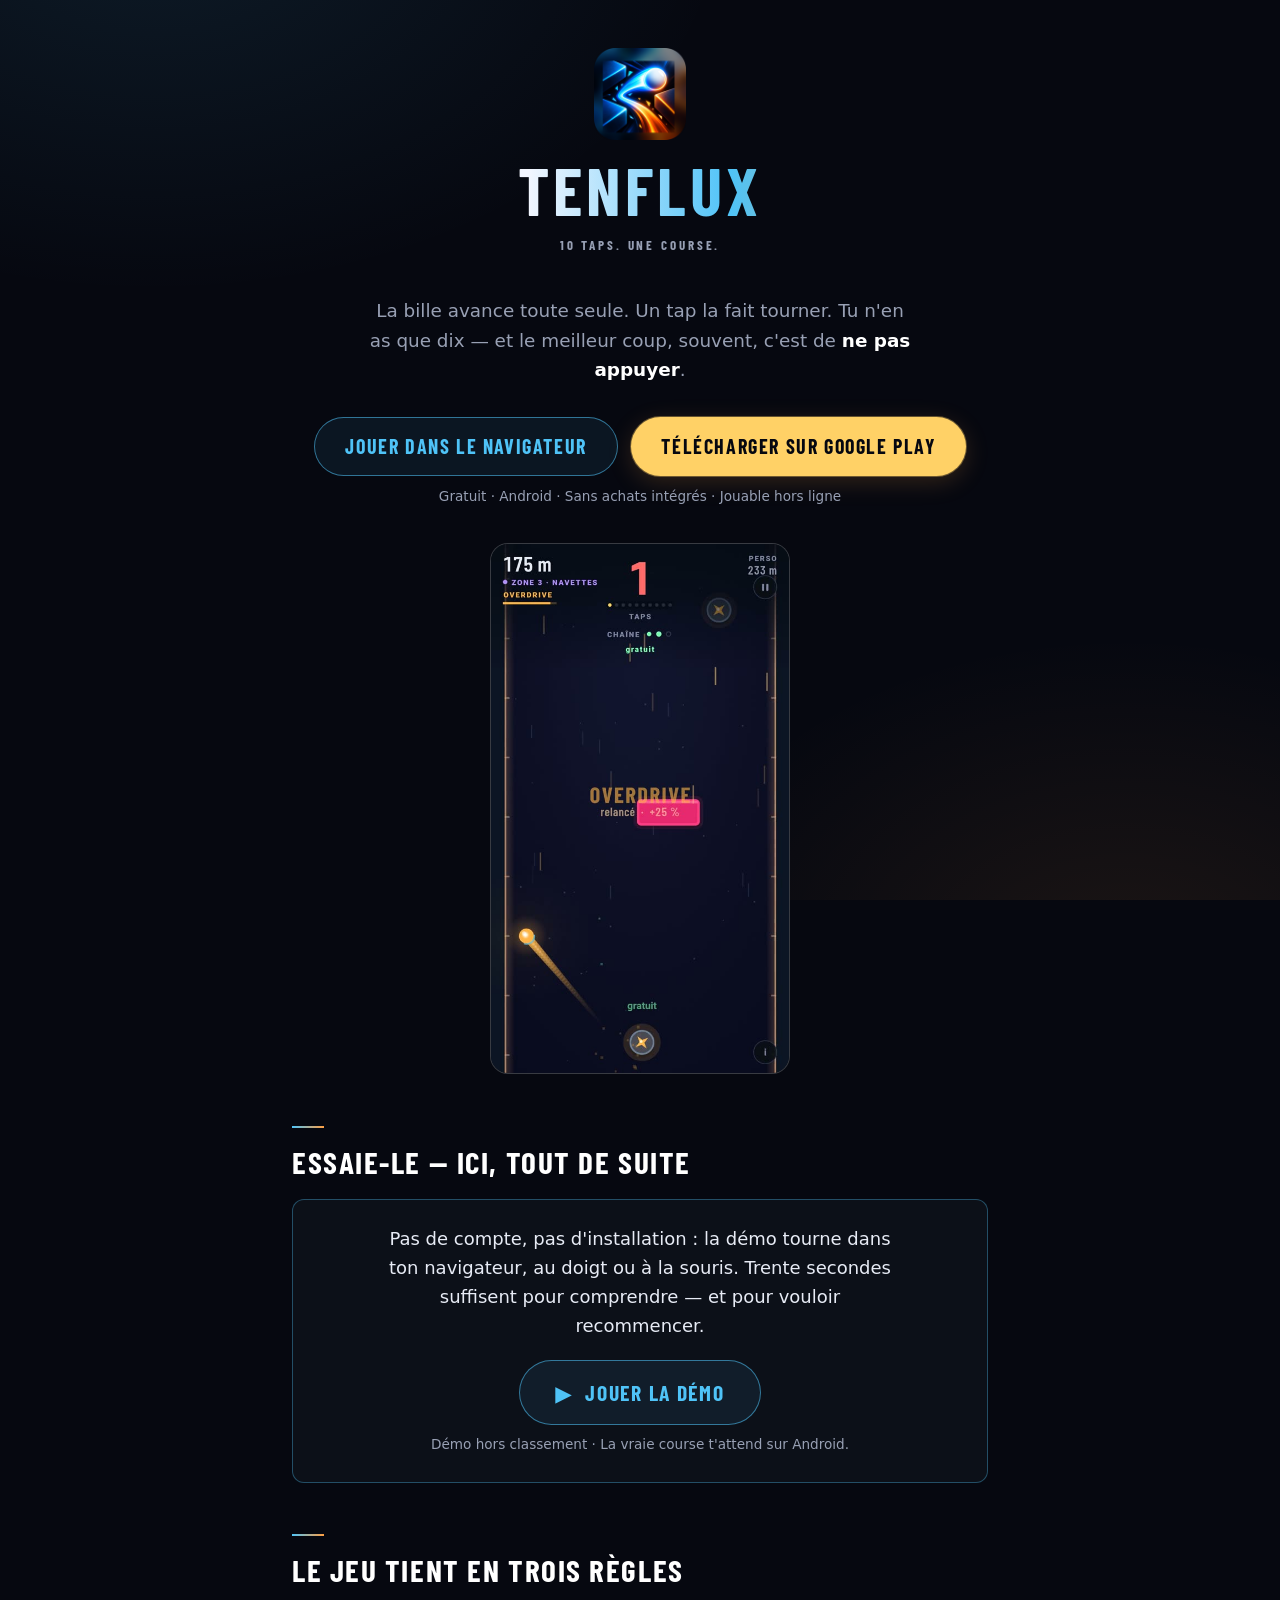
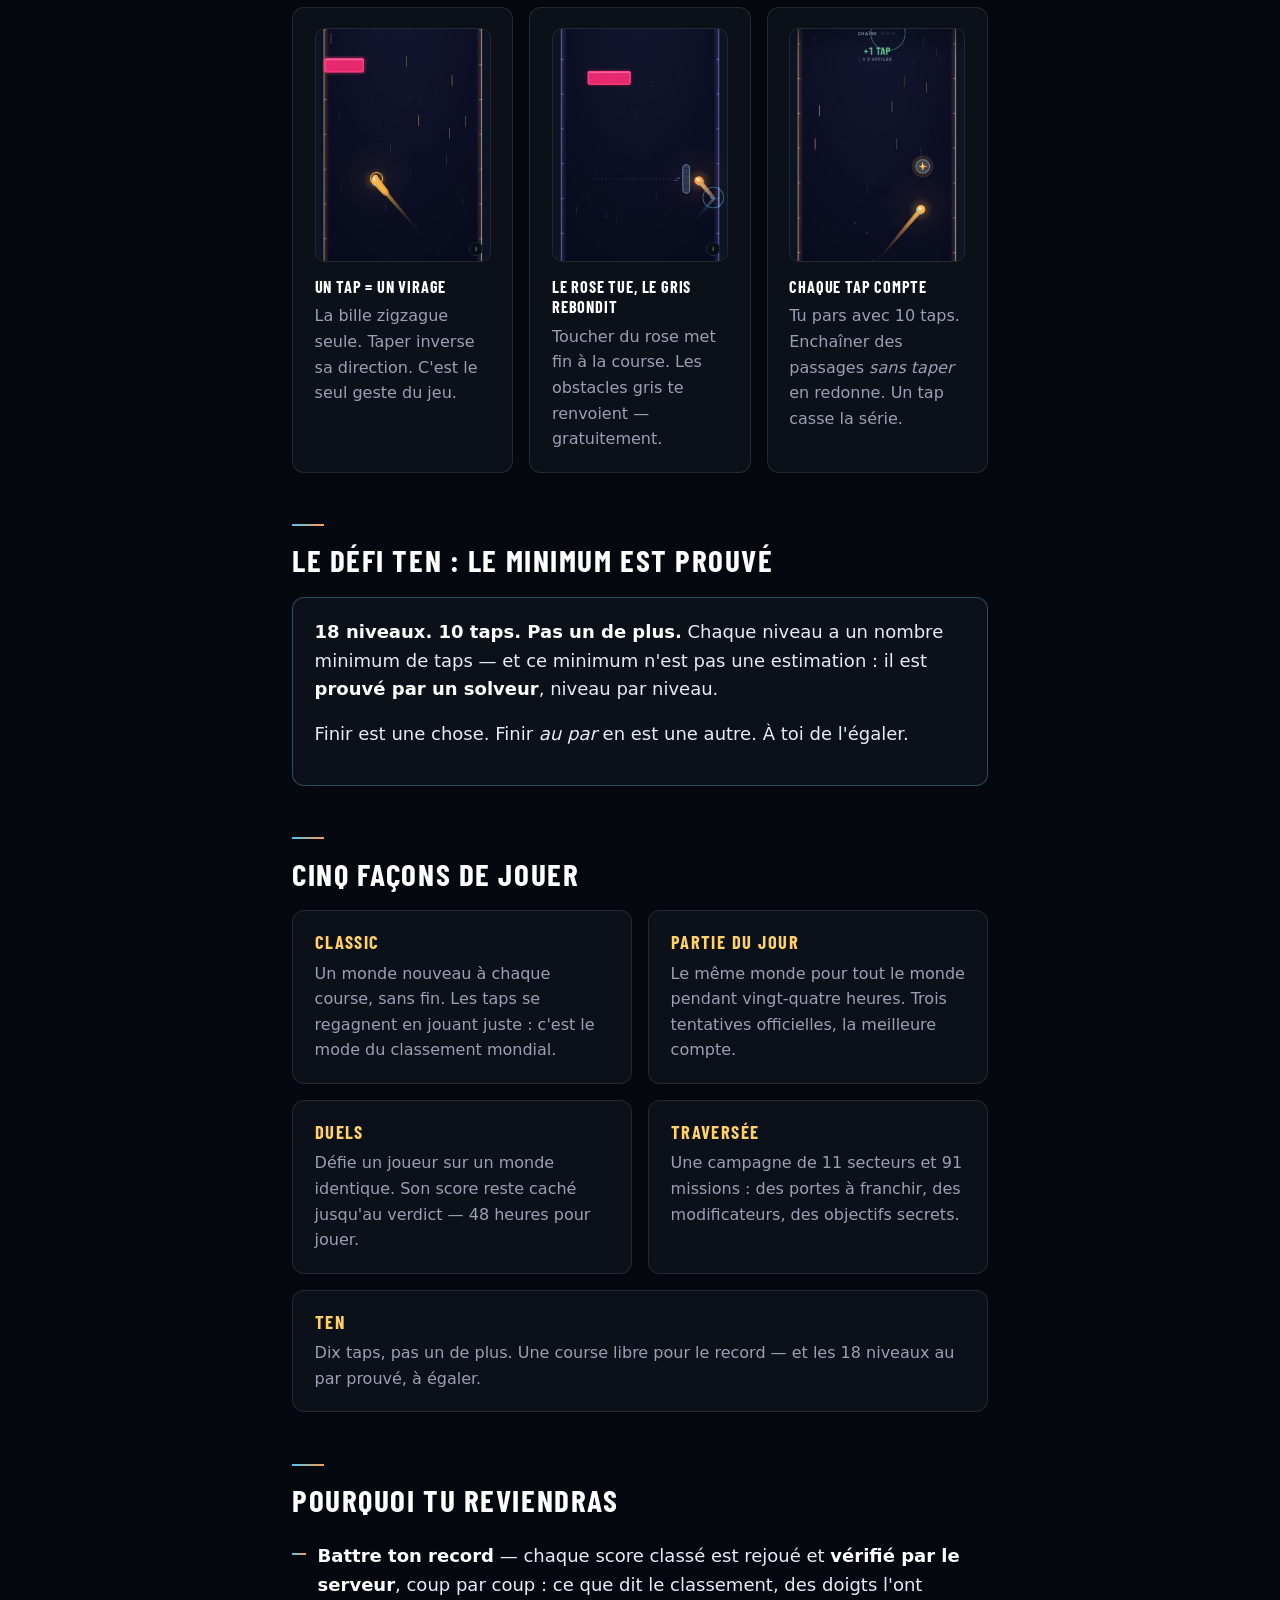
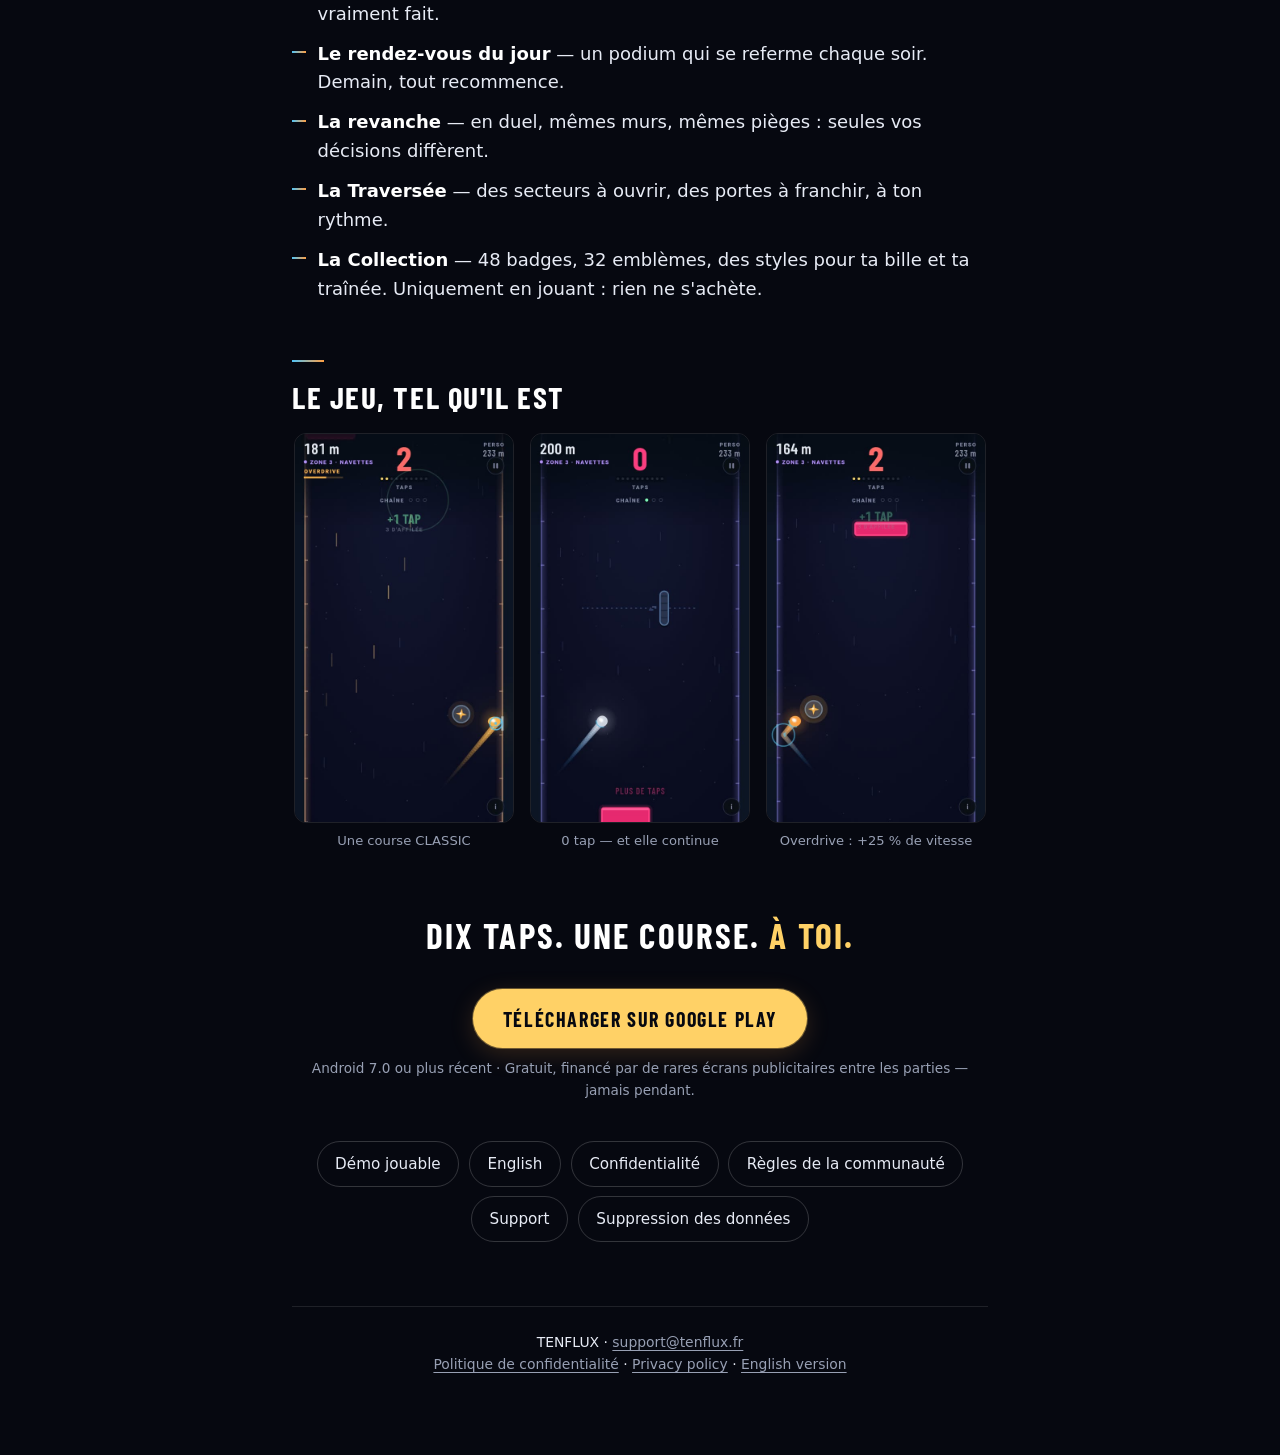
<file: index.html>
<!DOCTYPE html>
<html lang="fr">
<head>
<meta charset="utf-8">
<meta name="viewport" content="width=device-width, initial-scale=1">
<title>TENFLUX — le jeu de précision où chaque tap compte</title>
<meta name="description" content="TENFLUX, jeu d'arcade Android à un doigt : la bille avance seule, un tap la fait tourner, et chaque tap compte. Essaie la démo dans ton navigateur. 18 niveaux au minimum prouvé, partie du jour, duels. Gratuit, sans achats intégrés.">
<meta name="color-scheme" content="dark">
<meta name="theme-color" content="#060810">
<link rel="canonical" href="https://tenflux.fr/">
<link rel="alternate" hreflang="fr" href="https://tenflux.fr/">
<link rel="alternate" hreflang="en" href="https://tenflux.fr/en/">
<link rel="alternate" hreflang="x-default" href="https://tenflux.fr/">
<meta property="og:type" content="website">
<meta property="og:site_name" content="TENFLUX">
<meta property="og:title" content="TENFLUX — 10 taps. Une course.">
<meta property="og:description" content="La bille avance seule. Un tap la fait tourner. Tu n'en as que dix — et le meilleur coup, souvent, c'est de ne pas appuyer. Joue la démo dans ton navigateur, gratuit sur Android.">
<meta property="og:url" content="https://tenflux.fr/">
<meta property="og:image" content="https://tenflux.fr/assets/v2/og_image.jpg">
<meta property="og:image:width" content="1200">
<meta property="og:image:height" content="630">
<meta property="og:locale" content="fr_FR">
<meta property="og:locale:alternate" content="en_US">
<meta name="twitter:card" content="summary_large_image">
<meta name="twitter:title" content="TENFLUX — 10 taps. Une course.">
<meta name="twitter:description" content="Le jeu de précision où chaque tap se compte. Démo jouable dans le navigateur. Gratuit sur Android.">
<meta name="twitter:image" content="https://tenflux.fr/assets/v2/og_image.jpg">
<link rel="icon" href="/assets/tenflux-symbol.png" type="image/png">
<link rel="stylesheet" href="/assets/site.css?v=3">
<script type="application/ld+json">
{
  "@context": "https://schema.org",
  "@type": "VideoGame",
  "name": "TENFLUX",
  "url": "https://tenflux.fr/",
  "image": "https://tenflux.fr/assets/v2/og_image.jpg",
  "description": "Jeu d'arcade de précision à un doigt : la bille avance seule, un tap la fait tourner, et chaque tap compte. Démo jouable dans le navigateur.",
  "inLanguage": ["fr", "en"],
  "applicationCategory": "Game",
  "gamePlatform": "Android",
  "operatingSystem": "Android",
  "offers": { "@type": "Offer", "price": "0", "priceCurrency": "EUR" },
  "installUrl": "https://play.google.com/store/apps/details?id=io.github.kokoswiff.tenflux",
  "subjectOf": { "@type": "WebPage", "name": "Démo jouable TENFLUX", "url": "https://tenflux.fr/play/" }
}
</script>
</head>
<body class="landing">
<main class="wrap">

  <!-- ============ 1 · HERO ============ -->
  <header class="hero">
    <div class="mark">
      <img src="/assets/tenflux-symbol.png" alt="Symbole TENFLUX : une bille et sa traînée" width="92" height="92">
      <h1 class="wordmark">TENFLUX</h1>
      <p class="tagline">10 taps. Une course.</p>
    </div>

    <p class="lede hero-lede">
      La bille avance toute seule. Un tap la fait tourner.
      Tu n'en as que dix — et le meilleur coup, souvent, c'est de <strong>ne pas appuyer</strong>.
    </p>

    <p class="cta-row">
      <a class="btn-demo" href="/play/">Jouer dans le navigateur</a>
      <a class="btn-play" href="https://play.google.com/store/apps/details?id=io.github.kokoswiff.tenflux&amp;referrer=utm_source%3Dtenflux.fr%26utm_medium%3Dweb%26utm_campaign%3Dsite_v3%26utm_content%3Dhero_fr"
         rel="noopener">Télécharger sur Google&nbsp;Play</a>
    </p>
    <p class="cta-sub">Gratuit · Android · Sans achats intégrés · Jouable hors ligne</p>

    <div class="hero-media" style="--poster: url('/assets/v2/hero_poster.jpg')" aria-hidden="true">
      <video class="hero-video" autoplay muted loop playsinline
             width="360" height="640"
             poster="/assets/v2/hero_poster.jpg"
             src="/assets/v2/hero_loop.mp4"></video>
    </div>
  </header>

  <!-- ============ 2 · ESSAIE TENFLUX ============ -->
  <section aria-labelledby="h-try">
    <h2 id="h-try">Essaie-le — ici, tout de suite</h2>
    <div class="card try-card">
      <p>
        Pas de compte, pas d'installation : la démo tourne dans ton navigateur,
        au doigt ou à la souris. Trente secondes suffisent pour comprendre —
        et pour vouloir recommencer.
      </p>
      <p class="cta-row">
        <a class="btn-demo big" href="/play/">▶&nbsp;&nbsp;Jouer la démo</a>
      </p>
      <p class="cta-sub">Démo hors classement · La vraie course t'attend sur Android.</p>
    </div>
  </section>

  <!-- ============ 3 · COMPRENDRE LE JEU ============ -->
  <section aria-labelledby="h-rules">
    <h2 id="h-rules">Le jeu tient en trois règles</h2>
    <div class="grid3">
      <div class="card rule">
        <img src="/assets/v2/rule_tap.jpg" alt="Capture du jeu : la bille dorée change de direction après un tap, sa traînée dessine un zigzag" width="300" height="400" loading="lazy">
        <h3>Un tap&nbsp;=&nbsp;un virage</h3>
        <p>La bille zigzague seule. Taper inverse sa direction. C'est le seul geste du jeu.</p>
      </div>
      <div class="card rule">
        <img src="/assets/v2/rule_colors.jpg" alt="Capture du jeu : un obstacle rose mortel au-dessus d'un plot gris inoffensif" width="300" height="400" loading="lazy">
        <h3>Le rose tue, le gris rebondit</h3>
        <p>Toucher du rose met fin à la course. Les obstacles gris te renvoient — gratuitement.</p>
      </div>
      <div class="card rule">
        <img src="/assets/v2/rule_economy.jpg" alt="Capture du jeu : le compteur affiche +1 TAP gagné après trois passages sans taper" width="300" height="400" loading="lazy">
        <h3>Chaque tap compte</h3>
        <p>Tu pars avec 10 taps. Enchaîner des passages <em>sans taper</em> en redonne. Un tap casse la série.</p>
      </div>
    </div>
  </section>

  <!-- ============ 4 · LE DÉFI TEN ============ -->
  <section aria-labelledby="h-ten">
    <h2 id="h-ten">Le défi TEN : le minimum est prouvé</h2>
    <div class="card feature">
      <p>
        <strong>18 niveaux. 10 taps. Pas un de plus.</strong> Chaque niveau a un
        nombre minimum de taps — et ce minimum n'est pas une estimation :
        il est <strong>prouvé par un solveur</strong>, niveau par niveau.
      </p>
      <p>
        Finir est une chose. Finir <em>au par</em> en est une autre.
        À toi de l'égaler.
      </p>
    </div>
  </section>

  <!-- ============ 5 · LES MODES ============ -->
  <section aria-labelledby="h-modes">
    <h2 id="h-modes">Cinq façons de jouer</h2>
    <div class="modes-grid">
      <div class="card mode">
        <h3>Classic</h3>
        <p>Un monde nouveau à chaque course, sans fin. Les taps se regagnent en
          jouant juste : c'est le mode du classement mondial.</p>
      </div>
      <div class="card mode">
        <h3>Partie du jour</h3>
        <p>Le même monde pour tout le monde pendant vingt-quatre heures.
          Trois tentatives officielles, la meilleure compte.</p>
      </div>
      <div class="card mode">
        <h3>Duels</h3>
        <p>Défie un joueur sur un monde identique. Son score reste caché
          jusqu'au verdict — 48 heures pour jouer.</p>
      </div>
      <div class="card mode">
        <h3>Traversée</h3>
        <p>Une campagne de 11 secteurs et 91 missions : des portes à franchir,
          des modificateurs, des objectifs secrets.</p>
      </div>
      <div class="card mode mode-wide">
        <h3>TEN</h3>
        <p>Dix taps, pas un de plus. Une course libre pour le record — et les
          18 niveaux au par prouvé, à égaler.</p>
      </div>
    </div>
  </section>

  <!-- ============ 6 · POURQUOI REVENIR ============ -->
  <section aria-labelledby="h-return">
    <h2 id="h-return">Pourquoi tu reviendras</h2>
    <ul class="reasons">
      <li><strong>Battre ton record</strong> — chaque score classé est rejoué et
        <strong>vérifié par le serveur</strong>, coup par coup : ce que dit le
        classement, des doigts l'ont vraiment fait.</li>
      <li><strong>Le rendez-vous du jour</strong> — un podium qui se referme
        chaque soir. Demain, tout recommence.</li>
      <li><strong>La revanche</strong> — en duel, mêmes murs, mêmes pièges :
        seules vos décisions diffèrent.</li>
      <li><strong>La Traversée</strong> — des secteurs à ouvrir, des portes à
        franchir, à ton rythme.</li>
      <li><strong>La Collection</strong> — 48 badges, 32 emblèmes, des styles
        pour ta bille et ta traînée. Uniquement en jouant : rien ne s'achète.</li>
    </ul>
  </section>

  <!-- ============ 7 · CAPTURES ============ -->
  <section aria-labelledby="h-shots">
    <h2 id="h-shots">Le jeu, tel qu'il est</h2>
    <div class="shots">
      <figure>
        <img src="/assets/v2/shot_run.jpg" alt="Capture réelle : une course en zone 3, la bille et sa traînée dorée entre deux obstacles roses" width="270" height="480" loading="lazy">
        <figcaption>Une course CLASSIC</figcaption>
      </figure>
      <figure>
        <img src="/assets/v2/shot_zero.jpg" alt="Capture réelle : plus aucun tap en réserve, la bille devenue grise continue seule" width="270" height="480" loading="lazy">
        <figcaption>0 tap — et elle continue</figcaption>
      </figure>
      <figure>
        <img src="/assets/v2/shot_overdrive.jpg" alt="Capture réelle : l'Overdrive accélère la bille, l'écran vire à l'ambre" width="270" height="480" loading="lazy">
        <figcaption>Overdrive : +25 % de vitesse</figcaption>
      </figure>
    </div>
  </section>

  <!-- ============ 8 · INSTALLATION ============ -->
  <section class="install" aria-labelledby="h-install">
    <h2 id="h-install" class="visually-hidden">Installer TENFLUX</h2>
    <p class="install-line">Dix taps. Une course. <strong>À toi.</strong></p>
    <p class="cta-row">
      <a class="btn-play" href="https://play.google.com/store/apps/details?id=io.github.kokoswiff.tenflux&amp;referrer=utm_source%3Dtenflux.fr%26utm_medium%3Dweb%26utm_campaign%3Dsite_v3%26utm_content%3Dfooter_fr"
         rel="noopener">Télécharger sur Google&nbsp;Play</a>
    </p>
    <p class="cta-sub">Android 7.0 ou plus récent · Gratuit, financé par de rares écrans publicitaires entre les parties — jamais pendant.</p>
  </section>

  <nav class="nav" aria-label="Pages du site">
    <a href="/play/">Démo jouable</a>
    <a href="/en/">English</a>
    <a href="/privacy/">Confidentialité</a>
    <a href="/rules/">Règles de la communauté</a>
    <a href="/support/">Support</a>
    <a href="/delete-account/">Suppression des données</a>
  </nav>

  <footer>
    <p>
      TENFLUX · <a href="mailto:support@tenflux.fr">support@tenflux.fr</a><br>
      <a href="/privacy/">Politique de confidentialité</a> ·
      <a href="/privacy/en/">Privacy policy</a> ·
      <a href="/en/">English version</a>
    </p>
  </footer>

</main>
</body>
</html>
</file>
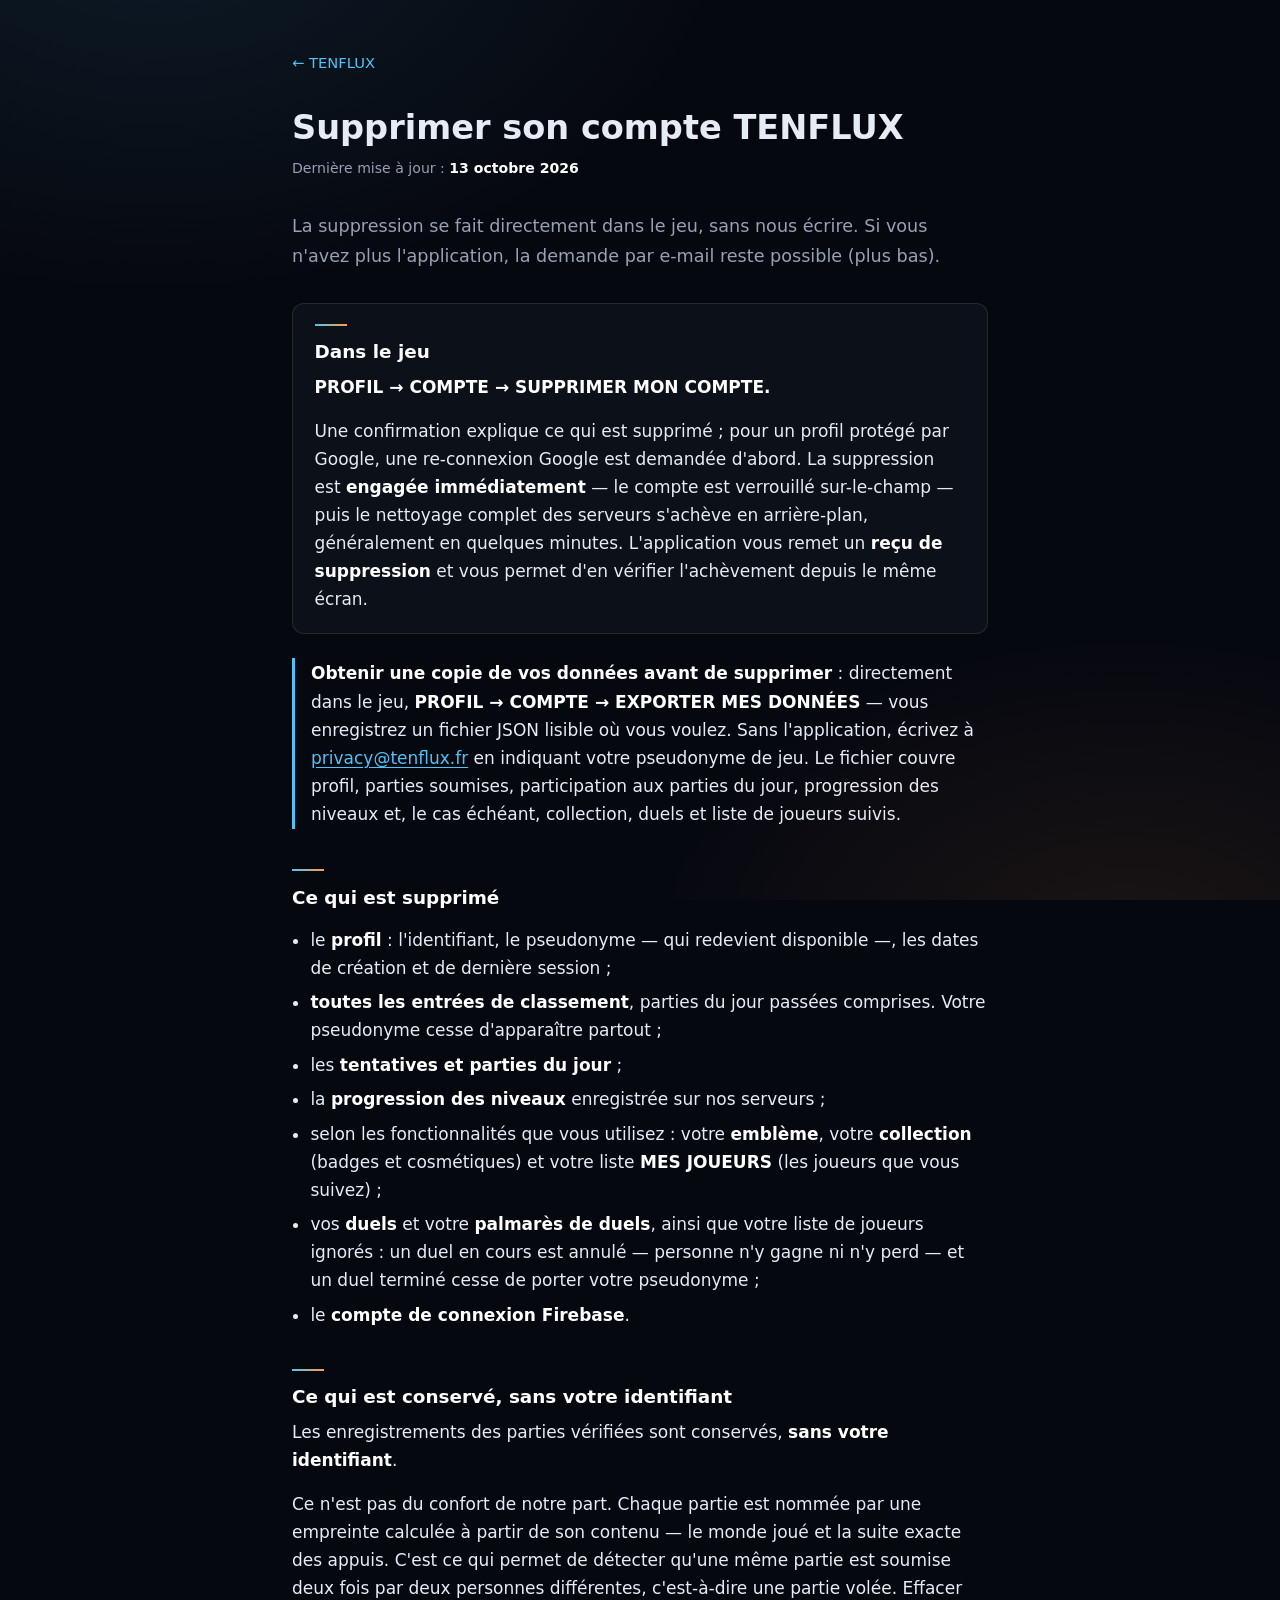
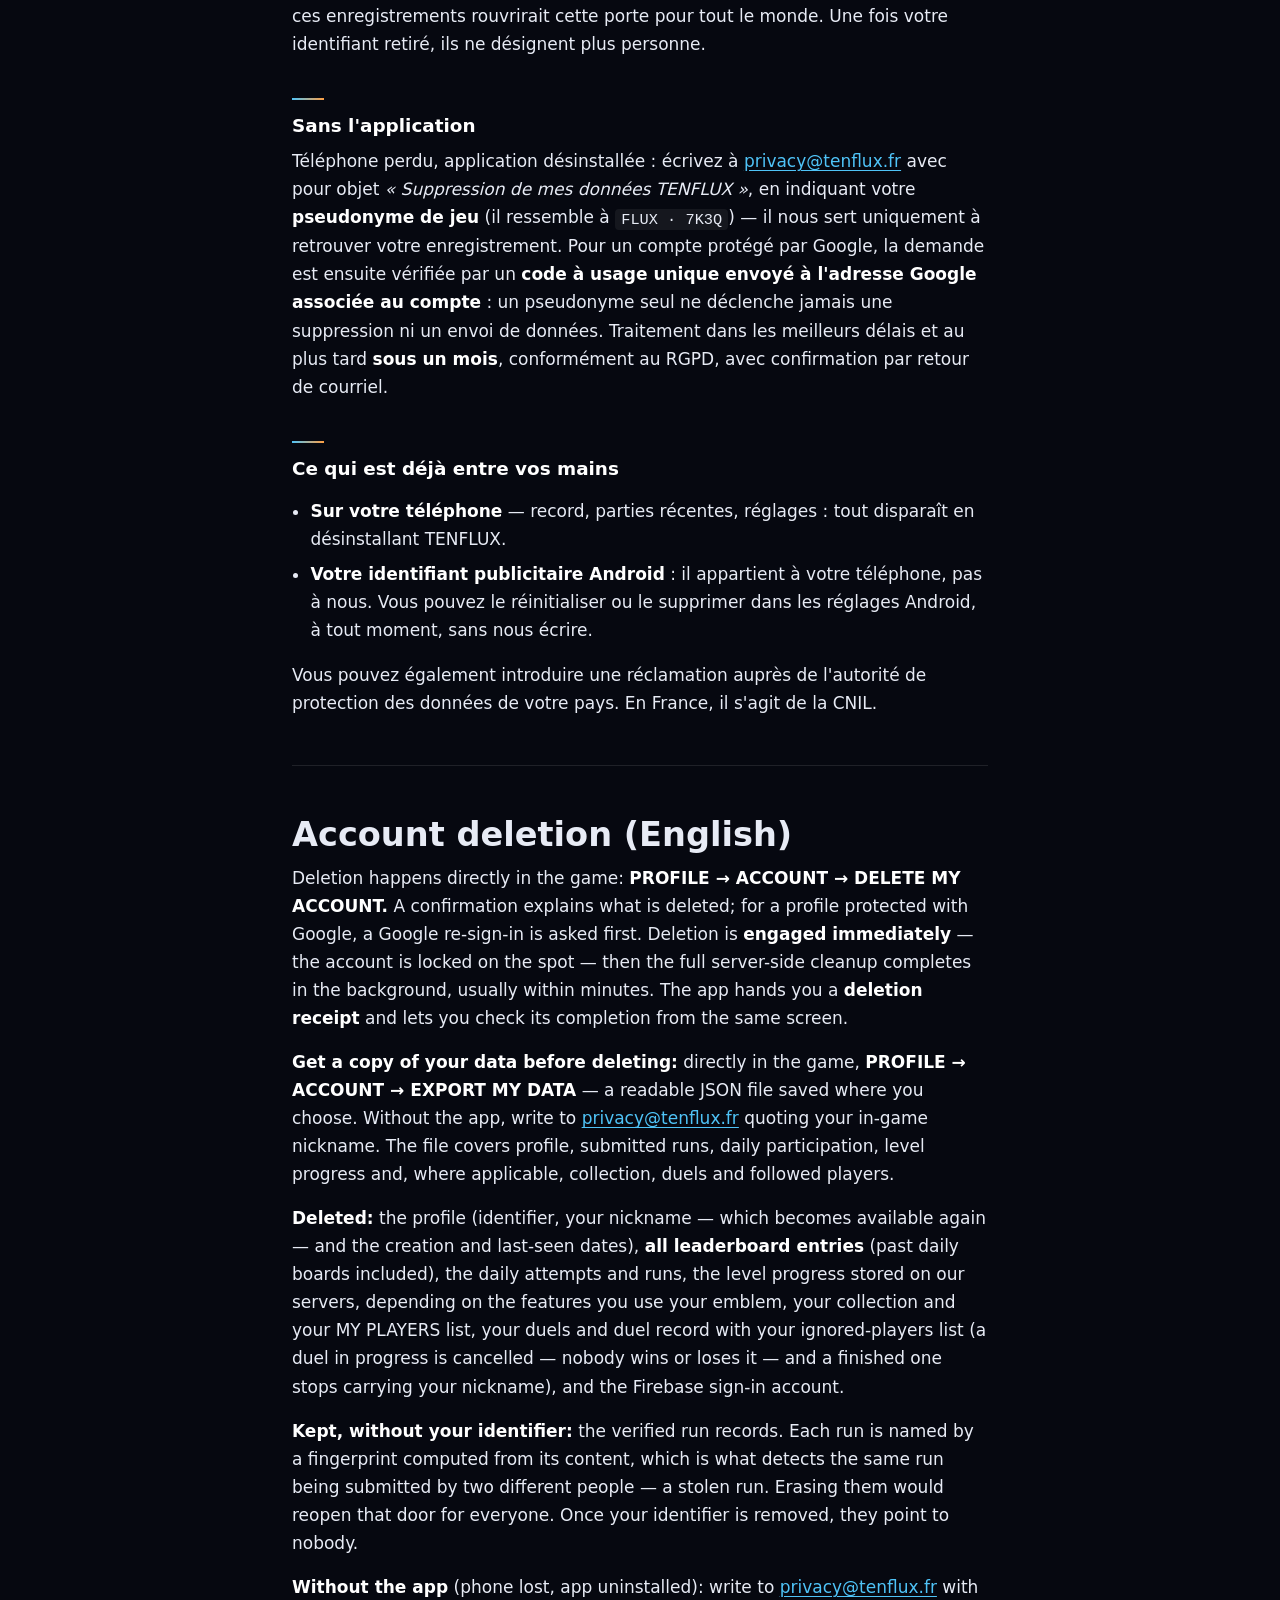
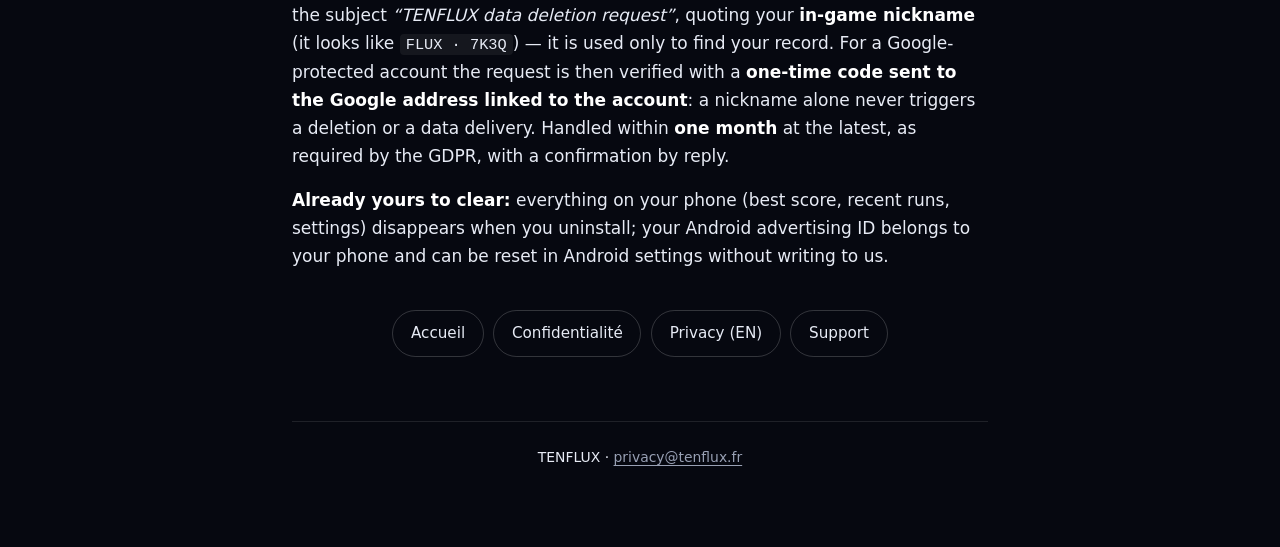
<file: delete-account/index.html>
<!DOCTYPE html>
<html lang="fr">
<head>
<meta charset="utf-8">
<meta name="viewport" content="width=device-width, initial-scale=1">
<title>Suppression du compte — TENFLUX</title>
<meta name="description" content="Comment supprimer votre compte TENFLUX : le bouton dans le jeu, ce qui est effacé, ce qui est conservé, et la demande par e-mail.">
<meta name="color-scheme" content="dark">
<meta name="theme-color" content="#060810">
<link rel="icon" href="/assets/tenflux-symbol.png" type="image/png">
<link rel="stylesheet" href="/assets/site.css">
</head>
<body>
<main class="wrap">

  <a class="back" href="/">TENFLUX</a>

  <h1>Supprimer son compte TENFLUX</h1>
  <p class="meta">Dernière mise à jour : <strong>13 octobre 2026</strong></p>

  <p class="lede">
    La suppression se fait directement dans le jeu, sans nous écrire. Si vous n'avez plus
    l'application, la demande par e-mail reste possible (plus bas).
  </p>

  <div class="card">
    <h2>Dans le jeu</h2>
    <p>
      <strong>PROFIL → COMPTE → SUPPRIMER MON COMPTE.</strong>
    </p>
    <p style="margin-bottom:0">
      Une confirmation explique ce qui est supprimé ; pour un profil protégé par Google, une
      re-connexion Google est demandée d'abord. La suppression est <strong>engagée
      immédiatement</strong> — le compte est verrouillé sur-le-champ — puis le nettoyage
      complet des serveurs s'achève en arrière-plan, généralement en quelques minutes.
      L'application vous remet un <strong>reçu de suppression</strong> et vous permet d'en
      vérifier l'achèvement depuis le même écran.
    </p>
  </div>

  <div class="note">
    <p style="margin:0">
      <strong>Obtenir une copie de vos données avant de supprimer</strong> : directement dans
      le jeu, <strong>PROFIL → COMPTE → EXPORTER MES DONNÉES</strong> — vous enregistrez un
      fichier JSON lisible où vous voulez. Sans l'application, écrivez à
      <a href="mailto:privacy@tenflux.fr?subject=Export%20de%20mes%20donn%C3%A9es%20TENFLUX">privacy@tenflux.fr</a>
      en indiquant votre pseudonyme de jeu. Le fichier couvre profil,
      parties soumises, participation aux parties du jour, progression des niveaux et, le cas
      échéant, collection, duels et liste de joueurs suivis.
    </p>
  </div>

  <h2>Ce qui est supprimé</h2>
  <ul>
    <li>le <strong>profil</strong> : l'identifiant, le pseudonyme — qui redevient
      disponible —, les dates de création et de dernière session ;</li>
    <li><strong>toutes les entrées de classement</strong>, parties du jour passées comprises.
      Votre pseudonyme cesse d'apparaître partout ;</li>
    <li>les <strong>tentatives et parties du jour</strong> ;</li>
    <li>la <strong>progression des niveaux</strong> enregistrée sur nos serveurs ;</li>
    <li>selon les fonctionnalités que vous utilisez : votre <strong>emblème</strong>, votre
      <strong>collection</strong> (badges et cosmétiques) et votre liste
      <strong>MES JOUEURS</strong> (les joueurs que vous suivez) ;</li>
    <li>vos <strong>duels</strong> et votre <strong>palmarès de duels</strong>, ainsi que votre
      liste de joueurs ignorés : un duel en cours est annulé — personne n'y gagne ni n'y perd —
      et un duel terminé cesse de porter votre pseudonyme ;</li>
    <li>le <strong>compte de connexion Firebase</strong>.</li>
  </ul>

  <h2>Ce qui est conservé, sans votre identifiant</h2>
  <p>
    Les enregistrements des parties vérifiées sont conservés, <strong>sans votre
    identifiant</strong>.
  </p>
  <p>
    Ce n'est pas du confort de notre part. Chaque partie est nommée par une empreinte calculée à
    partir de son contenu — le monde joué et la suite exacte des appuis. C'est ce qui permet de
    détecter qu'une même partie est soumise deux fois par deux personnes différentes,
    c'est-à-dire une partie volée. Effacer ces enregistrements rouvrirait cette porte pour tout
    le monde. Une fois votre identifiant retiré, ils ne désignent plus personne.
  </p>

  <h2>Sans l'application</h2>
  <p>
    Téléphone perdu, application désinstallée : écrivez à
    <a href="mailto:privacy@tenflux.fr?subject=Suppression%20de%20mes%20donn%C3%A9es%20TENFLUX">privacy@tenflux.fr</a>
    avec pour objet <em>« Suppression de mes données TENFLUX »</em>, en indiquant votre
    <strong>pseudonyme de jeu</strong> (il ressemble à <code>FLUX · 7K3Q</code>) — il nous
    sert uniquement à retrouver votre enregistrement. Pour un compte protégé par Google, la
    demande est ensuite vérifiée par un <strong>code à usage unique envoyé à l'adresse Google
    associée au compte</strong> : un pseudonyme seul ne déclenche jamais une suppression ni un
    envoi de données. Traitement dans les meilleurs délais et au plus tard <strong>sous un
    mois</strong>, conformément au RGPD, avec confirmation par retour de courriel.
  </p>

  <h2>Ce qui est déjà entre vos mains</h2>
  <ul>
    <li><strong>Sur votre téléphone</strong> — record, parties récentes, réglages : tout
      disparaît en désinstallant TENFLUX.</li>
    <li><strong>Votre identifiant publicitaire Android</strong> : il appartient à votre
      téléphone, pas à nous. Vous pouvez le réinitialiser ou le supprimer dans les réglages
      Android, à tout moment, sans nous écrire.</li>
  </ul>

  <p>
    Vous pouvez également introduire une réclamation auprès de l'autorité de protection des
    données de votre pays. En France, il s'agit de la CNIL.
  </p>

  <hr style="border:0;border-top:1px solid rgba(255,255,255,0.10);margin:3rem 0;">

  <h1 lang="en">Account deletion (English)</h1>
  <p lang="en">
    Deletion happens directly in the game: <strong>PROFILE → ACCOUNT → DELETE MY
    ACCOUNT.</strong> A confirmation explains what is deleted; for a profile protected with
    Google, a Google re-sign-in is asked first. Deletion is <strong>engaged
    immediately</strong> — the account is locked on the spot — then the full server-side
    cleanup completes in the background, usually within minutes. The app hands you a
    <strong>deletion receipt</strong> and lets you check its completion from the same screen.
  </p>
  <p lang="en">
    <strong>Get a copy of your data before deleting:</strong> directly in the game,
    <strong>PROFILE → ACCOUNT → EXPORT MY DATA</strong> — a readable JSON file saved where
    you choose. Without the app, write to
    <a href="mailto:privacy@tenflux.fr?subject=TENFLUX%20data%20export%20request">privacy@tenflux.fr</a>
    quoting your in-game nickname. The file covers profile, submitted runs,
    daily participation, level progress and, where applicable, collection, duels and followed
    players.
  </p>
  <p lang="en">
    <strong>Deleted:</strong> the profile (identifier, your nickname — which becomes available
    again — and the creation and last-seen dates), <strong>all leaderboard entries</strong>
    (past daily boards included), the daily attempts and runs, the level progress stored on our
    servers, depending on the features you use your emblem, your collection and your MY PLAYERS
    list, your duels and duel record with your ignored-players list (a duel in progress is
    cancelled — nobody wins or loses it — and a finished one stops carrying your nickname),
    and the Firebase sign-in account.
  </p>
  <p lang="en">
    <strong>Kept, without your identifier:</strong> the verified run records. Each run is named
    by a fingerprint computed from its content, which is what detects the same run being
    submitted by two different people — a stolen run. Erasing them would reopen that door for
    everyone. Once your identifier is removed, they point to nobody.
  </p>
  <p lang="en">
    <strong>Without the app</strong> (phone lost, app uninstalled): write to
    <a href="mailto:privacy@tenflux.fr?subject=TENFLUX%20data%20deletion%20request">privacy@tenflux.fr</a>
    with the subject <em>“TENFLUX data deletion request”</em>, quoting your <strong>in-game
    nickname</strong> (it looks like <code>FLUX · 7K3Q</code>) — it is used only to find your
    record. For a Google-protected account the request is then verified with a
    <strong>one-time code sent to the Google address linked to the account</strong>: a
    nickname alone never triggers a deletion or a data delivery. Handled within
    <strong>one month</strong> at the latest, as required by the GDPR, with a confirmation by
    reply.
  </p>
  <p lang="en">
    <strong>Already yours to clear:</strong> everything on your phone (best score, recent runs,
    settings) disappears when you uninstall; your Android advertising ID belongs to your phone
    and can be reset in Android settings without writing to us.
  </p>

  <nav class="nav" aria-label="Pages du site">
    <a href="/">Accueil</a>
    <a href="/privacy/">Confidentialité</a>
    <a href="/privacy/en/">Privacy (EN)</a>
    <a href="/support/">Support</a>
  </nav>

  <footer>
    <p>TENFLUX · <a href="mailto:privacy@tenflux.fr">privacy@tenflux.fr</a></p>
  </footer>

</main>
</body>
</html>
</file>
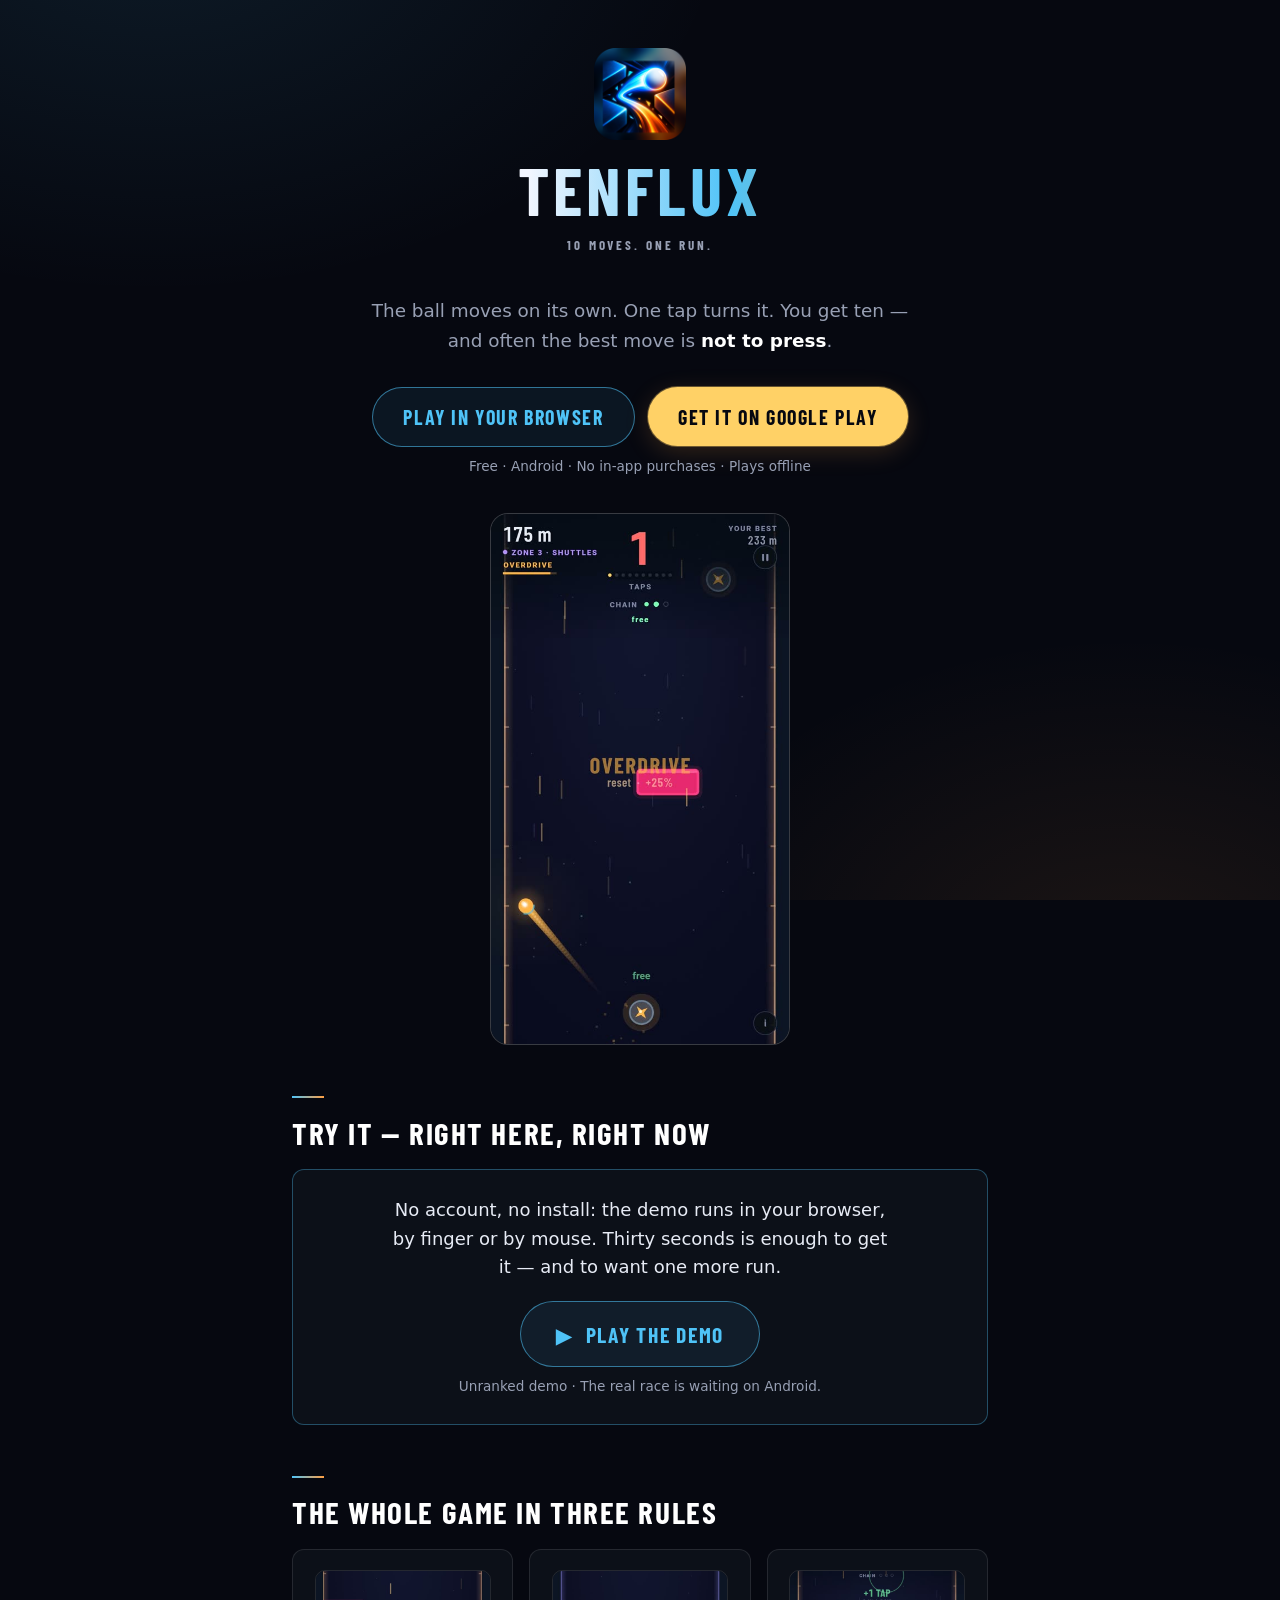
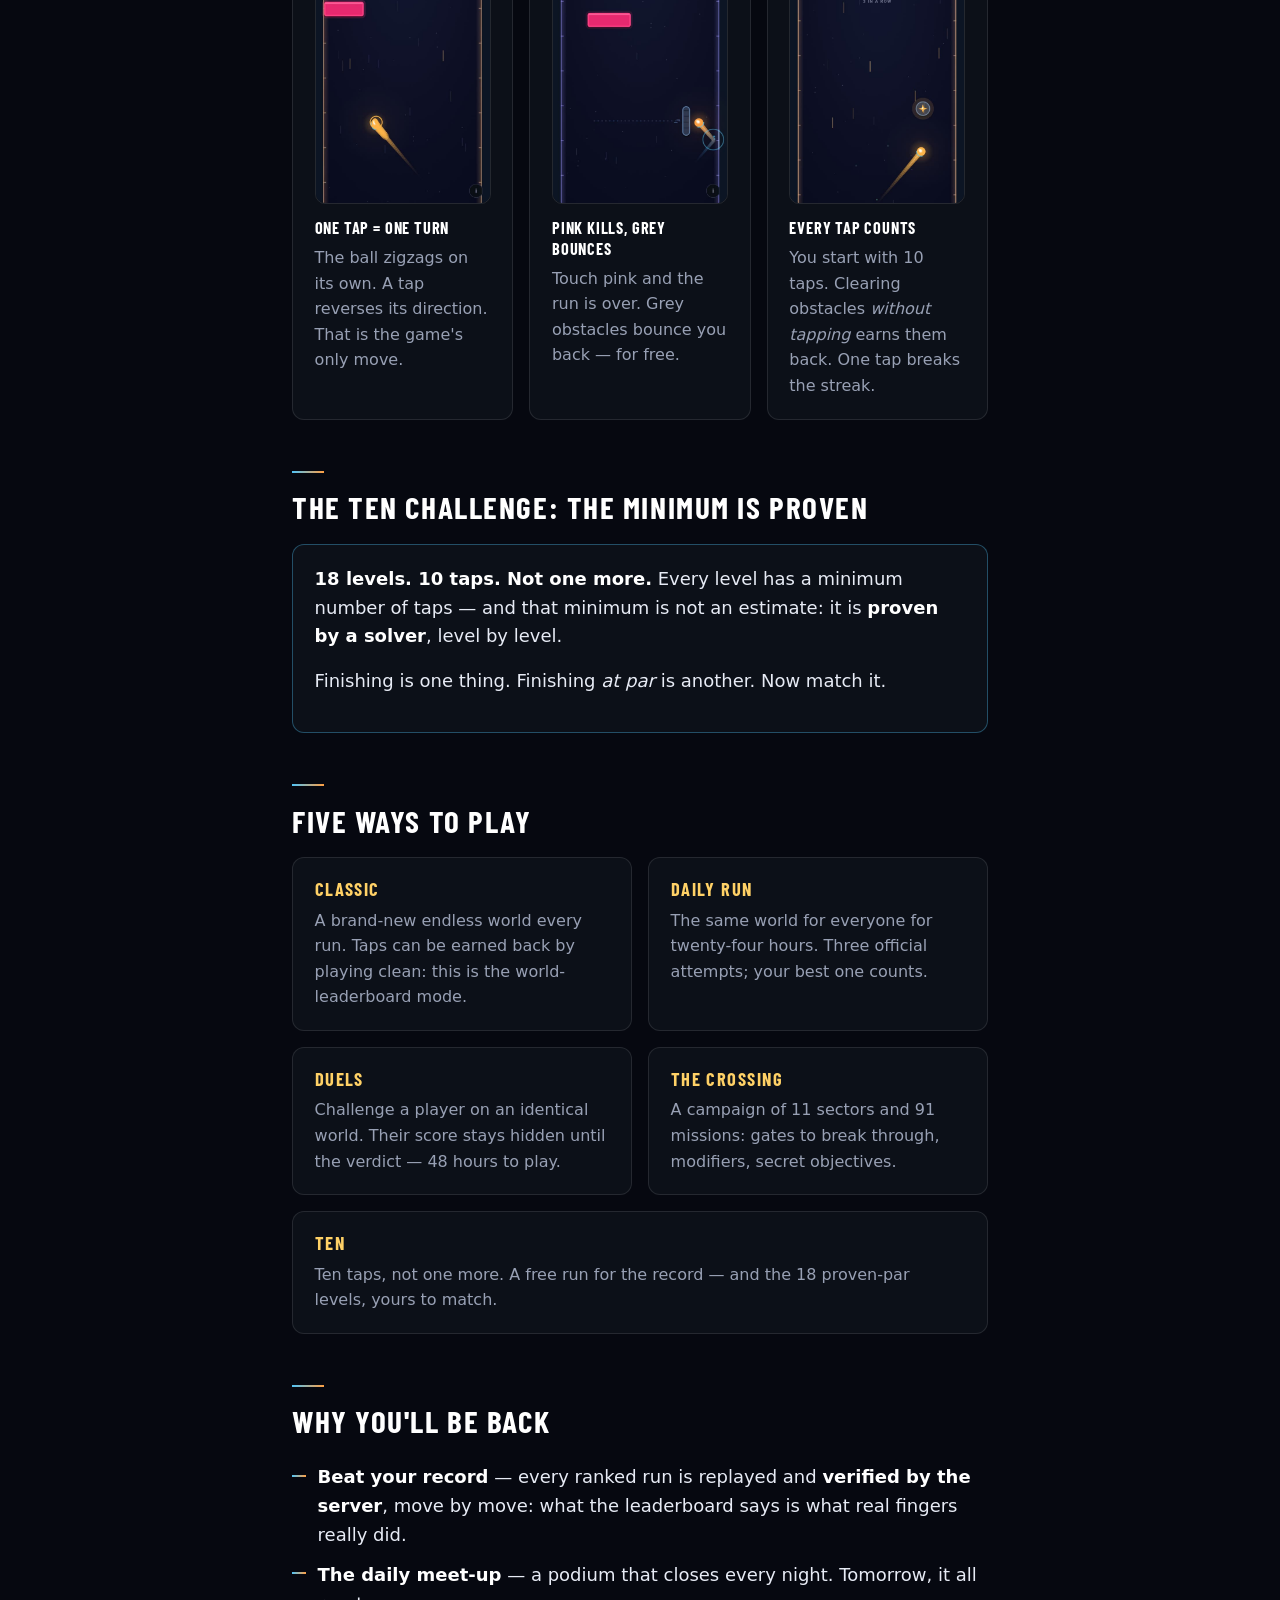
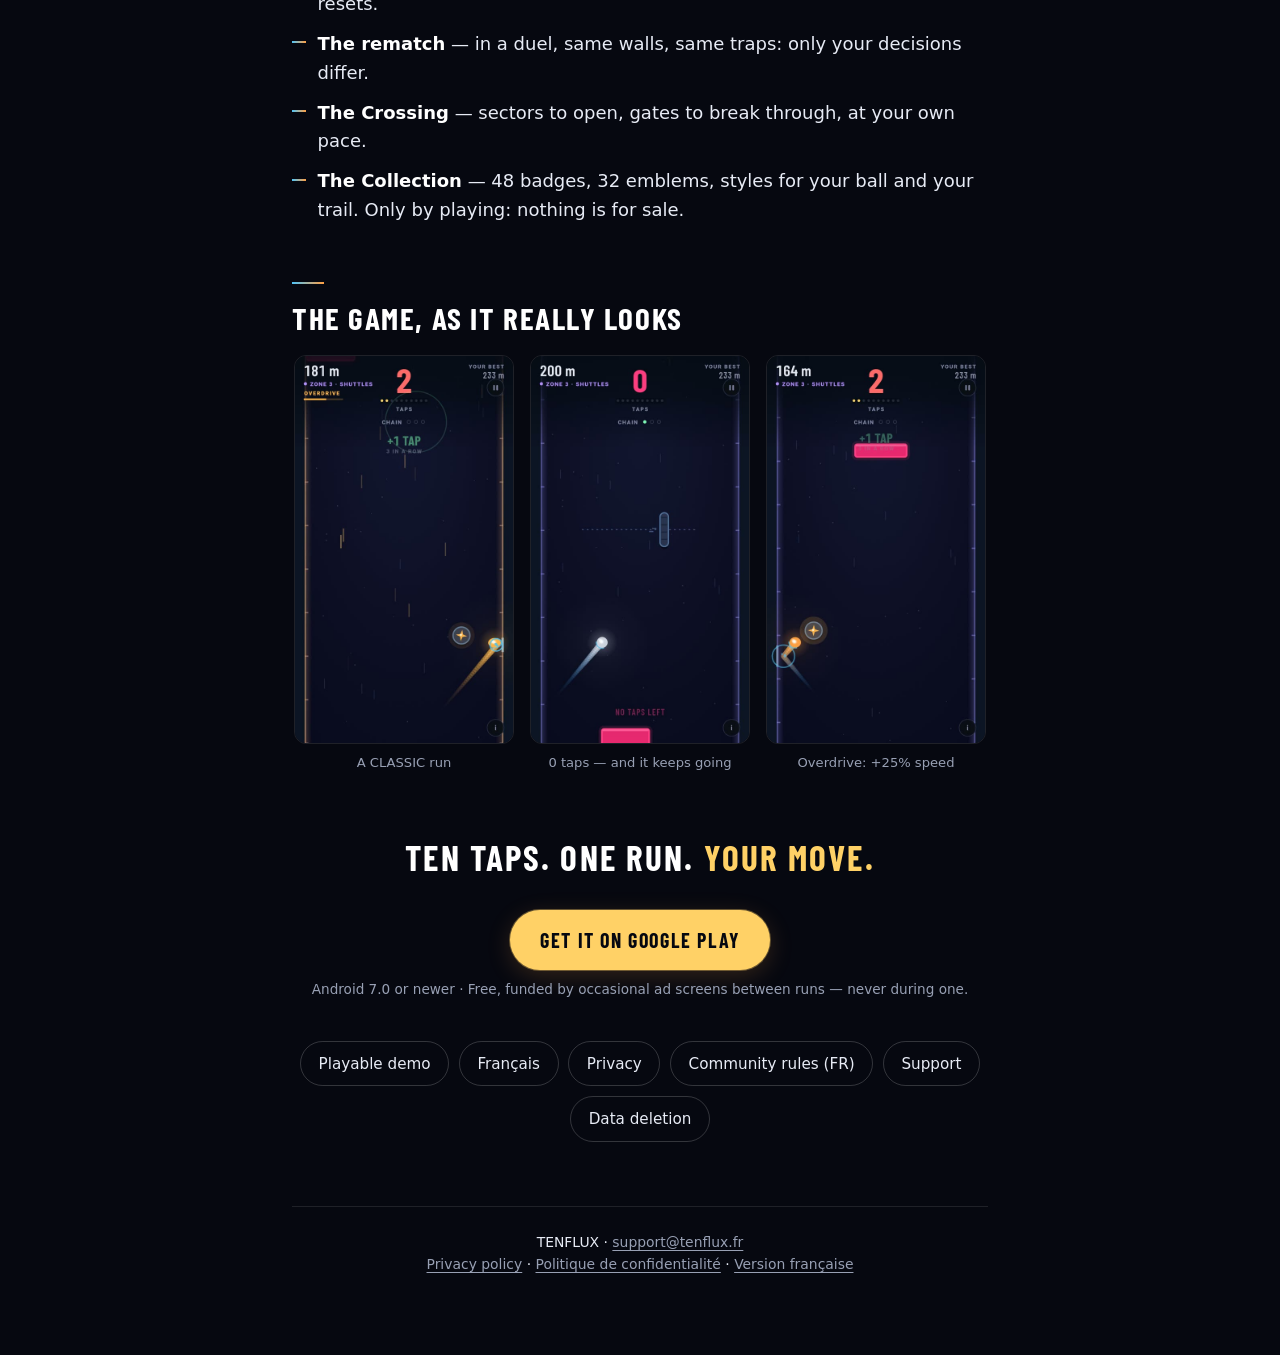
<file: en/index.html>
<!DOCTYPE html>
<html lang="en">
<head>
<meta charset="utf-8">
<meta name="viewport" content="width=device-width, initial-scale=1">
<title>TENFLUX — the precision game where every tap counts</title>
<meta name="description" content="TENFLUX, a one-finger Android arcade game: the ball moves on its own, one tap turns it, and every tap counts. Try the demo in your browser. 18 levels with proven minimums, a daily run, 1v1 duels. Free, no in-app purchases.">
<meta name="color-scheme" content="dark">
<meta name="theme-color" content="#060810">
<link rel="canonical" href="https://tenflux.fr/en/">
<link rel="alternate" hreflang="fr" href="https://tenflux.fr/">
<link rel="alternate" hreflang="en" href="https://tenflux.fr/en/">
<link rel="alternate" hreflang="x-default" href="https://tenflux.fr/">
<meta property="og:type" content="website">
<meta property="og:site_name" content="TENFLUX">
<meta property="og:title" content="TENFLUX — 10 moves. One run.">
<meta property="og:description" content="The ball moves on its own. One tap turns it. You get ten — and often the best move is not to press. Play the demo in your browser, free on Android.">
<meta property="og:url" content="https://tenflux.fr/en/">
<meta property="og:image" content="https://tenflux.fr/assets/v2/og_image_en.jpg">
<meta property="og:image:width" content="1200">
<meta property="og:image:height" content="630">
<meta property="og:locale" content="en_US">
<meta property="og:locale:alternate" content="fr_FR">
<meta name="twitter:card" content="summary_large_image">
<meta name="twitter:title" content="TENFLUX — 10 moves. One run.">
<meta name="twitter:description" content="The precision game where every tap counts. Playable demo in the browser. Free on Android.">
<meta name="twitter:image" content="https://tenflux.fr/assets/v2/og_image_en.jpg">
<link rel="icon" href="/assets/tenflux-symbol.png" type="image/png">
<link rel="stylesheet" href="/assets/site.css?v=3">
<script type="application/ld+json">
{
  "@context": "https://schema.org",
  "@type": "VideoGame",
  "name": "TENFLUX",
  "url": "https://tenflux.fr/en/",
  "image": "https://tenflux.fr/assets/v2/og_image_en.jpg",
  "description": "A one-finger precision arcade game: the ball moves on its own, one tap turns it, and every tap counts. Playable demo in the browser.",
  "inLanguage": ["en", "fr"],
  "applicationCategory": "Game",
  "gamePlatform": "Android",
  "operatingSystem": "Android",
  "offers": { "@type": "Offer", "price": "0", "priceCurrency": "EUR" },
  "installUrl": "https://play.google.com/store/apps/details?id=io.github.kokoswiff.tenflux",
  "subjectOf": { "@type": "WebPage", "name": "TENFLUX playable demo", "url": "https://tenflux.fr/play/en/" }
}
</script>
</head>
<body class="landing">
<main class="wrap">

  <!-- ============ 1 · HERO ============ -->
  <header class="hero">
    <div class="mark">
      <img src="/assets/tenflux-symbol.png" alt="TENFLUX symbol: a ball and its trail" width="92" height="92">
      <h1 class="wordmark">TENFLUX</h1>
      <p class="tagline">10 moves. One run.</p>
    </div>

    <p class="lede hero-lede">
      The ball moves on its own. One tap turns it.
      You get ten — and often the best move is <strong>not to press</strong>.
    </p>

    <p class="cta-row">
      <a class="btn-demo" href="/play/en/">Play in your browser</a>
      <a class="btn-play" href="https://play.google.com/store/apps/details?id=io.github.kokoswiff.tenflux&amp;referrer=utm_source%3Dtenflux.fr%26utm_medium%3Dweb%26utm_campaign%3Dsite_v3%26utm_content%3Dhero_en"
         rel="noopener">Get it on Google&nbsp;Play</a>
    </p>
    <p class="cta-sub">Free · Android · No in-app purchases · Plays offline</p>

    <div class="hero-media" style="--poster: url('/assets/v2/hero_poster_en.jpg')" aria-hidden="true">
      <video class="hero-video" autoplay muted loop playsinline
             width="360" height="640"
             poster="/assets/v2/hero_poster_en.jpg"
             src="/assets/v2/hero_loop_en.mp4"></video>
    </div>
  </header>

  <!-- ============ 2 · TRY TENFLUX ============ -->
  <section aria-labelledby="h-try">
    <h2 id="h-try">Try it — right here, right now</h2>
    <div class="card try-card">
      <p>
        No account, no install: the demo runs in your browser, by finger or by
        mouse. Thirty seconds is enough to get it — and to want one more run.
      </p>
      <p class="cta-row">
        <a class="btn-demo big" href="/play/en/">▶&nbsp;&nbsp;Play the demo</a>
      </p>
      <p class="cta-sub">Unranked demo · The real race is waiting on Android.</p>
    </div>
  </section>

  <!-- ============ 3 · HOW IT WORKS ============ -->
  <section aria-labelledby="h-rules">
    <h2 id="h-rules">The whole game in three rules</h2>
    <div class="grid3">
      <div class="card rule">
        <img src="/assets/v2/rule_tap_en.jpg" alt="In-game capture: the golden ball turns after a tap, its trail drawing a zigzag" width="300" height="400" loading="lazy">
        <h3>One tap&nbsp;=&nbsp;one turn</h3>
        <p>The ball zigzags on its own. A tap reverses its direction. That is the game's only move.</p>
      </div>
      <div class="card rule">
        <img src="/assets/v2/rule_colors_en.jpg" alt="In-game capture: a deadly pink obstacle above a harmless grey post" width="300" height="400" loading="lazy">
        <h3>Pink kills, grey bounces</h3>
        <p>Touch pink and the run is over. Grey obstacles bounce you back — for free.</p>
      </div>
      <div class="card rule">
        <img src="/assets/v2/rule_economy_en.jpg" alt="In-game capture: the counter shows +1 TAP earned after three clean passes" width="300" height="400" loading="lazy">
        <h3>Every tap counts</h3>
        <p>You start with 10 taps. Clearing obstacles <em>without tapping</em> earns them back. One tap breaks the streak.</p>
      </div>
    </div>
  </section>

  <!-- ============ 4 · THE TEN CHALLENGE ============ -->
  <section aria-labelledby="h-ten">
    <h2 id="h-ten">The TEN challenge: the minimum is proven</h2>
    <div class="card feature">
      <p>
        <strong>18 levels. 10 taps. Not one more.</strong> Every level has a minimum
        number of taps — and that minimum is not an estimate: it is
        <strong>proven by a solver</strong>, level by level.
      </p>
      <p>
        Finishing is one thing. Finishing <em>at par</em> is another.
        Now match it.
      </p>
    </div>
  </section>

  <!-- ============ 5 · THE MODES ============ -->
  <section aria-labelledby="h-modes">
    <h2 id="h-modes">Five ways to play</h2>
    <div class="modes-grid">
      <div class="card mode">
        <h3>Classic</h3>
        <p>A brand-new endless world every run. Taps can be earned back by
          playing clean: this is the world-leaderboard mode.</p>
      </div>
      <div class="card mode">
        <h3>Daily run</h3>
        <p>The same world for everyone for twenty-four hours. Three official
          attempts; your best one counts.</p>
      </div>
      <div class="card mode">
        <h3>Duels</h3>
        <p>Challenge a player on an identical world. Their score stays hidden
          until the verdict — 48 hours to play.</p>
      </div>
      <div class="card mode">
        <h3>The Crossing</h3>
        <p>A campaign of 11 sectors and 91 missions: gates to break through,
          modifiers, secret objectives.</p>
      </div>
      <div class="card mode mode-wide">
        <h3>TEN</h3>
        <p>Ten taps, not one more. A free run for the record — and the 18
          proven-par levels, yours to match.</p>
      </div>
    </div>
  </section>

  <!-- ============ 6 · WHY YOU'LL BE BACK ============ -->
  <section aria-labelledby="h-return">
    <h2 id="h-return">Why you'll be back</h2>
    <ul class="reasons">
      <li><strong>Beat your record</strong> — every ranked run is replayed and
        <strong>verified by the server</strong>, move by move: what the
        leaderboard says is what real fingers really did.</li>
      <li><strong>The daily meet-up</strong> — a podium that closes every night.
        Tomorrow, it all resets.</li>
      <li><strong>The rematch</strong> — in a duel, same walls, same traps:
        only your decisions differ.</li>
      <li><strong>The Crossing</strong> — sectors to open, gates to break
        through, at your own pace.</li>
      <li><strong>The Collection</strong> — 48 badges, 32 emblems, styles for
        your ball and your trail. Only by playing: nothing is for sale.</li>
    </ul>
  </section>

  <!-- ============ 7 · SCREENSHOTS ============ -->
  <section aria-labelledby="h-shots">
    <h2 id="h-shots">The game, as it really looks</h2>
    <div class="shots">
      <figure>
        <img src="/assets/v2/shot_run_en.jpg" alt="Real capture: a CLASSIC run in zone 3, the ball and its golden trail between two pink obstacles" width="270" height="480" loading="lazy">
        <figcaption>A CLASSIC run</figcaption>
      </figure>
      <figure>
        <img src="/assets/v2/shot_zero_en.jpg" alt="Real capture: no taps left, the greyed-out ball keeps going on its own" width="270" height="480" loading="lazy">
        <figcaption>0 taps — and it keeps going</figcaption>
      </figure>
      <figure>
        <img src="/assets/v2/shot_overdrive_en.jpg" alt="Real capture: Overdrive speeds the ball up, the screen turns amber" width="270" height="480" loading="lazy">
        <figcaption>Overdrive: +25% speed</figcaption>
      </figure>
    </div>
  </section>

  <!-- ============ 8 · INSTALL ============ -->
  <section class="install" aria-labelledby="h-install">
    <h2 id="h-install" class="visually-hidden">Install TENFLUX</h2>
    <p class="install-line">Ten taps. One run. <strong>Your move.</strong></p>
    <p class="cta-row">
      <a class="btn-play" href="https://play.google.com/store/apps/details?id=io.github.kokoswiff.tenflux&amp;referrer=utm_source%3Dtenflux.fr%26utm_medium%3Dweb%26utm_campaign%3Dsite_v3%26utm_content%3Dfooter_en"
         rel="noopener">Get it on Google&nbsp;Play</a>
    </p>
    <p class="cta-sub">Android 7.0 or newer · Free, funded by occasional ad screens between runs — never during one.</p>
  </section>

  <nav class="nav" aria-label="Site pages">
    <a href="/play/en/">Playable demo</a>
    <a href="/">Français</a>
    <a href="/privacy/en/">Privacy</a>
    <a href="/rules/">Community rules (FR)</a>
    <a href="/support/">Support</a>
    <a href="/delete-account/">Data deletion</a>
  </nav>

  <footer>
    <p>
      TENFLUX · <a href="mailto:support@tenflux.fr">support@tenflux.fr</a><br>
      <a href="/privacy/en/">Privacy policy</a> ·
      <a href="/privacy/">Politique de confidentialité</a> ·
      <a href="/">Version française</a>
    </p>
  </footer>

</main>
</body>
</html>
</file>
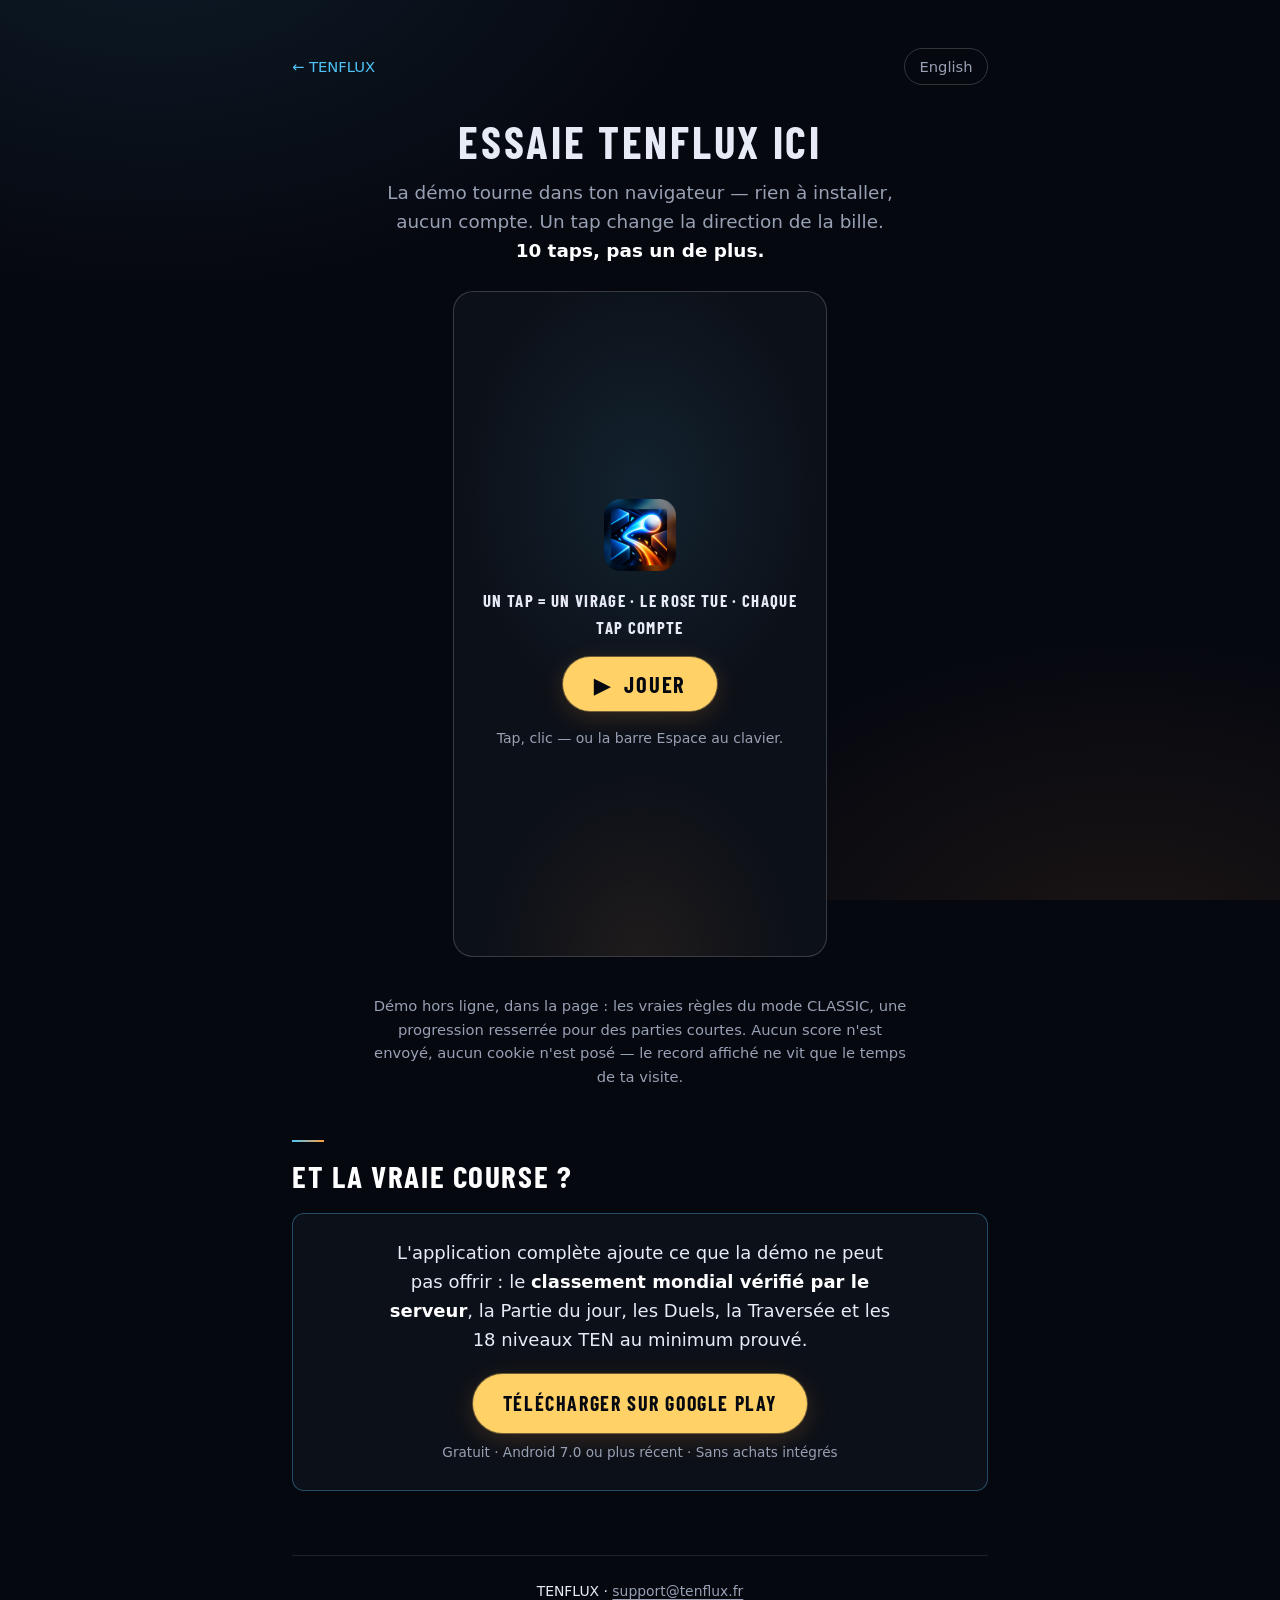
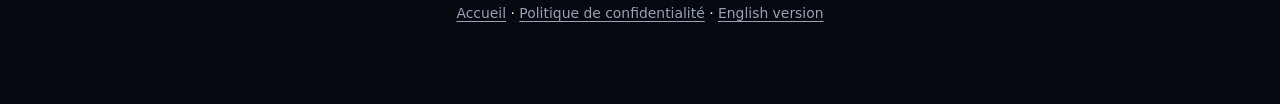
<file: play/index.html>
<!DOCTYPE html>
<html lang="fr">
<head>
<meta charset="utf-8">
<meta name="viewport" content="width=device-width, initial-scale=1">
<title>Jouer à TENFLUX dans le navigateur — démo gratuite</title>
<meta name="description" content="Essaie TENFLUX sans rien installer : la démo officielle tourne dans ton navigateur, au doigt ou à la souris. Un tap change la direction de la bille — 10 taps, pas un de plus.">
<meta name="color-scheme" content="dark">
<meta name="theme-color" content="#060810">
<link rel="canonical" href="https://tenflux.fr/play/">
<link rel="alternate" hreflang="fr" href="https://tenflux.fr/play/">
<link rel="alternate" hreflang="en" href="https://tenflux.fr/play/en/">
<link rel="alternate" hreflang="x-default" href="https://tenflux.fr/play/">
<meta property="og:type" content="website">
<meta property="og:site_name" content="TENFLUX">
<meta property="og:title" content="Joue à TENFLUX dans ton navigateur">
<meta property="og:description" content="La démo officielle, sans compte ni installation. La bille avance toute seule — un tap la fait tourner, et chaque tap compte.">
<meta property="og:url" content="https://tenflux.fr/play/">
<meta property="og:image" content="https://tenflux.fr/assets/v2/og_image.jpg">
<meta property="og:image:width" content="1200">
<meta property="og:image:height" content="630">
<meta property="og:locale" content="fr_FR">
<meta property="og:locale:alternate" content="en_US">
<meta name="twitter:card" content="summary_large_image">
<meta name="twitter:title" content="Joue à TENFLUX dans ton navigateur">
<meta name="twitter:description" content="La démo officielle, sans compte ni installation. 10 taps, pas un de plus.">
<meta name="twitter:image" content="https://tenflux.fr/assets/v2/og_image.jpg">
<link rel="icon" href="/assets/tenflux-symbol.png" type="image/png">
<link rel="stylesheet" href="/assets/site.css?v=3">
<script type="application/ld+json">
{
  "@context": "https://schema.org",
  "@type": "WebPage",
  "name": "Démo jouable TENFLUX",
  "url": "https://tenflux.fr/play/",
  "inLanguage": "fr",
  "about": {
    "@type": "VideoGame",
    "name": "TENFLUX",
    "url": "https://tenflux.fr/",
    "gamePlatform": "Android",
    "installUrl": "https://play.google.com/store/apps/details?id=io.github.kokoswiff.tenflux"
  }
}
</script>
</head>
<body class="landing play-page">
<main class="wrap">

  <nav class="topbar" aria-label="Navigation">
    <a class="back" href="/">TENFLUX</a>
    <a class="lang" href="/play/en/" hreflang="en">English</a>
  </nav>

  <header class="play-head">
    <h1>Essaie TENFLUX ici</h1>
    <p class="lede">
      La démo tourne dans ton navigateur — rien à installer, aucun compte.
      Un tap change la direction de la bille. <strong>10 taps, pas un de plus.</strong>
    </p>
  </header>

  <div class="demo-shell" id="shell">
    <div class="demo-launch" id="launch">
      <img src="/assets/tenflux-symbol.png" alt="" width="72" height="72">
      <p class="demo-rules">Un tap = un virage · Le rose tue · Chaque tap compte</p>
      <button id="startBtn" class="btn-play" type="button">▶&nbsp;&nbsp;Jouer</button>
      <p class="demo-hint">Tap, clic — ou la barre Espace au clavier.</p>
      <noscript>
        <p class="demo-hint">La démo a besoin de JavaScript. Sans lui, le vrai jeu t'attend :
        <a href="https://play.google.com/store/apps/details?id=io.github.kokoswiff.tenflux&amp;referrer=utm_source%3Dtenflux.fr%26utm_medium%3Dweb%26utm_campaign%3Dsite_v3%26utm_content%3Dplay_noscript_fr"
           rel="noopener">TENFLUX sur Google Play</a>.</p>
      </noscript>
    </div>
    <div class="demo-launch" id="demoError" hidden>
      <p class="demo-rules">La démo n'a pas pu se charger.</p>
      <p class="demo-hint">Réessaie en rechargeant la page — ou passe directement à la vraie course :</p>
      <p><a class="btn-play" href="https://play.google.com/store/apps/details?id=io.github.kokoswiff.tenflux&amp;referrer=utm_source%3Dtenflux.fr%26utm_medium%3Dweb%26utm_campaign%3Dsite_v3%26utm_content%3Dplay_error_fr"
         rel="noopener">Télécharger sur Google&nbsp;Play</a></p>
    </div>
  </div>

  <p class="demo-tools">
    <button id="fsBtn" class="btn-ghost" type="button" hidden>Plein écran</button>
  </p>

  <p class="demo-note">
    Démo hors ligne, dans la page : les vraies règles du mode CLASSIC, une
    progression resserrée pour des parties courtes. Aucun score n'est envoyé,
    aucun cookie n'est posé — le record affiché ne vit que le temps de ta visite.
  </p>

  <section aria-labelledby="h-full">
    <h2 id="h-full">Et la vraie course ?</h2>
    <div class="card try-card">
      <p>
        L'application complète ajoute ce que la démo ne peut pas offrir :
        le <strong>classement mondial vérifié par le serveur</strong>, la Partie
        du jour, les Duels, la Traversée et les 18 niveaux TEN au minimum prouvé.
      </p>
      <p class="cta-row">
        <a class="btn-play" href="https://play.google.com/store/apps/details?id=io.github.kokoswiff.tenflux&amp;referrer=utm_source%3Dtenflux.fr%26utm_medium%3Dweb%26utm_campaign%3Dsite_v3%26utm_content%3Dplay_page_fr"
           rel="noopener">Télécharger sur Google&nbsp;Play</a>
      </p>
      <p class="cta-sub">Gratuit · Android 7.0 ou plus récent · Sans achats intégrés</p>
    </div>
  </section>

  <footer>
    <p>
      TENFLUX · <a href="mailto:support@tenflux.fr">support@tenflux.fr</a><br>
      <a href="/">Accueil</a> ·
      <a href="/privacy/">Politique de confidentialité</a> ·
      <a href="/play/en/">English version</a>
    </p>
  </footer>

</main>
<script>
/* First-party only: no request leaves this origin, nothing is tracked.
   The engine is NOT loaded until the visitor asks to play. */
(function () {
  'use strict';
  var shell = document.getElementById('shell');
  var launch = document.getElementById('launch');
  var startBtn = document.getElementById('startBtn');
  var errBox = document.getElementById('demoError');
  var fsBtn = document.getElementById('fsBtn');
  var frame = null;

  function fail() {
    if (frame) { frame.parentNode && frame.parentNode.removeChild(frame); frame = null; }
    launch.hidden = true;
    errBox.hidden = false;
    if (fsBtn) fsBtn.hidden = true;
  }

  startBtn.addEventListener('click', function () {
    if (frame) return;
    startBtn.disabled = true;
    frame = document.createElement('iframe');
    frame.className = 'demo-frame';
    frame.title = 'Démo jouable TENFLUX';
    /* The demo is sandboxed: it can run its own script and open the Play
       listing from its install button, nothing else. */
    frame.setAttribute('sandbox', 'allow-scripts allow-popups allow-popups-to-escape-sandbox');
    var timer = setTimeout(fail, 8000);
    frame.addEventListener('load', function () {
      clearTimeout(timer);
      launch.hidden = true;
      if (fsBtn) fsBtn.hidden = false;
      try { frame.focus(); } catch (e) {}
    });
    frame.addEventListener('error', function () { clearTimeout(timer); fail(); });
    frame.src = '/play/demo/fr/';
    shell.appendChild(frame);
  });

  var fsRequest = shell.requestFullscreen || shell.webkitRequestFullscreen;
  if (!fsRequest) {
    fsBtn.parentNode.removeChild(fsBtn);
    fsBtn = null;
  } else {
    fsBtn.addEventListener('click', function () {
      var fsEl = document.fullscreenElement || document.webkitFullscreenElement;
      try {
        if (fsEl) (document.exitFullscreen || document.webkitExitFullscreen).call(document);
        else fsRequest.call(shell);
      } catch (e) {}
      if (frame) setTimeout(function () { try { frame.focus(); } catch (e) {} }, 60);
    });
  }
})();
</script>
</body>
</html>
</file>
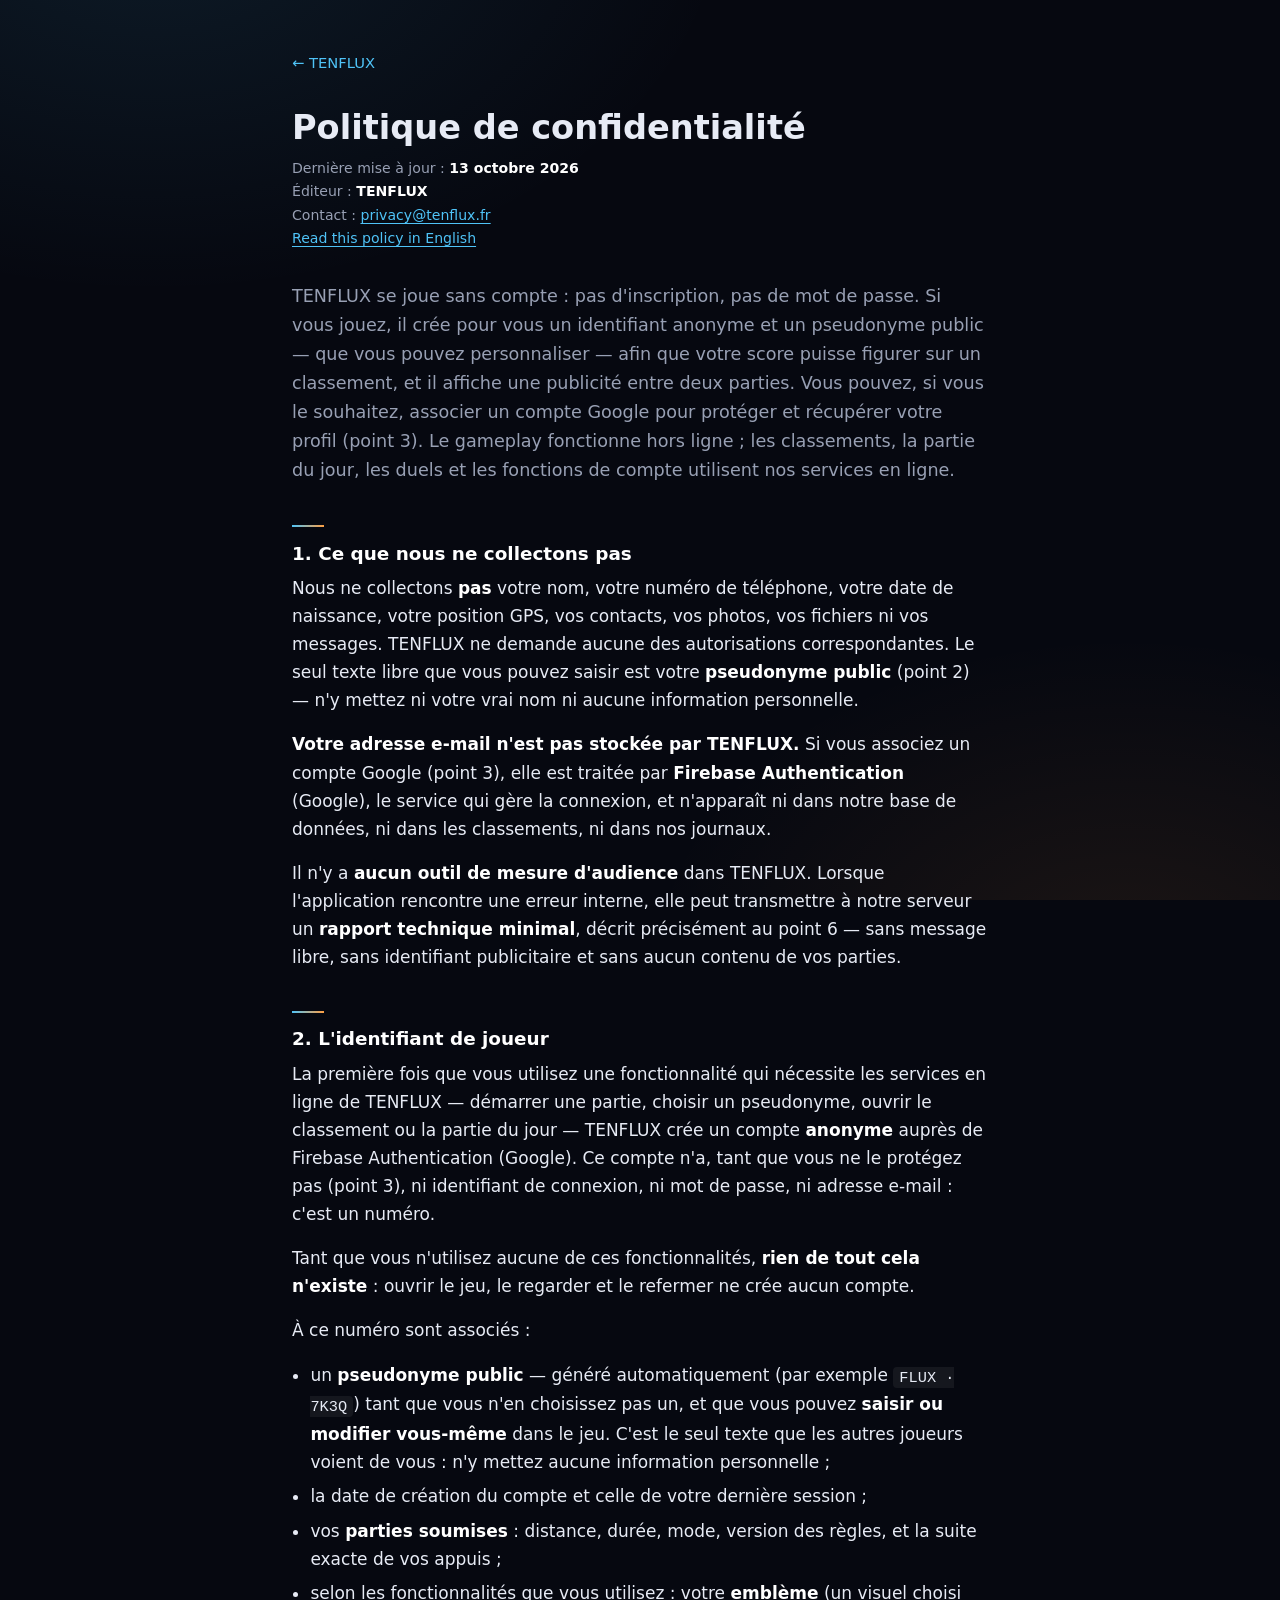
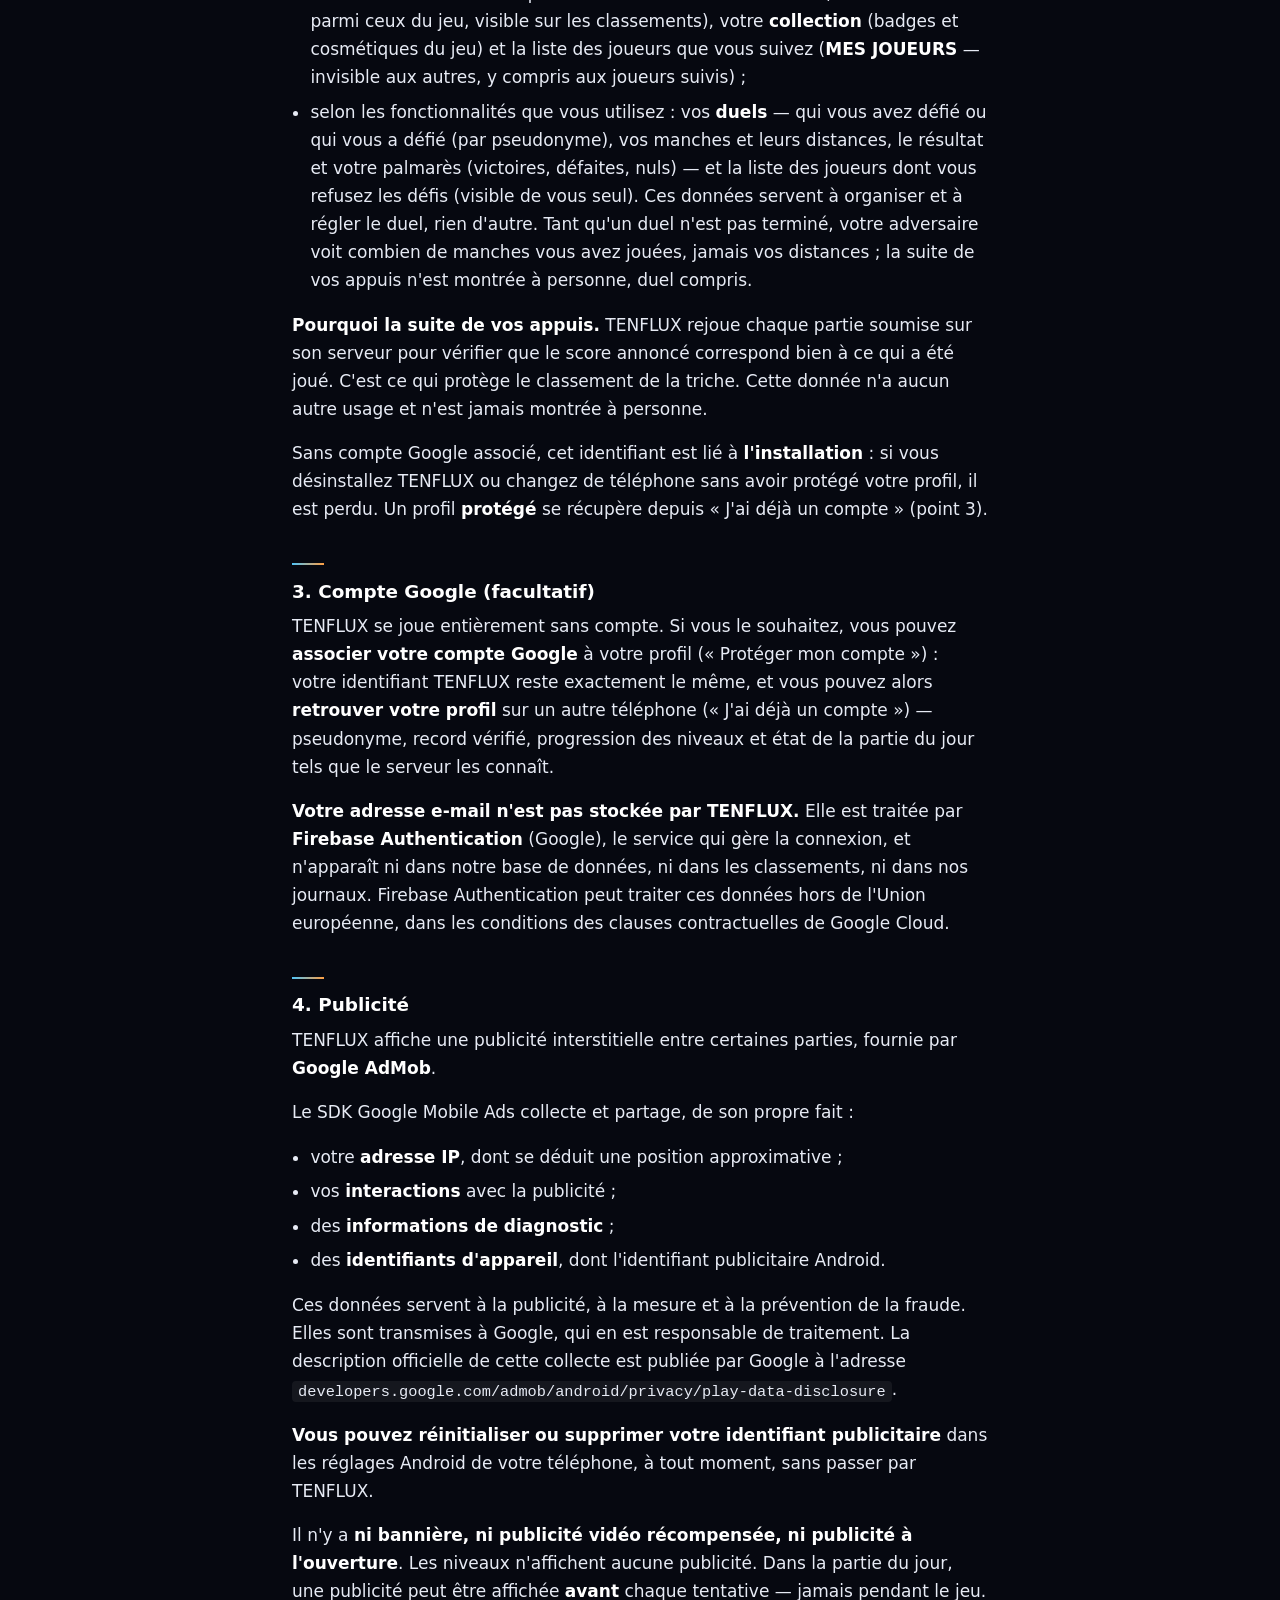
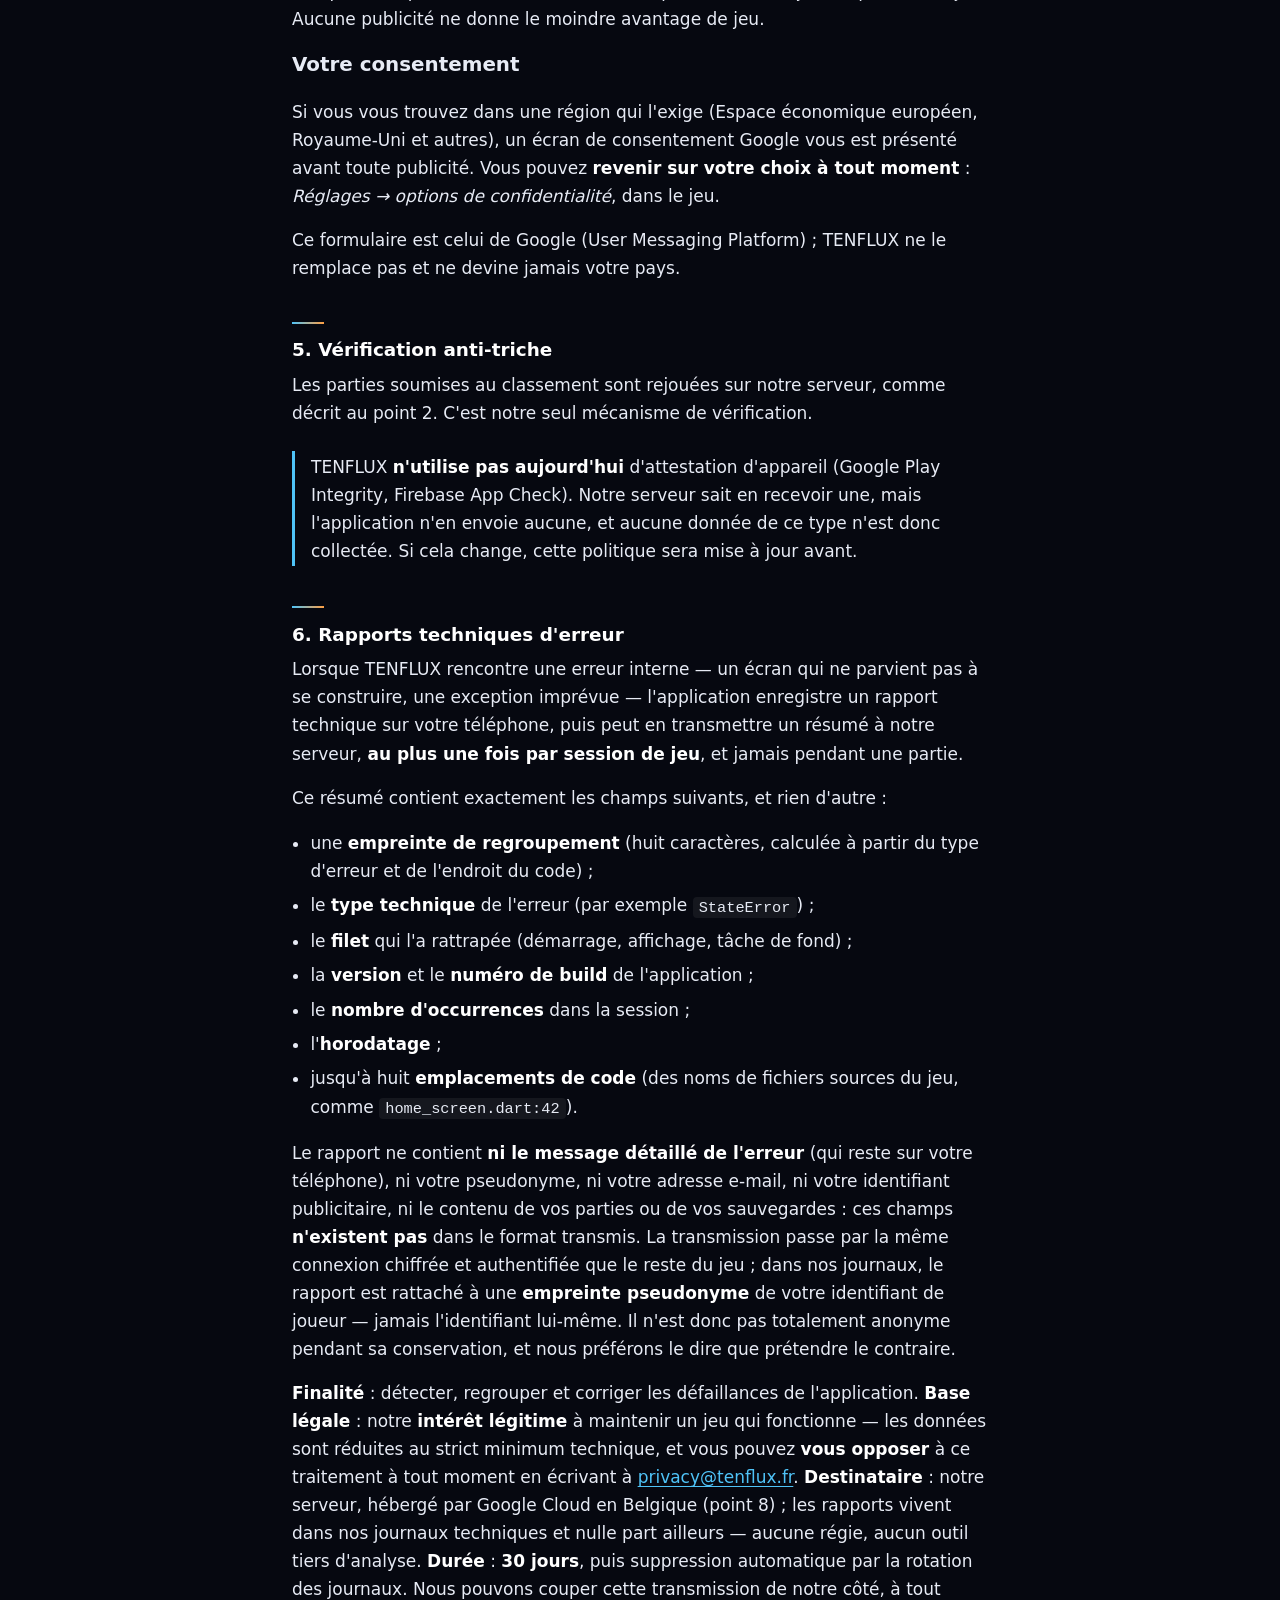
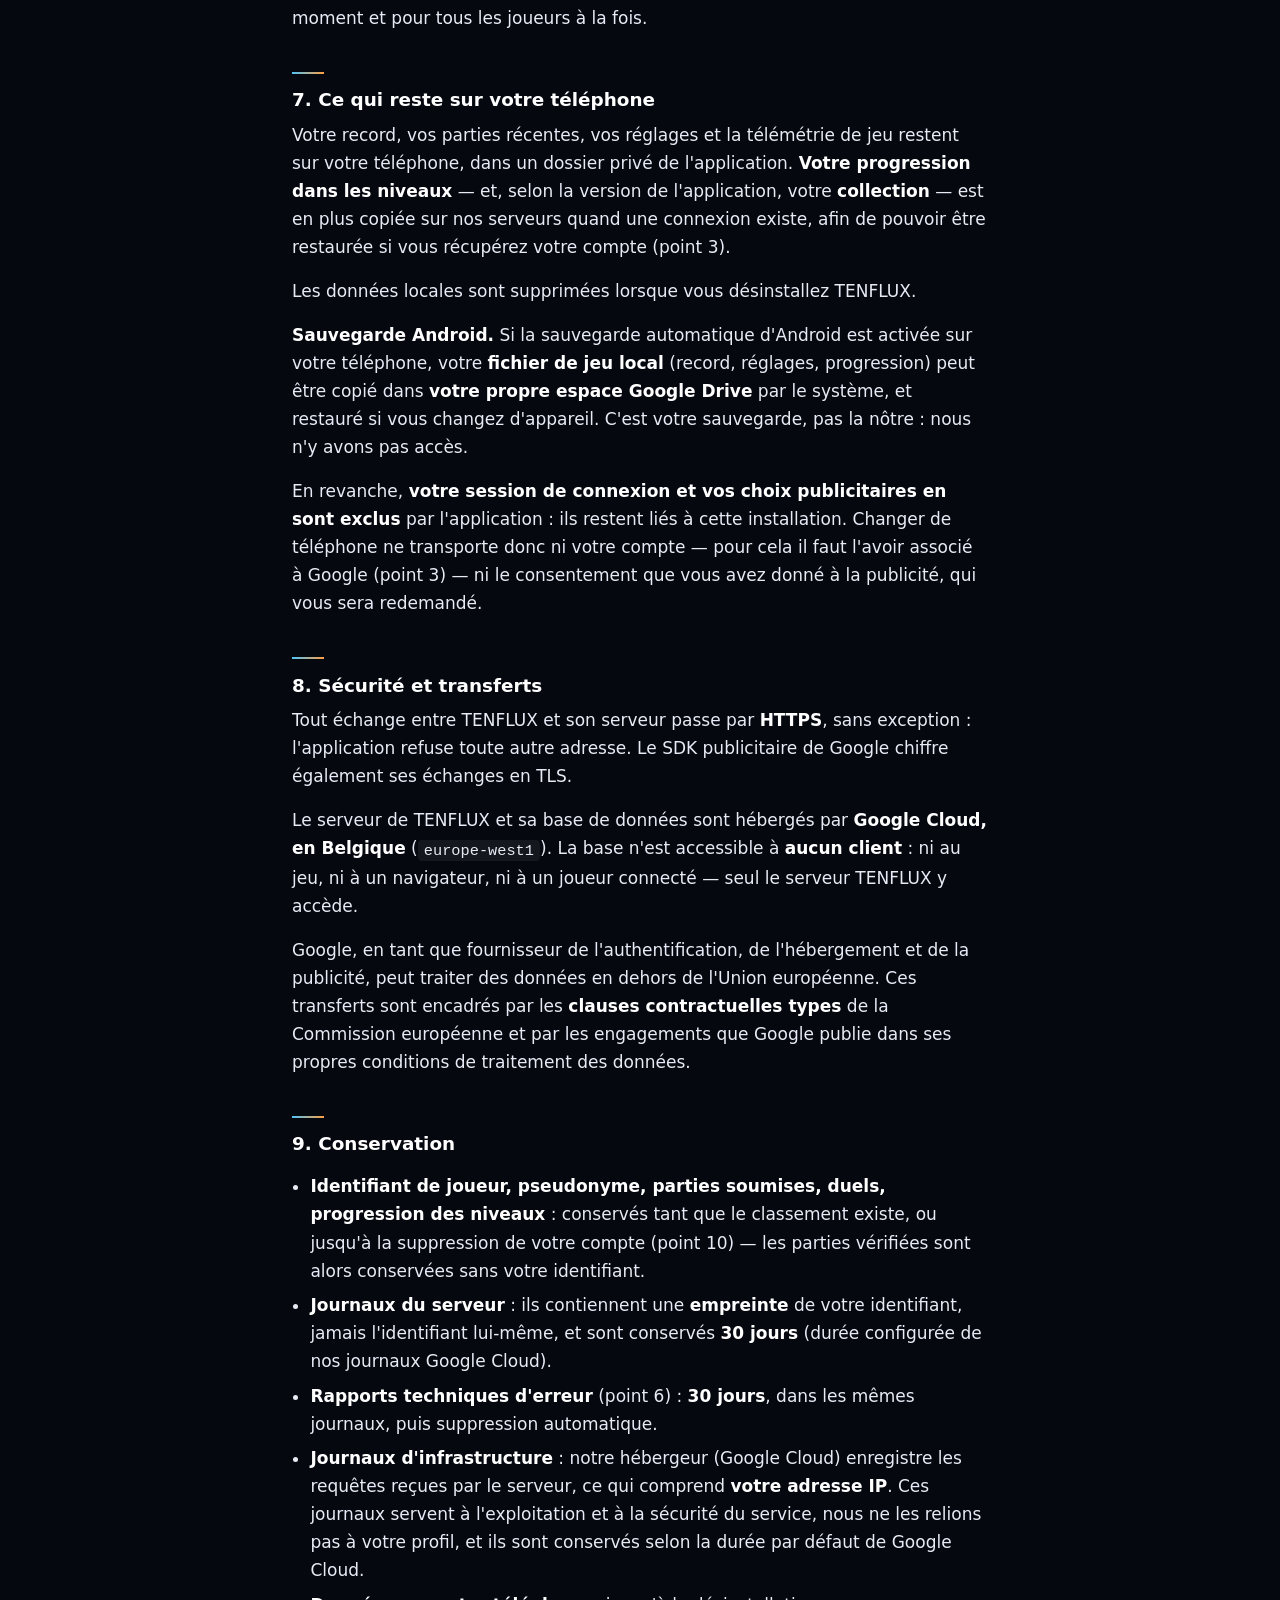
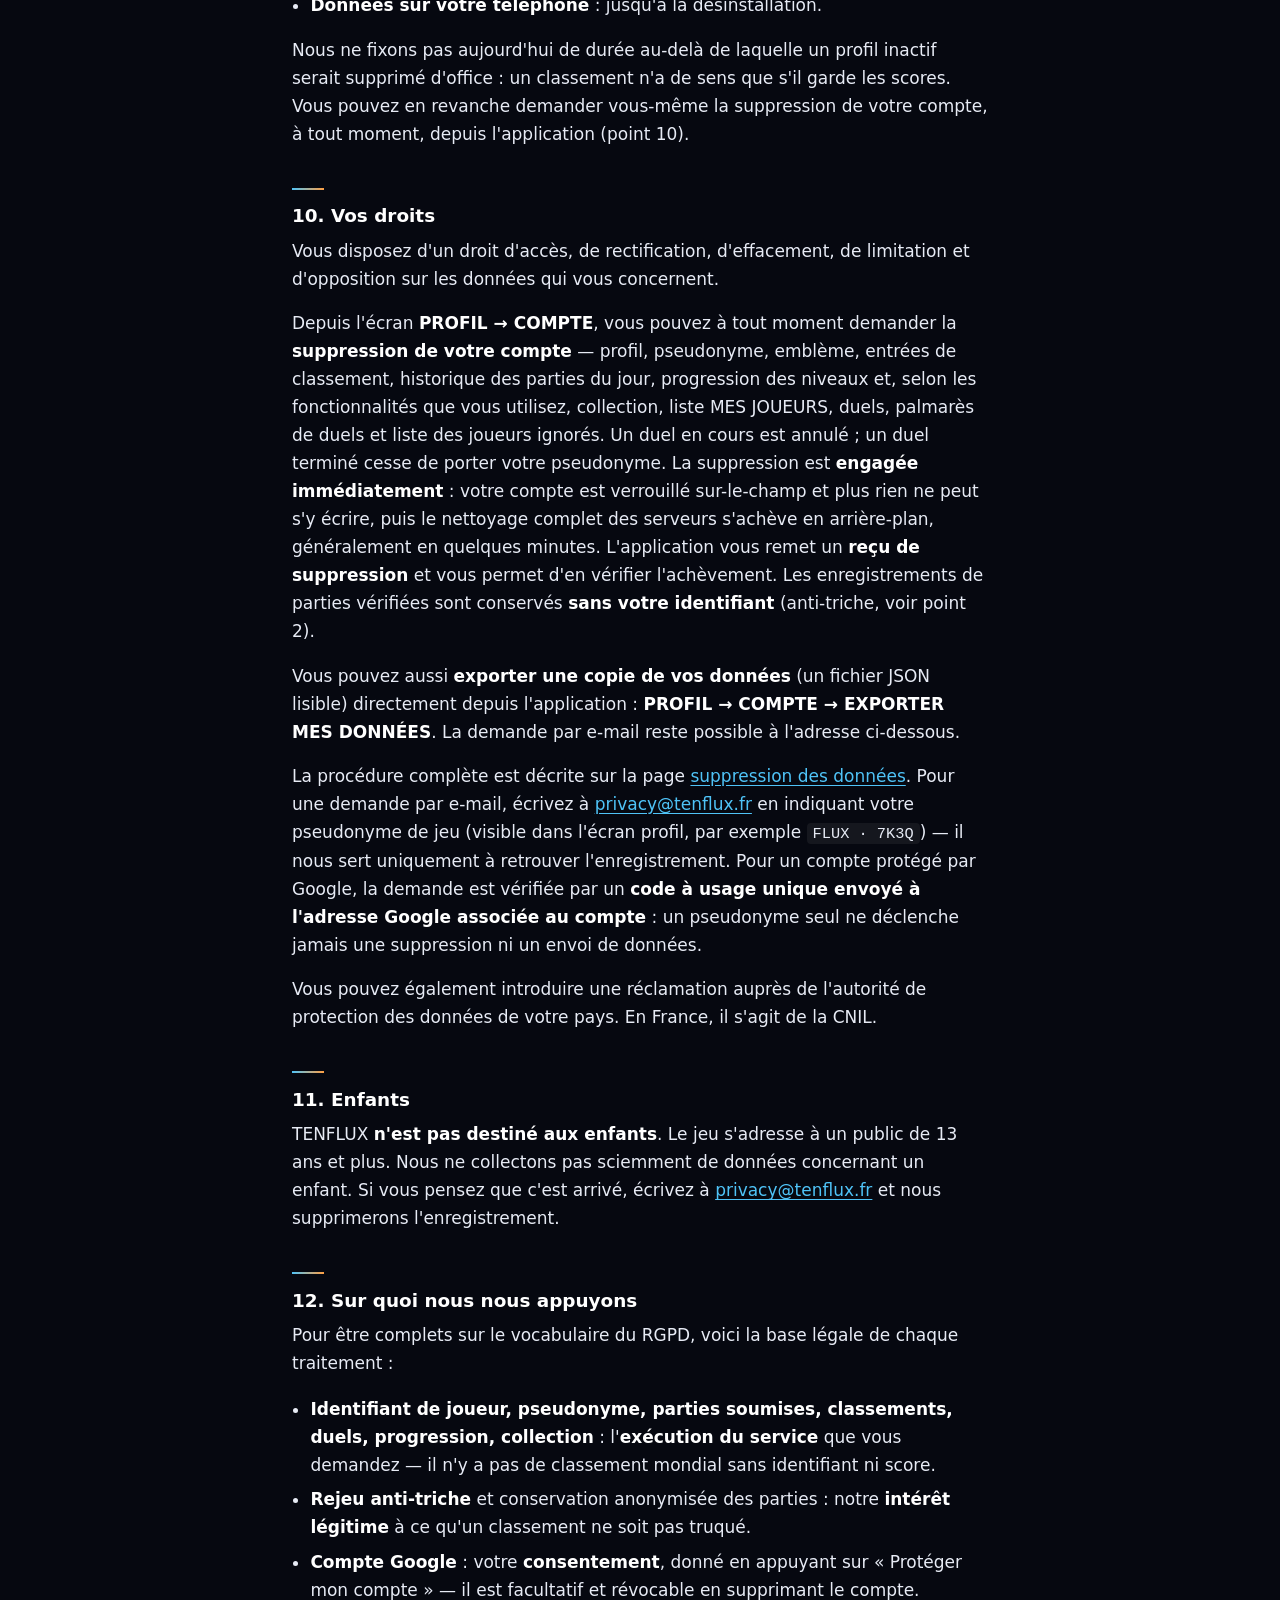
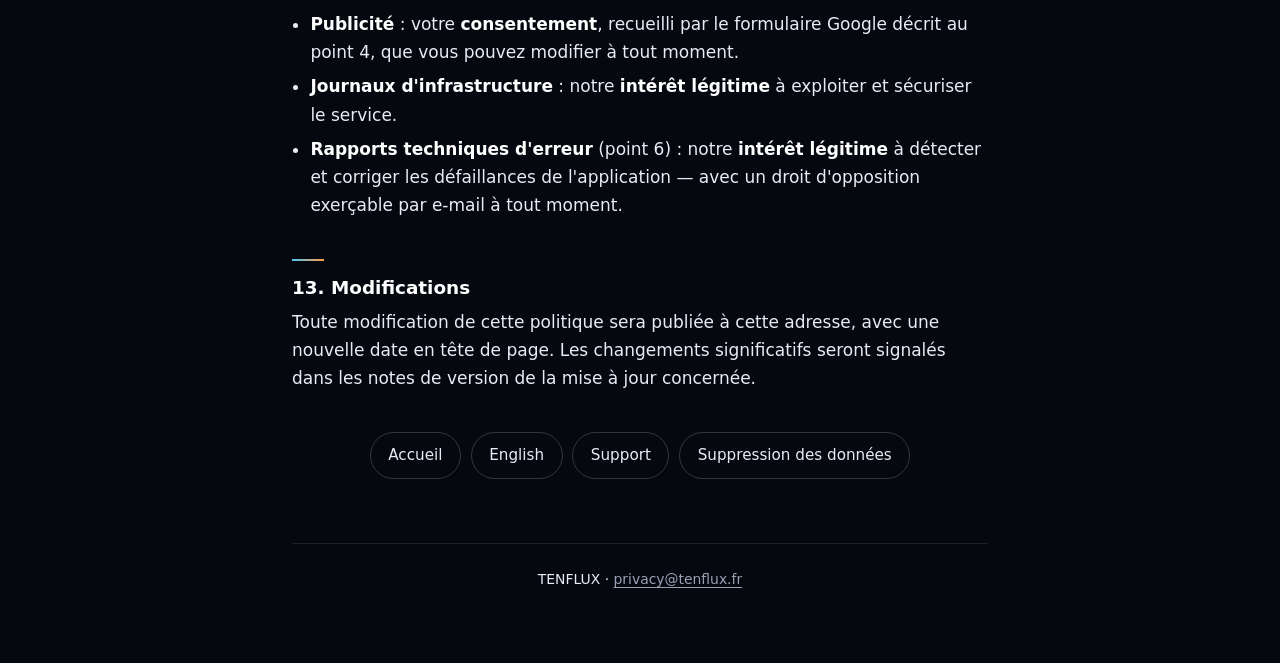
<file: privacy/index.html>
<!DOCTYPE html>
<html lang="fr">
<head>
<meta charset="utf-8">
<meta name="viewport" content="width=device-width, initial-scale=1">
<title>Politique de confidentialité — TENFLUX</title>
<meta name="description" content="Politique de confidentialité de TENFLUX : ce qui est collecté, pourquoi, et comment faire supprimer vos données.">
<meta name="color-scheme" content="dark">
<meta name="theme-color" content="#060810">
<link rel="icon" href="/assets/tenflux-symbol.png" type="image/png">
<link rel="stylesheet" href="/assets/site.css">
</head>
<body>
<main class="wrap">

  <a class="back" href="/">TENFLUX</a>

  <h1>Politique de confidentialité</h1>
  <p class="meta">
    Dernière mise à jour : <strong>13 octobre 2026</strong><br>
    Éditeur : <strong>TENFLUX</strong><br>
    Contact : <a href="mailto:privacy@tenflux.fr">privacy@tenflux.fr</a><br>
    <a href="/privacy/en/">Read this policy in English</a>
  </p>

  <p class="lede">
    TENFLUX se joue sans compte : pas d'inscription, pas de mot de passe. Si vous jouez, il
    crée pour vous un identifiant anonyme et un pseudonyme public — que vous pouvez
    personnaliser — afin que votre score puisse figurer sur un classement, et il affiche une
    publicité entre deux parties. Vous pouvez, si vous le souhaitez, associer un compte Google
    pour protéger et récupérer votre profil (point 3). Le gameplay fonctionne hors ligne ; les
    classements, la partie du jour, les duels et les fonctions de compte utilisent nos services
    en ligne.
  </p>

  <h2>1. Ce que nous ne collectons pas</h2>
  <p>
    Nous ne collectons <strong>pas</strong> votre nom, votre numéro de téléphone, votre date
    de naissance, votre position GPS, vos contacts, vos photos, vos fichiers ni vos messages.
    TENFLUX ne demande aucune des autorisations correspondantes.
    Le seul texte libre que vous pouvez saisir est votre <strong>pseudonyme public</strong>
    (point 2) — n'y mettez ni votre vrai nom ni aucune information personnelle.
  </p>
  <p>
    <strong>Votre adresse e-mail n'est pas stockée par TENFLUX.</strong> Si vous associez un
    compte Google (point 3), elle est traitée par <strong>Firebase Authentication</strong>
    (Google), le service qui gère la connexion, et n'apparaît ni dans notre base de données,
    ni dans les classements, ni dans nos journaux.
  </p>
  <p>
    Il n'y a <strong>aucun outil de mesure d'audience</strong> dans TENFLUX. Lorsque
    l'application rencontre une erreur interne, elle peut transmettre à notre serveur un
    <strong>rapport technique minimal</strong>, décrit précisément au point 6 — sans message
    libre, sans identifiant publicitaire et sans aucun contenu de vos parties.
  </p>

  <h2>2. L'identifiant de joueur</h2>
  <p>
    La première fois que vous utilisez une fonctionnalité qui nécessite les services en ligne de
    TENFLUX — démarrer une partie, choisir un pseudonyme, ouvrir le classement ou la partie du
    jour — TENFLUX crée un compte <strong>anonyme</strong> auprès de Firebase Authentication
    (Google). Ce compte n'a, tant que vous ne le protégez pas (point 3), ni identifiant de
    connexion, ni mot de passe, ni adresse e-mail : c'est un numéro.
  </p>
  <p>
    Tant que vous n'utilisez aucune de ces fonctionnalités, <strong>rien de tout cela
    n'existe</strong> : ouvrir le jeu, le regarder et le refermer ne crée aucun compte.
  </p>
  <p>À ce numéro sont associés :</p>
  <ul>
    <li>un <strong>pseudonyme public</strong> — généré automatiquement (par exemple
      <code>FLUX · 7K3Q</code>) tant que vous n'en choisissez pas un, et que vous pouvez
      <strong>saisir ou modifier vous-même</strong> dans le jeu. C'est le seul texte que les
      autres joueurs voient de vous : n'y mettez aucune information personnelle ;</li>
    <li>la date de création du compte et celle de votre dernière session ;</li>
    <li>vos <strong>parties soumises</strong> : distance, durée, mode, version des règles, et la
      suite exacte de vos appuis ;</li>
    <li>selon les fonctionnalités que vous utilisez : votre <strong>emblème</strong> (un visuel
      choisi parmi ceux du jeu, visible sur les classements), votre <strong>collection</strong>
      (badges et cosmétiques du jeu) et la liste des joueurs que vous suivez
      (<strong>MES JOUEURS</strong> — invisible aux autres, y compris aux joueurs suivis) ;</li>
    <li>selon les fonctionnalités que vous utilisez : vos <strong>duels</strong> — qui vous avez
      défié ou qui vous a défié (par pseudonyme), vos manches et leurs distances, le résultat et
      votre palmarès (victoires, défaites, nuls) — et la liste des joueurs dont vous refusez les
      défis (visible de vous seul). Ces données servent à organiser et à régler le duel, rien
      d'autre. Tant qu'un duel n'est pas terminé, votre adversaire voit combien de manches vous
      avez jouées, jamais vos distances ; la suite de vos appuis n'est montrée à personne, duel
      compris.</li>
  </ul>
  <p>
    <strong>Pourquoi la suite de vos appuis.</strong> TENFLUX rejoue chaque partie soumise sur
    son serveur pour vérifier que le score annoncé correspond bien à ce qui a été joué. C'est ce
    qui protège le classement de la triche. Cette donnée n'a aucun autre usage et n'est jamais
    montrée à personne.
  </p>
  <p>
    Sans compte Google associé, cet identifiant est lié à <strong>l'installation</strong> : si
    vous désinstallez TENFLUX ou changez de téléphone sans avoir protégé votre profil, il est
    perdu. Un profil <strong>protégé</strong> se récupère depuis « J'ai déjà un compte »
    (point 3).
  </p>

  <h2>3. Compte Google (facultatif)</h2>
  <p>
    TENFLUX se joue entièrement sans compte. Si vous le souhaitez, vous pouvez <strong>associer
    votre compte Google</strong> à votre profil (« Protéger mon compte ») : votre identifiant
    TENFLUX reste exactement le même, et vous pouvez alors <strong>retrouver votre
    profil</strong> sur un autre téléphone (« J'ai déjà un compte ») — pseudonyme, record
    vérifié, progression des niveaux et état de la partie du jour tels que le serveur les
    connaît.
  </p>
  <p>
    <strong>Votre adresse e-mail n'est pas stockée par TENFLUX.</strong> Elle est traitée par
    <strong>Firebase Authentication</strong> (Google), le service qui gère la connexion, et
    n'apparaît ni dans notre base de données, ni dans les classements, ni dans nos journaux.
    Firebase Authentication peut traiter ces données hors de l'Union européenne, dans les
    conditions des clauses contractuelles de Google Cloud.
  </p>

  <h2>4. Publicité</h2>
  <p>
    TENFLUX affiche une publicité interstitielle entre certaines parties, fournie par
    <strong>Google AdMob</strong>.
  </p>
  <p>Le SDK Google Mobile Ads collecte et partage, de son propre fait :</p>
  <ul>
    <li>votre <strong>adresse IP</strong>, dont se déduit une position approximative ;</li>
    <li>vos <strong>interactions</strong> avec la publicité ;</li>
    <li>des <strong>informations de diagnostic</strong> ;</li>
    <li>des <strong>identifiants d'appareil</strong>, dont l'identifiant publicitaire Android.</li>
  </ul>
  <p>
    Ces données servent à la publicité, à la mesure et à la prévention de la fraude. Elles sont
    transmises à Google, qui en est responsable de traitement. La description officielle de cette
    collecte est publiée par Google à l'adresse
    <code>developers.google.com/admob/android/privacy/play-data-disclosure</code>.
  </p>
  <p>
    <strong>Vous pouvez réinitialiser ou supprimer votre identifiant publicitaire</strong> dans
    les réglages Android de votre téléphone, à tout moment, sans passer par TENFLUX.
  </p>
  <p>
    Il n'y a <strong>ni bannière, ni publicité vidéo récompensée, ni publicité à l'ouverture</strong>.
    Les niveaux n'affichent aucune publicité. Dans la partie du jour, une publicité peut être
    affichée <strong>avant</strong> chaque tentative — jamais pendant le jeu. Aucune publicité ne
    donne le moindre avantage de jeu.
  </p>

  <h3>Votre consentement</h3>
  <p>
    Si vous vous trouvez dans une région qui l'exige (Espace économique européen, Royaume-Uni et
    autres), un écran de consentement Google vous est présenté avant toute publicité. Vous pouvez
    <strong>revenir sur votre choix à tout moment</strong> : <em>Réglages → options de
    confidentialité</em>, dans le jeu.
  </p>
  <p>
    Ce formulaire est celui de Google (User Messaging Platform) ; TENFLUX ne le remplace pas et ne
    devine jamais votre pays.
  </p>

  <h2>5. Vérification anti-triche</h2>
  <p>
    Les parties soumises au classement sont rejouées sur notre serveur, comme décrit au point 2.
    C'est notre seul mécanisme de vérification.
  </p>
  <div class="note">
    <p style="margin:0">
      TENFLUX <strong>n'utilise pas aujourd'hui</strong> d'attestation d'appareil
      (Google Play Integrity, Firebase App Check). Notre serveur sait en recevoir une, mais
      l'application n'en envoie aucune, et aucune donnée de ce type n'est donc collectée. Si cela
      change, cette politique sera mise à jour avant.
    </p>
  </div>

  <h2>6. Rapports techniques d'erreur</h2>
  <p>
    Lorsque TENFLUX rencontre une erreur interne — un écran qui ne parvient pas à se
    construire, une exception imprévue — l'application enregistre un rapport technique sur
    votre téléphone, puis peut en transmettre un résumé à notre serveur, <strong>au plus une
    fois par session de jeu</strong>, et jamais pendant une partie.
  </p>
  <p>Ce résumé contient exactement les champs suivants, et rien d'autre :</p>
  <ul>
    <li>une <strong>empreinte de regroupement</strong> (huit caractères, calculée à partir du
      type d'erreur et de l'endroit du code) ;</li>
    <li>le <strong>type technique</strong> de l'erreur (par exemple <code>StateError</code>) ;</li>
    <li>le <strong>filet</strong> qui l'a rattrapée (démarrage, affichage, tâche de fond) ;</li>
    <li>la <strong>version</strong> et le <strong>numéro de build</strong> de l'application ;</li>
    <li>le <strong>nombre d'occurrences</strong> dans la session ;</li>
    <li>l'<strong>horodatage</strong> ;</li>
    <li>jusqu'à huit <strong>emplacements de code</strong> (des noms de fichiers sources du
      jeu, comme <code>home_screen.dart:42</code>).</li>
  </ul>
  <p>
    Le rapport ne contient <strong>ni le message détaillé de l'erreur</strong> (qui reste sur
    votre téléphone), ni votre pseudonyme, ni votre adresse e-mail, ni votre identifiant
    publicitaire, ni le contenu de vos parties ou de vos sauvegardes : ces champs
    <strong>n'existent pas</strong> dans le format transmis. La transmission passe par la même
    connexion chiffrée et authentifiée que le reste du jeu ; dans nos journaux, le rapport est
    rattaché à une <strong>empreinte pseudonyme</strong> de votre identifiant de joueur —
    jamais l'identifiant lui-même. Il n'est donc pas totalement anonyme pendant sa
    conservation, et nous préférons le dire que prétendre le contraire.
  </p>
  <p>
    <strong>Finalité</strong> : détecter, regrouper et corriger les défaillances de
    l'application. <strong>Base légale</strong> : notre <strong>intérêt légitime</strong> à
    maintenir un jeu qui fonctionne — les données sont réduites au strict minimum technique,
    et vous pouvez <strong>vous opposer</strong> à ce traitement à tout moment en écrivant à
    <a href="mailto:privacy@tenflux.fr">privacy@tenflux.fr</a>.
    <strong>Destinataire</strong> : notre serveur, hébergé par Google Cloud en Belgique
    (point 8) ; les rapports vivent dans nos journaux techniques et nulle part ailleurs —
    aucune régie, aucun outil tiers d'analyse. <strong>Durée</strong> : <strong>30 jours</strong>,
    puis suppression automatique par la rotation des journaux. Nous pouvons couper cette
    transmission de notre côté, à tout moment et pour tous les joueurs à la fois.
  </p>

  <h2>7. Ce qui reste sur votre téléphone</h2>
  <p>
    Votre record, vos parties récentes, vos réglages et la télémétrie de jeu restent sur votre
    téléphone, dans un dossier privé de l'application. <strong>Votre progression dans les
    niveaux</strong> — et, selon la version de l'application, votre <strong>collection</strong> —
    est en plus copiée sur nos serveurs quand une connexion existe, afin de pouvoir être
    restaurée si vous récupérez votre compte (point 3).
  </p>
  <p>Les données locales sont supprimées lorsque vous désinstallez TENFLUX.</p>
  <p>
    <strong>Sauvegarde Android.</strong> Si la sauvegarde automatique d'Android est activée sur
    votre téléphone, votre <strong>fichier de jeu local</strong> (record, réglages, progression)
    peut être copié dans <strong>votre propre espace Google Drive</strong> par le système, et
    restauré si vous changez d'appareil. C'est votre sauvegarde, pas la nôtre : nous n'y avons
    pas accès.
  </p>
  <p>
    En revanche, <strong>votre session de connexion et vos choix publicitaires en sont exclus</strong>
    par l'application : ils restent liés à cette installation. Changer de téléphone ne transporte
    donc ni votre compte — pour cela il faut l'avoir associé à Google (point 3) — ni le
    consentement que vous avez donné à la publicité, qui vous sera redemandé.
  </p>

  <h2>8. Sécurité et transferts</h2>
  <p>
    Tout échange entre TENFLUX et son serveur passe par <strong>HTTPS</strong>, sans exception :
    l'application refuse toute autre adresse. Le SDK publicitaire de Google chiffre également ses
    échanges en TLS.
  </p>
  <p>
    Le serveur de TENFLUX et sa base de données sont hébergés par <strong>Google Cloud, en
    Belgique</strong> (<code>europe-west1</code>). La base n'est accessible à <strong>aucun
    client</strong> : ni au jeu, ni à un navigateur, ni à un joueur connecté — seul le serveur
    TENFLUX y accède.
  </p>
  <p>
    Google, en tant que fournisseur de l'authentification, de l'hébergement et de la publicité,
    peut traiter des données en dehors de l'Union européenne. Ces transferts sont encadrés par les
    <strong>clauses contractuelles types</strong> de la Commission européenne et par les
    engagements que Google publie dans ses propres conditions de traitement des données.
  </p>

  <h2>9. Conservation</h2>
  <ul>
    <li><strong>Identifiant de joueur, pseudonyme, parties soumises, duels, progression des
      niveaux</strong> : conservés tant que le classement existe, ou jusqu'à la suppression de
      votre compte (point 10) — les parties vérifiées sont alors conservées sans votre
      identifiant.</li>
    <li><strong>Journaux du serveur</strong> : ils contiennent une <strong>empreinte</strong> de
      votre identifiant, jamais l'identifiant lui-même, et sont conservés <strong>30 jours</strong>
      (durée configurée de nos journaux Google Cloud).</li>
    <li><strong>Rapports techniques d'erreur</strong> (point 6) : <strong>30 jours</strong>,
      dans les mêmes journaux, puis suppression automatique.</li>
    <li><strong>Journaux d'infrastructure</strong> : notre hébergeur (Google Cloud) enregistre
      les requêtes reçues par le serveur, ce qui comprend <strong>votre adresse IP</strong>. Ces
      journaux servent à l'exploitation et à la sécurité du service, nous ne les relions pas à
      votre profil, et ils sont conservés selon la durée par défaut de Google Cloud.</li>
    <li><strong>Données sur votre téléphone</strong> : jusqu'à la désinstallation.</li>
  </ul>
  <p>
    Nous ne fixons pas aujourd'hui de durée au-delà de laquelle un profil inactif serait supprimé
    d'office : un classement n'a de sens que s'il garde les scores. Vous pouvez en revanche
    demander vous-même la suppression de votre compte, à tout moment, depuis
    l'application (point 10).
  </p>

  <h2>10. Vos droits</h2>
  <p>
    Vous disposez d'un droit d'accès, de rectification, d'effacement, de limitation et
    d'opposition sur les données qui vous concernent.
  </p>
  <p>
    Depuis l'écran <strong>PROFIL → COMPTE</strong>, vous pouvez à tout moment demander la
    <strong>suppression de votre compte</strong> — profil, pseudonyme, emblème, entrées de
    classement, historique des parties du jour, progression des niveaux et, selon les
    fonctionnalités que vous utilisez, collection, liste MES JOUEURS, duels, palmarès de duels
    et liste des joueurs ignorés. Un duel en cours est annulé ; un duel terminé cesse de porter
    votre pseudonyme. La suppression est <strong>engagée immédiatement</strong> : votre compte
    est verrouillé sur-le-champ et plus rien ne peut s'y écrire, puis le nettoyage complet des
    serveurs s'achève en arrière-plan, généralement en quelques minutes. L'application vous
    remet un <strong>reçu de suppression</strong> et vous permet d'en vérifier l'achèvement.
    Les enregistrements de parties vérifiées sont conservés <strong>sans votre
    identifiant</strong> (anti-triche, voir point 2).
  </p>
  <p>
    Vous pouvez aussi <strong>exporter une copie de vos données</strong> (un fichier JSON
    lisible) directement depuis l'application : <strong>PROFIL → COMPTE → EXPORTER MES
    DONNÉES</strong>. La demande par e-mail reste possible à l'adresse ci-dessous.
  </p>
  <p>
    La procédure complète est décrite sur la page
    <a href="/delete-account/">suppression des données</a>. Pour une demande par e-mail,
    écrivez à <a href="mailto:privacy@tenflux.fr">privacy@tenflux.fr</a> en indiquant votre
    pseudonyme de jeu (visible dans l'écran profil, par exemple <code>FLUX · 7K3Q</code>) —
    il nous sert uniquement à retrouver l'enregistrement. Pour un compte protégé par Google,
    la demande est vérifiée par un <strong>code à usage unique envoyé à l'adresse Google
    associée au compte</strong> : un pseudonyme seul ne déclenche jamais une suppression ni
    un envoi de données.
  </p>
  <p>
    Vous pouvez également introduire une réclamation auprès de l'autorité de protection des
    données de votre pays. En France, il s'agit de la CNIL.
  </p>

  <h2>11. Enfants</h2>
  <p>
    TENFLUX <strong>n'est pas destiné aux enfants</strong>. Le jeu s'adresse à un public de 13 ans
    et plus. Nous ne collectons pas sciemment de données concernant un enfant. Si vous pensez que
    c'est arrivé, écrivez à <a href="mailto:privacy@tenflux.fr">privacy@tenflux.fr</a> et
    nous supprimerons l'enregistrement.
  </p>

  <h2>12. Sur quoi nous nous appuyons</h2>
  <p>
    Pour être complets sur le vocabulaire du RGPD, voici la base légale de chaque traitement :
  </p>
  <ul>
    <li><strong>Identifiant de joueur, pseudonyme, parties soumises, classements, duels,
      progression, collection</strong> : l'<strong>exécution du service</strong> que vous
      demandez — il n'y a pas de classement mondial sans identifiant ni score.</li>
    <li><strong>Rejeu anti-triche</strong> et conservation anonymisée des parties :
      notre <strong>intérêt légitime</strong> à ce qu'un classement ne soit pas truqué.</li>
    <li><strong>Compte Google</strong> : votre <strong>consentement</strong>, donné en appuyant
      sur « Protéger mon compte » — il est facultatif et révocable en supprimant le compte.</li>
    <li><strong>Publicité</strong> : votre <strong>consentement</strong>, recueilli par le
      formulaire Google décrit au point 4, que vous pouvez modifier à tout moment.</li>
    <li><strong>Journaux d'infrastructure</strong> : notre <strong>intérêt légitime</strong> à
      exploiter et sécuriser le service.</li>
    <li><strong>Rapports techniques d'erreur</strong> (point 6) : notre <strong>intérêt
      légitime</strong> à détecter et corriger les défaillances de l'application — avec un
      droit d'opposition exerçable par e-mail à tout moment.</li>
  </ul>

  <h2>13. Modifications</h2>
  <p>
    Toute modification de cette politique sera publiée à cette adresse, avec une nouvelle date en
    tête de page. Les changements significatifs seront signalés dans les notes de version de la
    mise à jour concernée.
  </p>

  <nav class="nav" aria-label="Pages du site">
    <a href="/">Accueil</a>
    <a href="/privacy/en/">English</a>
    <a href="/support/">Support</a>
    <a href="/delete-account/">Suppression des données</a>
  </nav>

  <footer>
    <p>TENFLUX · <a href="mailto:privacy@tenflux.fr">privacy@tenflux.fr</a></p>
  </footer>

</main>
</body>
</html>
</file>
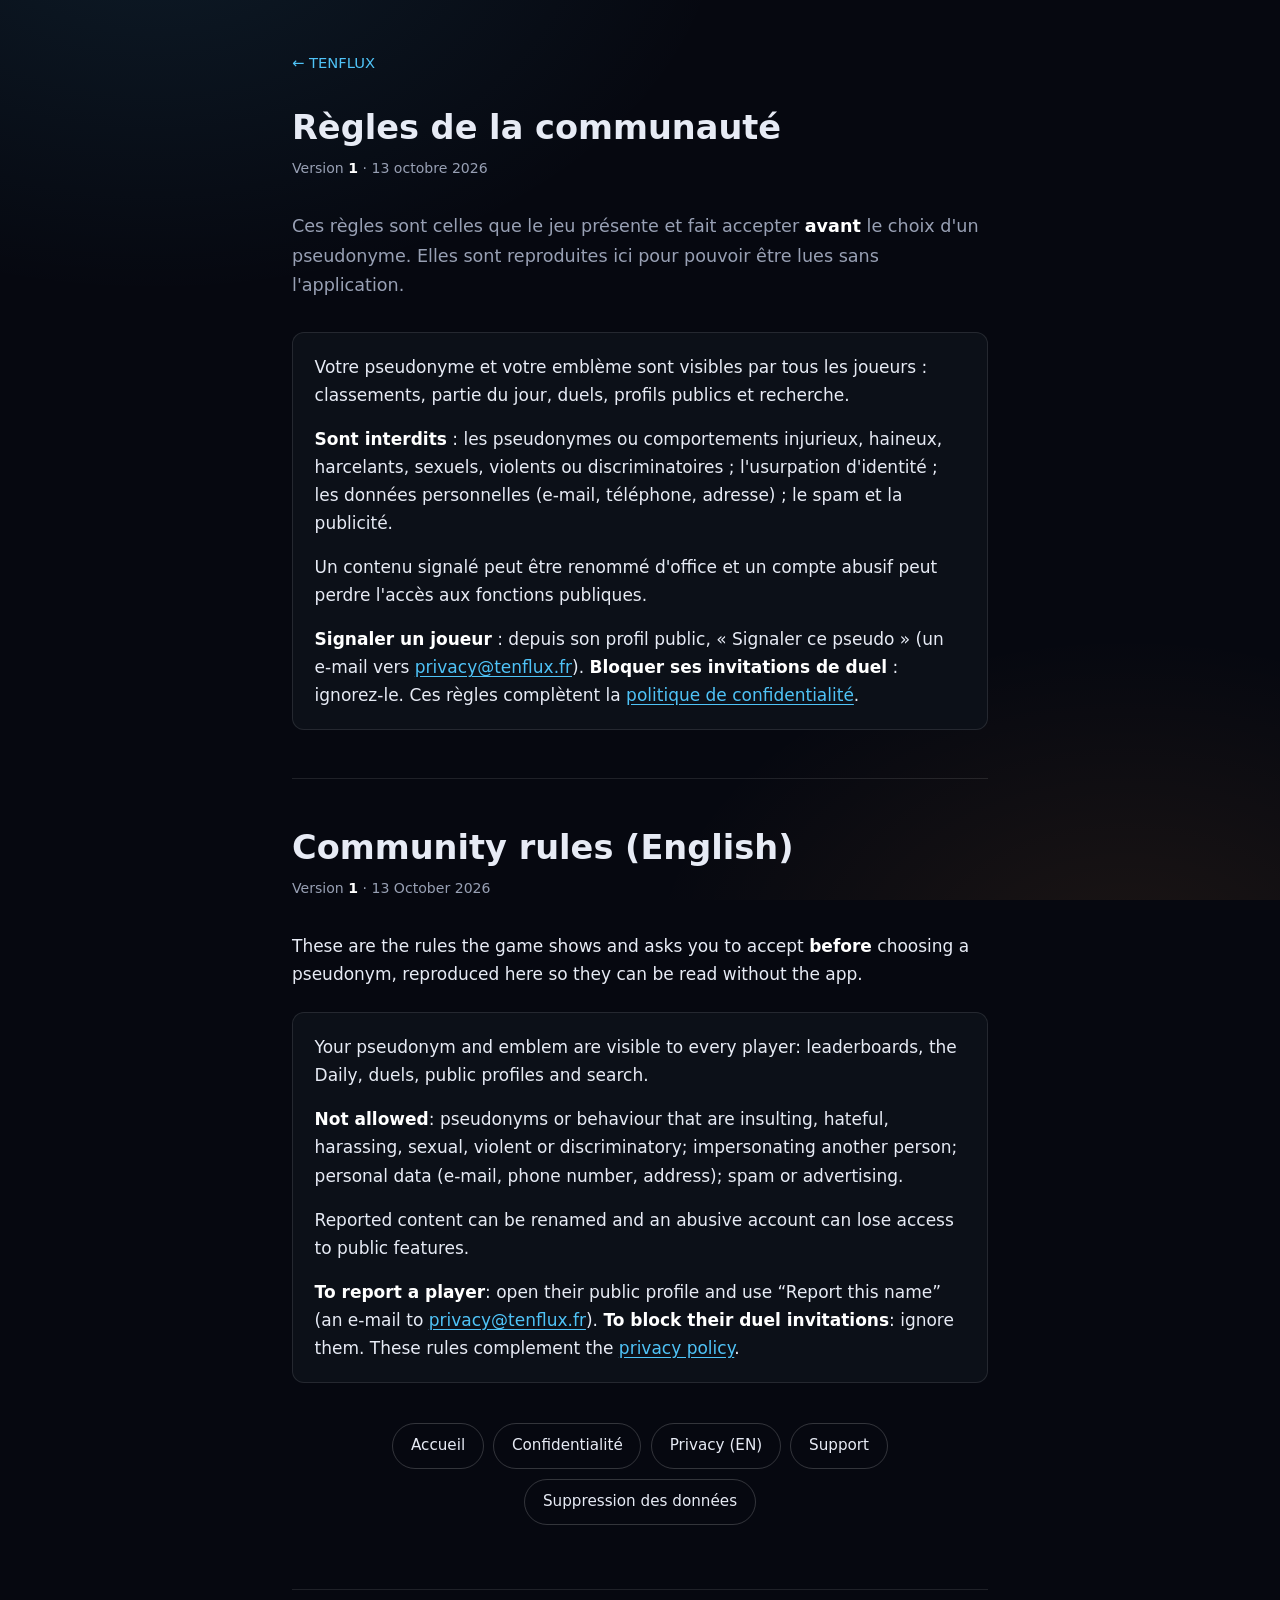
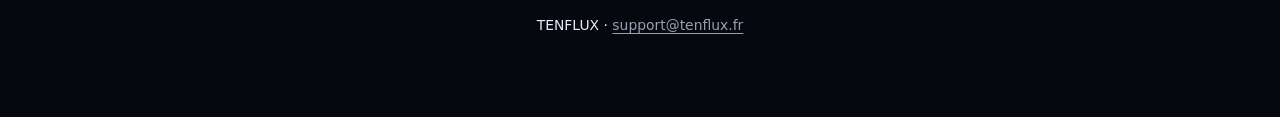
<file: rules/index.html>
<!DOCTYPE html>
<html lang="fr">
<head>
<meta charset="utf-8">
<meta name="viewport" content="width=device-width, initial-scale=1">
<title>Règles de la communauté — TENFLUX</title>
<meta name="description" content="Les règles de la communauté TENFLUX : ce qu'un pseudonyme public peut être, ce qui est interdit, comment signaler et bloquer.">
<meta name="color-scheme" content="dark">
<meta name="theme-color" content="#060810">
<link rel="icon" href="/assets/tenflux-symbol.png" type="image/png">
<link rel="stylesheet" href="/assets/site.css">
</head>
<body>
<main class="wrap">

  <a class="back" href="/">TENFLUX</a>

  <h1>Règles de la communauté</h1>
  <p class="meta">Version <strong>1</strong> · 13 octobre 2026</p>

  <p class="lede">
    Ces règles sont celles que le jeu présente et fait accepter <strong>avant</strong> le choix
    d'un pseudonyme. Elles sont reproduites ici pour pouvoir être lues sans l'application.
  </p>

  <div class="card">
    <p>
      Votre pseudonyme et votre emblème sont visibles par tous les joueurs : classements,
      partie du jour, duels, profils publics et recherche.
    </p>
    <p>
      <strong>Sont interdits</strong> : les pseudonymes ou comportements injurieux, haineux,
      harcelants, sexuels, violents ou discriminatoires ; l'usurpation d'identité ; les données
      personnelles (e-mail, téléphone, adresse) ; le spam et la publicité.
    </p>
    <p>
      Un contenu signalé peut être renommé d'office et un compte abusif peut perdre l'accès aux
      fonctions publiques.
    </p>
    <p style="margin-bottom:0">
      <strong>Signaler un joueur</strong> : depuis son profil public, « Signaler ce pseudo »
      (un e-mail vers <a href="mailto:privacy@tenflux.fr">privacy@tenflux.fr</a>).
      <strong>Bloquer ses invitations de duel</strong> : ignorez-le.
      Ces règles complètent la <a href="/privacy/">politique de confidentialité</a>.
    </p>
  </div>

  <hr style="border:0;border-top:1px solid rgba(255,255,255,0.10);margin:3rem 0;">

  <h1 lang="en">Community rules (English)</h1>
  <p lang="en" class="meta">Version <strong>1</strong> · 13 October 2026</p>
  <p lang="en">
    These are the rules the game shows and asks you to accept <strong>before</strong> choosing
    a pseudonym, reproduced here so they can be read without the app.
  </p>
  <div class="card" lang="en">
    <p>
      Your pseudonym and emblem are visible to every player: leaderboards, the Daily, duels,
      public profiles and search.
    </p>
    <p>
      <strong>Not allowed</strong>: pseudonyms or behaviour that are insulting, hateful,
      harassing, sexual, violent or discriminatory; impersonating another person; personal
      data (e-mail, phone number, address); spam or advertising.
    </p>
    <p>
      Reported content can be renamed and an abusive account can lose access to public
      features.
    </p>
    <p style="margin-bottom:0">
      <strong>To report a player</strong>: open their public profile and use “Report this
      name” (an e-mail to <a href="mailto:privacy@tenflux.fr">privacy@tenflux.fr</a>).
      <strong>To block their duel invitations</strong>: ignore them. These rules complement
      the <a href="/privacy/en/">privacy policy</a>.
    </p>
  </div>

  <nav class="nav" aria-label="Pages du site">
    <a href="/">Accueil</a>
    <a href="/privacy/">Confidentialité</a>
    <a href="/privacy/en/">Privacy (EN)</a>
    <a href="/support/">Support</a>
    <a href="/delete-account/">Suppression des données</a>
  </nav>

  <footer>
    <p>TENFLUX · <a href="mailto:support@tenflux.fr">support@tenflux.fr</a></p>
  </footer>

</main>
</body>
</html>
</file>
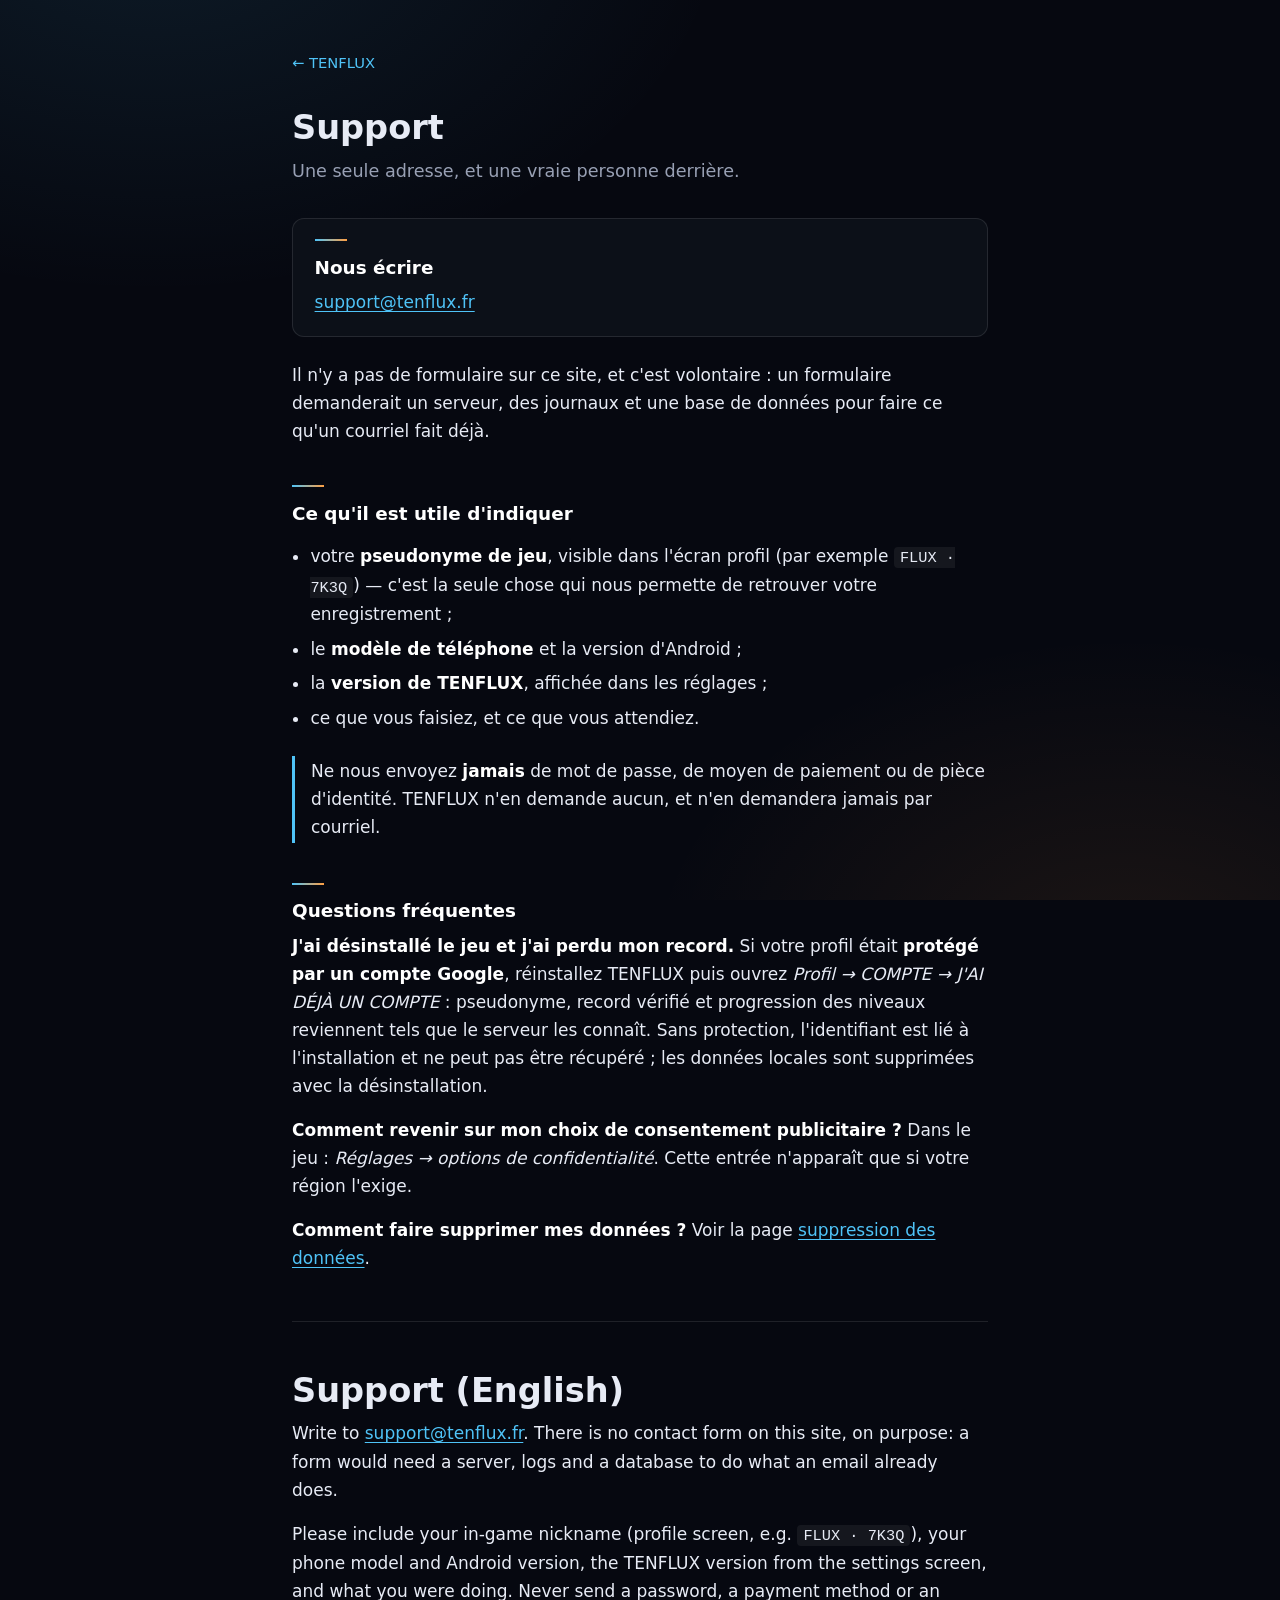
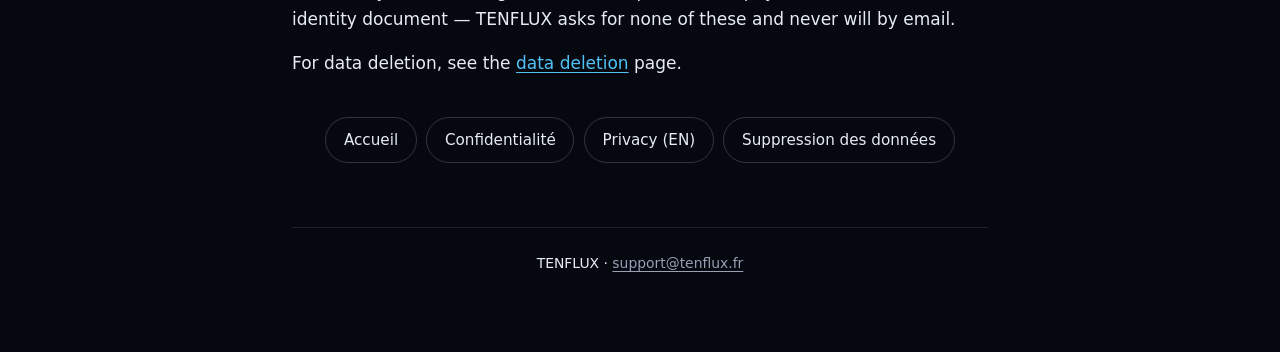
<file: support/index.html>
<!DOCTYPE html>
<html lang="fr">
<head>
<meta charset="utf-8">
<meta name="viewport" content="width=device-width, initial-scale=1">
<title>Support — TENFLUX</title>
<meta name="description" content="Support TENFLUX : comment nous contacter, et ce qu'il est utile d'indiquer.">
<meta name="color-scheme" content="dark">
<meta name="theme-color" content="#060810">
<link rel="icon" href="/assets/tenflux-symbol.png" type="image/png">
<link rel="stylesheet" href="/assets/site.css">
</head>
<body>
<main class="wrap">

  <a class="back" href="/">TENFLUX</a>

  <h1>Support</h1>
  <p class="lede">
    Une seule adresse, et une vraie personne derrière.
  </p>

  <div class="card">
    <h2>Nous écrire</h2>
    <p style="margin-bottom:0">
      <a href="mailto:support@tenflux.fr">support@tenflux.fr</a>
    </p>
  </div>

  <p>
    Il n'y a pas de formulaire sur ce site, et c'est volontaire : un formulaire demanderait un
    serveur, des journaux et une base de données pour faire ce qu'un courriel fait déjà.
  </p>

  <h2>Ce qu'il est utile d'indiquer</h2>
  <ul>
    <li>votre <strong>pseudonyme de jeu</strong>, visible dans l'écran profil
      (par exemple <code>FLUX · 7K3Q</code>) — c'est la seule chose qui nous permette de
      retrouver votre enregistrement ;</li>
    <li>le <strong>modèle de téléphone</strong> et la version d'Android ;</li>
    <li>la <strong>version de TENFLUX</strong>, affichée dans les réglages ;</li>
    <li>ce que vous faisiez, et ce que vous attendiez.</li>
  </ul>

  <div class="note">
    <p style="margin:0">
      Ne nous envoyez <strong>jamais</strong> de mot de passe, de moyen de paiement ou de pièce
      d'identité. TENFLUX n'en demande aucun, et n'en demandera jamais par courriel.
    </p>
  </div>

  <h2>Questions fréquentes</h2>
  <p>
    <strong>J'ai désinstallé le jeu et j'ai perdu mon record.</strong> Si votre profil était
    <strong>protégé par un compte Google</strong>, réinstallez TENFLUX puis ouvrez
    <em>Profil → COMPTE → J'AI DÉJÀ UN COMPTE</em> : pseudonyme, record vérifié et progression
    des niveaux reviennent tels que le serveur les connaît. Sans protection, l'identifiant est
    lié à l'installation et ne peut pas être récupéré ; les données locales sont supprimées
    avec la désinstallation.
  </p>
  <p>
    <strong>Comment revenir sur mon choix de consentement publicitaire ?</strong> Dans le jeu :
    <em>Réglages → options de confidentialité</em>. Cette entrée n'apparaît que si votre région
    l'exige.
  </p>
  <p>
    <strong>Comment faire supprimer mes données ?</strong> Voir la page
    <a href="/delete-account/">suppression des données</a>.
  </p>

  <hr style="border:0;border-top:1px solid rgba(255,255,255,0.10);margin:3rem 0;">

  <h1 lang="en">Support (English)</h1>
  <p lang="en">
    Write to <a href="mailto:support@tenflux.fr">support@tenflux.fr</a>. There is no
    contact form on this site, on purpose: a form would need a server, logs and a database to do
    what an email already does.
  </p>
  <p lang="en">Please include your in-game nickname (profile screen, e.g. <code>FLUX · 7K3Q</code>),
    your phone model and Android version, the TENFLUX version from the settings screen, and what
    you were doing. Never send a password, a payment method or an identity document — TENFLUX
    asks for none of these and never will by email.</p>
  <p lang="en">
    For data deletion, see the <a href="/delete-account/">data deletion</a> page.
  </p>

  <nav class="nav" aria-label="Pages du site">
    <a href="/">Accueil</a>
    <a href="/privacy/">Confidentialité</a>
    <a href="/privacy/en/">Privacy (EN)</a>
    <a href="/delete-account/">Suppression des données</a>
  </nav>

  <footer>
    <p>TENFLUX · <a href="mailto:support@tenflux.fr">support@tenflux.fr</a></p>
  </footer>

</main>
</body>
</html>
</file>
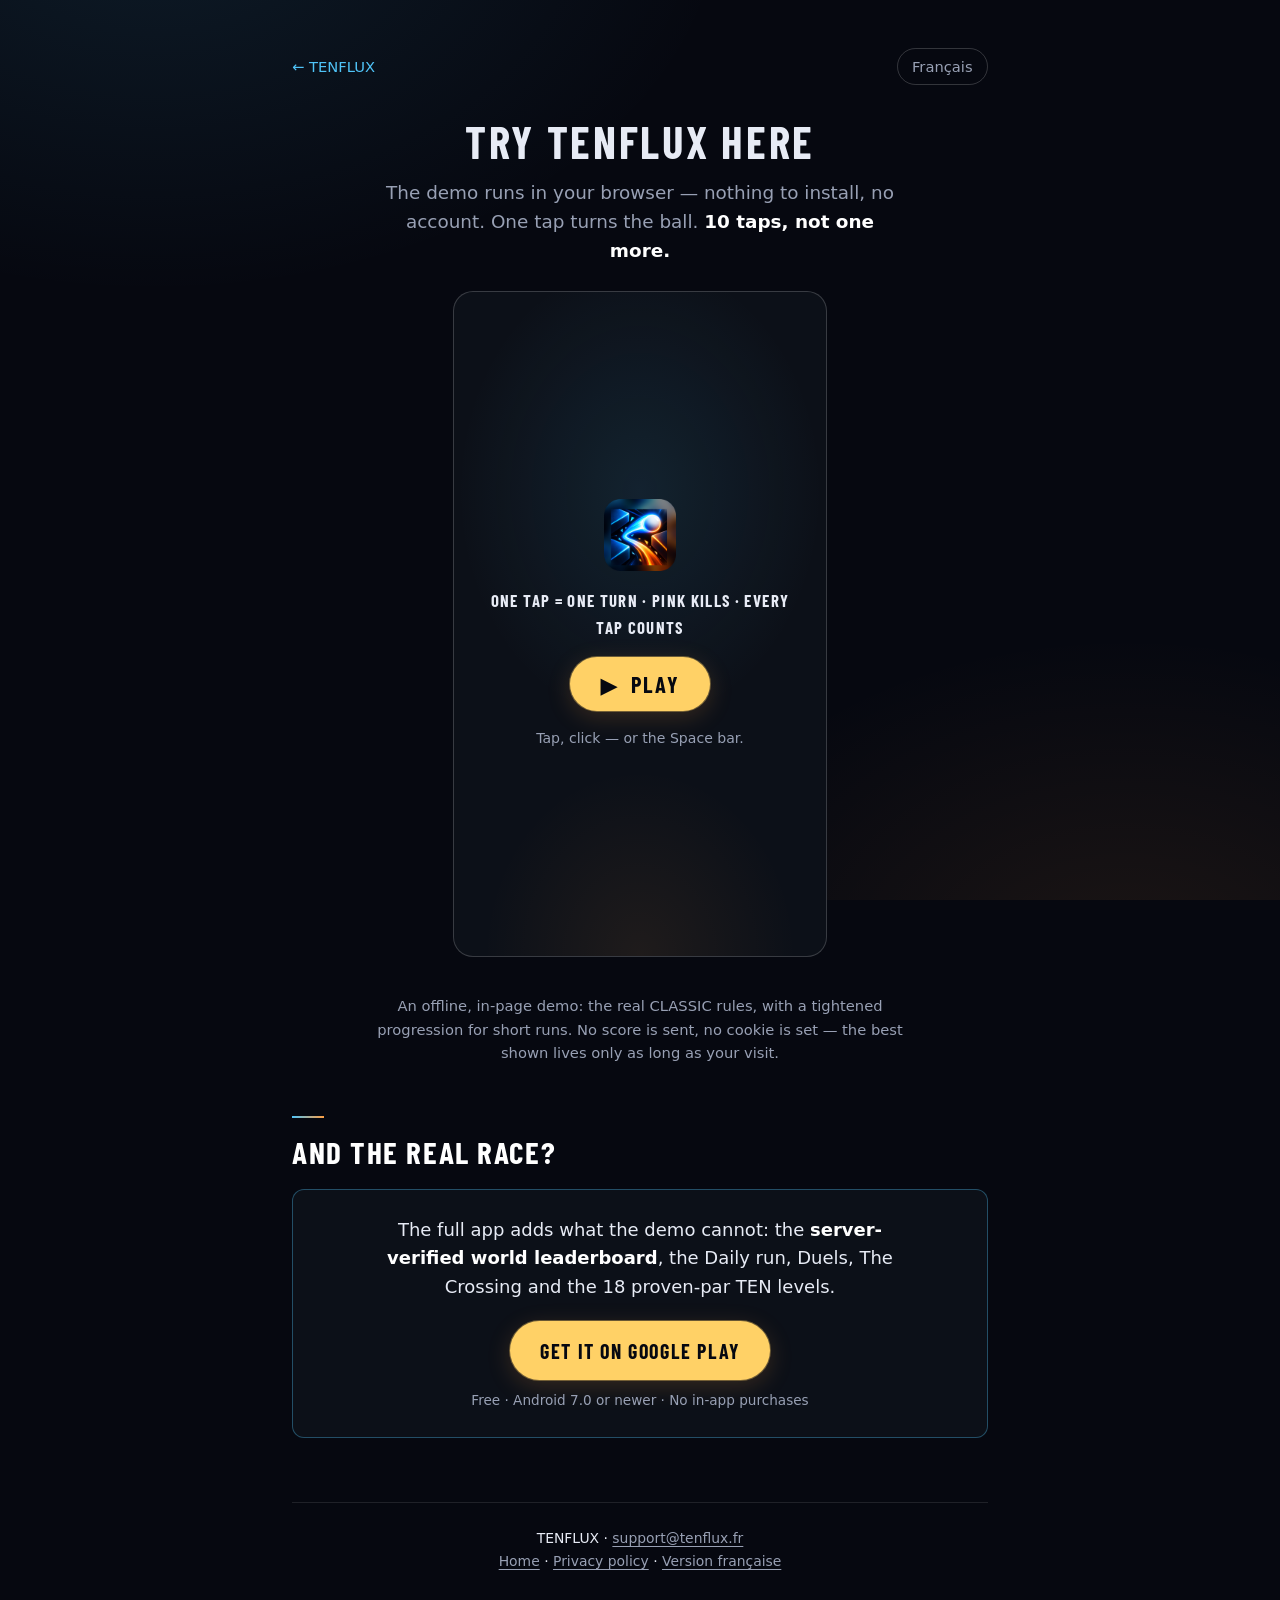
<file: play/en/index.html>
<!DOCTYPE html>
<html lang="en">
<head>
<meta charset="utf-8">
<meta name="viewport" content="width=device-width, initial-scale=1">
<title>Play TENFLUX in your browser — free demo</title>
<meta name="description" content="Try TENFLUX without installing anything: the official demo runs in your browser, by finger or by mouse. One tap turns the ball — 10 taps, not one more.">
<meta name="color-scheme" content="dark">
<meta name="theme-color" content="#060810">
<link rel="canonical" href="https://tenflux.fr/play/en/">
<link rel="alternate" hreflang="fr" href="https://tenflux.fr/play/">
<link rel="alternate" hreflang="en" href="https://tenflux.fr/play/en/">
<link rel="alternate" hreflang="x-default" href="https://tenflux.fr/play/">
<meta property="og:type" content="website">
<meta property="og:site_name" content="TENFLUX">
<meta property="og:title" content="Play TENFLUX in your browser">
<meta property="og:description" content="The official demo, no account, no install. The ball moves on its own — one tap turns it, and every tap counts.">
<meta property="og:url" content="https://tenflux.fr/play/en/">
<meta property="og:image" content="https://tenflux.fr/assets/v2/og_image_en.jpg">
<meta property="og:image:width" content="1200">
<meta property="og:image:height" content="630">
<meta property="og:locale" content="en_US">
<meta property="og:locale:alternate" content="fr_FR">
<meta name="twitter:card" content="summary_large_image">
<meta name="twitter:title" content="Play TENFLUX in your browser">
<meta name="twitter:description" content="The official demo, no account, no install. 10 taps, not one more.">
<meta name="twitter:image" content="https://tenflux.fr/assets/v2/og_image_en.jpg">
<link rel="icon" href="/assets/tenflux-symbol.png" type="image/png">
<link rel="stylesheet" href="/assets/site.css?v=3">
<script type="application/ld+json">
{
  "@context": "https://schema.org",
  "@type": "WebPage",
  "name": "TENFLUX playable demo",
  "url": "https://tenflux.fr/play/en/",
  "inLanguage": "en",
  "about": {
    "@type": "VideoGame",
    "name": "TENFLUX",
    "url": "https://tenflux.fr/en/",
    "gamePlatform": "Android",
    "installUrl": "https://play.google.com/store/apps/details?id=io.github.kokoswiff.tenflux"
  }
}
</script>
</head>
<body class="landing play-page">
<main class="wrap">

  <nav class="topbar" aria-label="Navigation">
    <a class="back" href="/en/">TENFLUX</a>
    <a class="lang" href="/play/" hreflang="fr">Français</a>
  </nav>

  <header class="play-head">
    <h1>Try TENFLUX here</h1>
    <p class="lede">
      The demo runs in your browser — nothing to install, no account.
      One tap turns the ball. <strong>10 taps, not one more.</strong>
    </p>
  </header>

  <div class="demo-shell" id="shell">
    <div class="demo-launch" id="launch">
      <img src="/assets/tenflux-symbol.png" alt="" width="72" height="72">
      <p class="demo-rules">One tap = one turn · Pink kills · Every tap counts</p>
      <button id="startBtn" class="btn-play" type="button">▶&nbsp;&nbsp;Play</button>
      <p class="demo-hint">Tap, click — or the Space bar.</p>
      <noscript>
        <p class="demo-hint">The demo needs JavaScript. Without it, the real game is waiting:
        <a href="https://play.google.com/store/apps/details?id=io.github.kokoswiff.tenflux&amp;referrer=utm_source%3Dtenflux.fr%26utm_medium%3Dweb%26utm_campaign%3Dsite_v3%26utm_content%3Dplay_noscript_en"
           rel="noopener">TENFLUX on Google Play</a>.</p>
      </noscript>
    </div>
    <div class="demo-launch" id="demoError" hidden>
      <p class="demo-rules">The demo could not load.</p>
      <p class="demo-hint">Reload the page to try again — or skip straight to the real race:</p>
      <p><a class="btn-play" href="https://play.google.com/store/apps/details?id=io.github.kokoswiff.tenflux&amp;referrer=utm_source%3Dtenflux.fr%26utm_medium%3Dweb%26utm_campaign%3Dsite_v3%26utm_content%3Dplay_error_en"
         rel="noopener">Get it on Google&nbsp;Play</a></p>
    </div>
  </div>

  <p class="demo-tools">
    <button id="fsBtn" class="btn-ghost" type="button" hidden>Fullscreen</button>
  </p>

  <p class="demo-note">
    An offline, in-page demo: the real CLASSIC rules, with a tightened
    progression for short runs. No score is sent, no cookie is set — the best
    shown lives only as long as your visit.
  </p>

  <section aria-labelledby="h-full">
    <h2 id="h-full">And the real race?</h2>
    <div class="card try-card">
      <p>
        The full app adds what the demo cannot:
        the <strong>server-verified world leaderboard</strong>, the Daily run,
        Duels, The Crossing and the 18 proven-par TEN levels.
      </p>
      <p class="cta-row">
        <a class="btn-play" href="https://play.google.com/store/apps/details?id=io.github.kokoswiff.tenflux&amp;referrer=utm_source%3Dtenflux.fr%26utm_medium%3Dweb%26utm_campaign%3Dsite_v3%26utm_content%3Dplay_page_en"
           rel="noopener">Get it on Google&nbsp;Play</a>
      </p>
      <p class="cta-sub">Free · Android 7.0 or newer · No in-app purchases</p>
    </div>
  </section>

  <footer>
    <p>
      TENFLUX · <a href="mailto:support@tenflux.fr">support@tenflux.fr</a><br>
      <a href="/en/">Home</a> ·
      <a href="/privacy/en/">Privacy policy</a> ·
      <a href="/play/">Version française</a>
    </p>
  </footer>

</main>
<script>
/* First-party only: no request leaves this origin, nothing is tracked.
   The engine is NOT loaded until the visitor asks to play. */
(function () {
  'use strict';
  var shell = document.getElementById('shell');
  var launch = document.getElementById('launch');
  var startBtn = document.getElementById('startBtn');
  var errBox = document.getElementById('demoError');
  var fsBtn = document.getElementById('fsBtn');
  var frame = null;

  function fail() {
    if (frame) { frame.parentNode && frame.parentNode.removeChild(frame); frame = null; }
    launch.hidden = true;
    errBox.hidden = false;
    if (fsBtn) fsBtn.hidden = true;
  }

  startBtn.addEventListener('click', function () {
    if (frame) return;
    startBtn.disabled = true;
    frame = document.createElement('iframe');
    frame.className = 'demo-frame';
    frame.title = 'TENFLUX playable demo';
    /* The demo is sandboxed: it can run its own script and open the Play
       listing from its install button, nothing else. */
    frame.setAttribute('sandbox', 'allow-scripts allow-popups allow-popups-to-escape-sandbox');
    var timer = setTimeout(fail, 8000);
    frame.addEventListener('load', function () {
      clearTimeout(timer);
      launch.hidden = true;
      if (fsBtn) fsBtn.hidden = false;
      try { frame.focus(); } catch (e) {}
    });
    frame.addEventListener('error', function () { clearTimeout(timer); fail(); });
    frame.src = '/play/demo/en/';
    shell.appendChild(frame);
  });

  var fsRequest = shell.requestFullscreen || shell.webkitRequestFullscreen;
  if (!fsRequest) {
    fsBtn.parentNode.removeChild(fsBtn);
    fsBtn = null;
  } else {
    fsBtn.addEventListener('click', function () {
      var fsEl = document.fullscreenElement || document.webkitFullscreenElement;
      try {
        if (fsEl) (document.exitFullscreen || document.webkitExitFullscreen).call(document);
        else fsRequest.call(shell);
      } catch (e) {}
      if (frame) setTimeout(function () { try { frame.focus(); } catch (e) {} }, 60);
    });
  }
})();
</script>
</body>
</html>
</file>
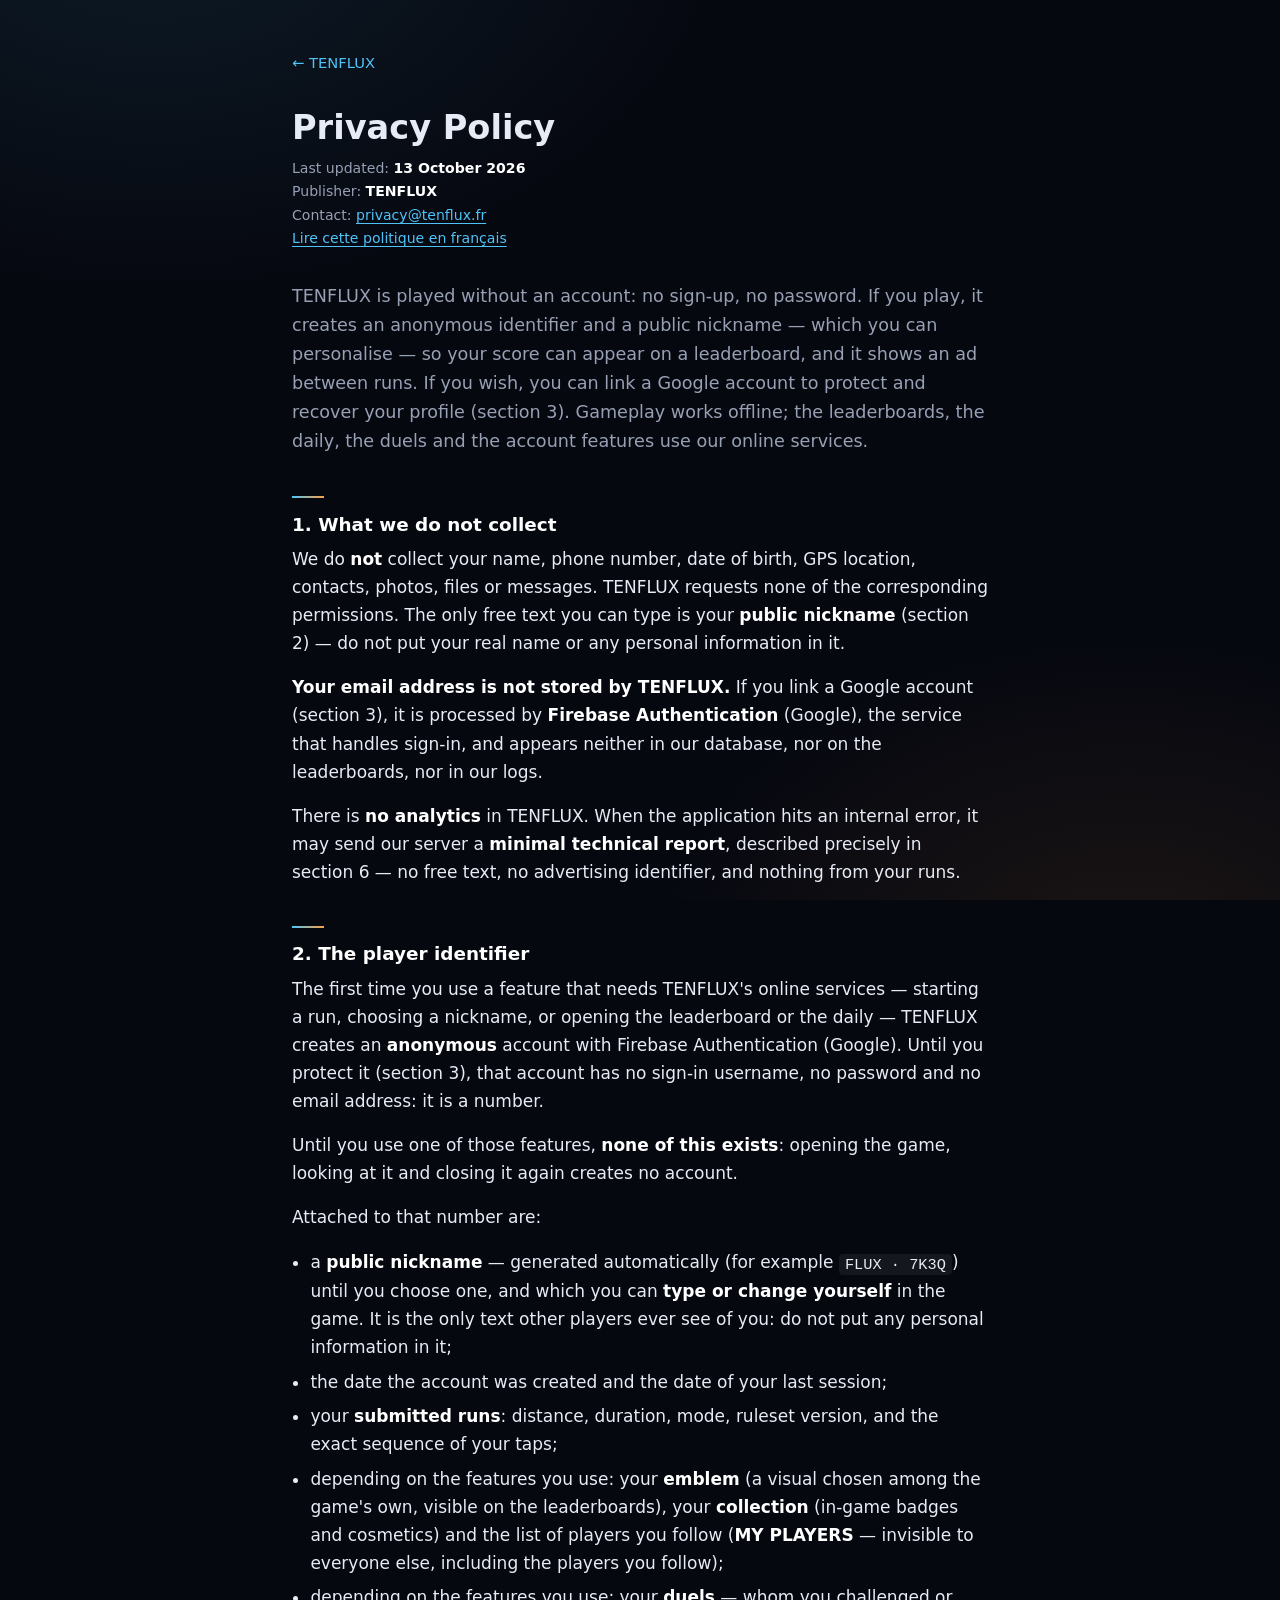
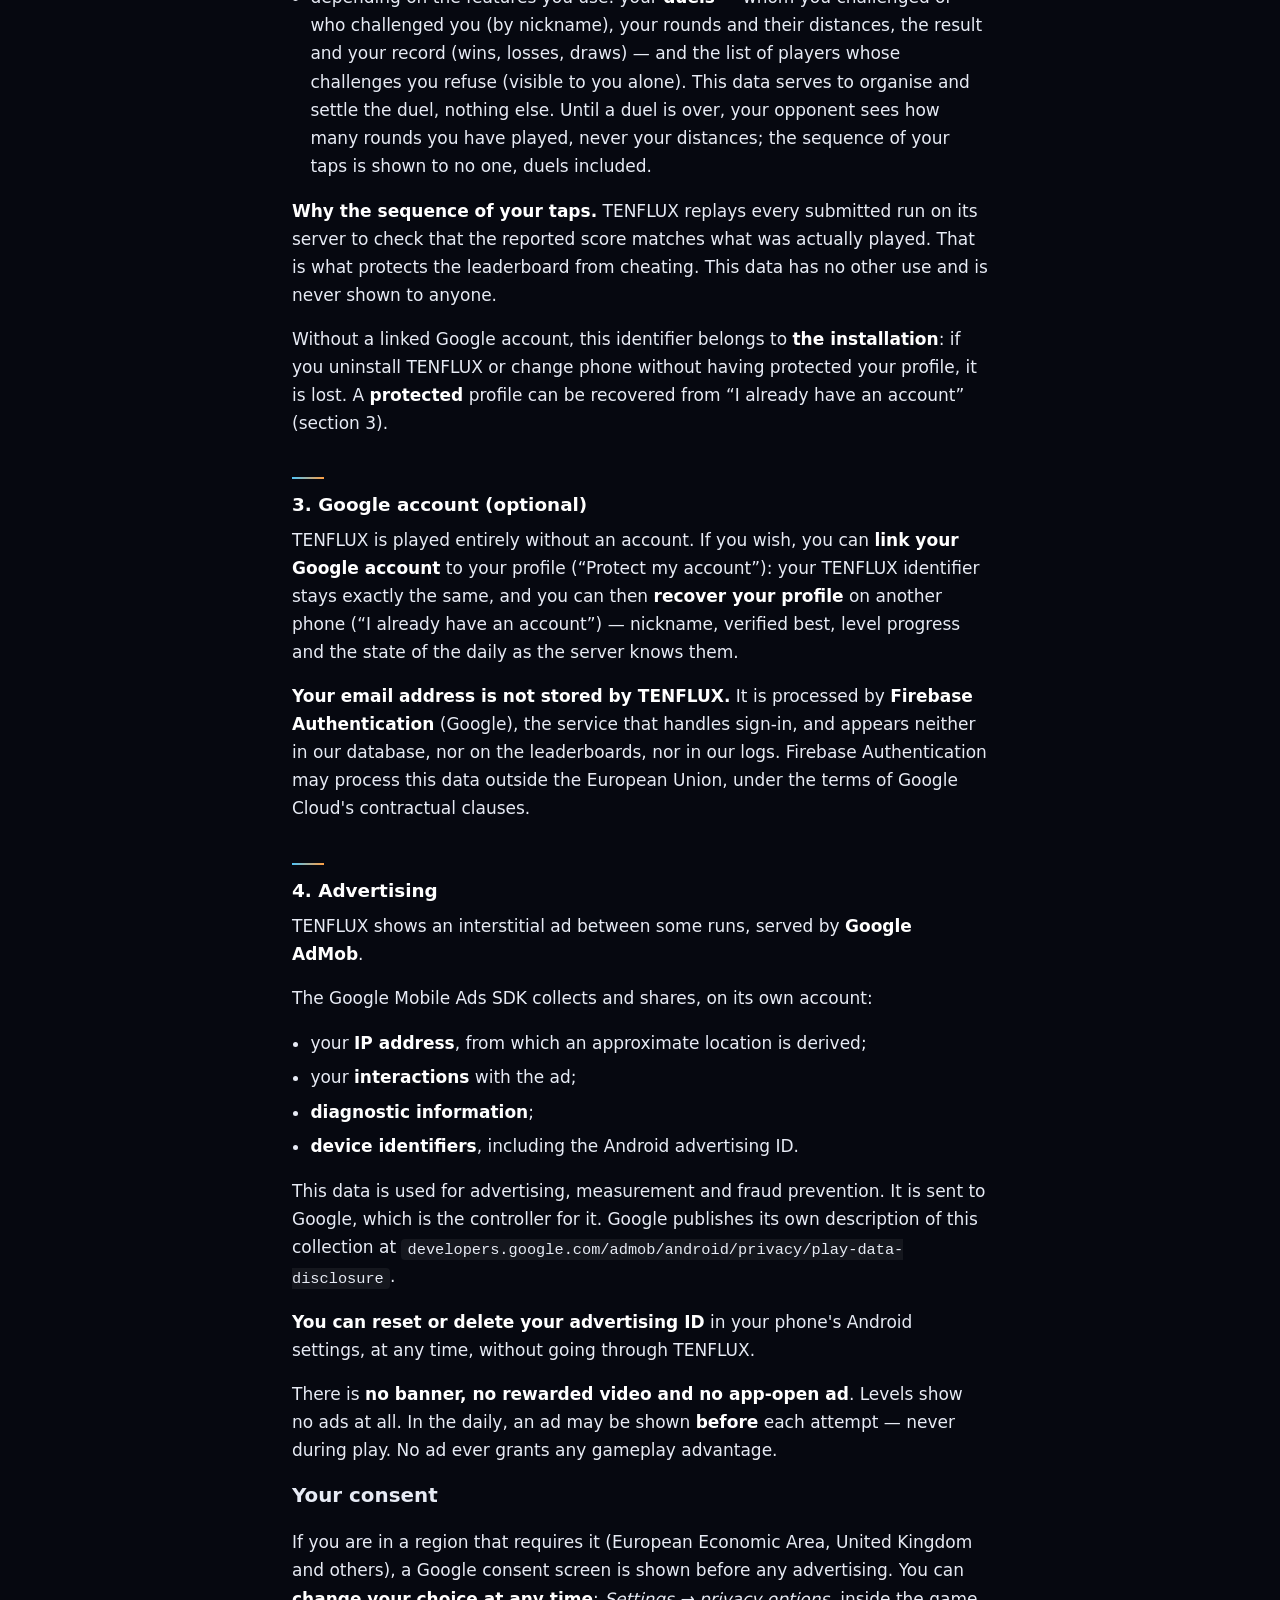
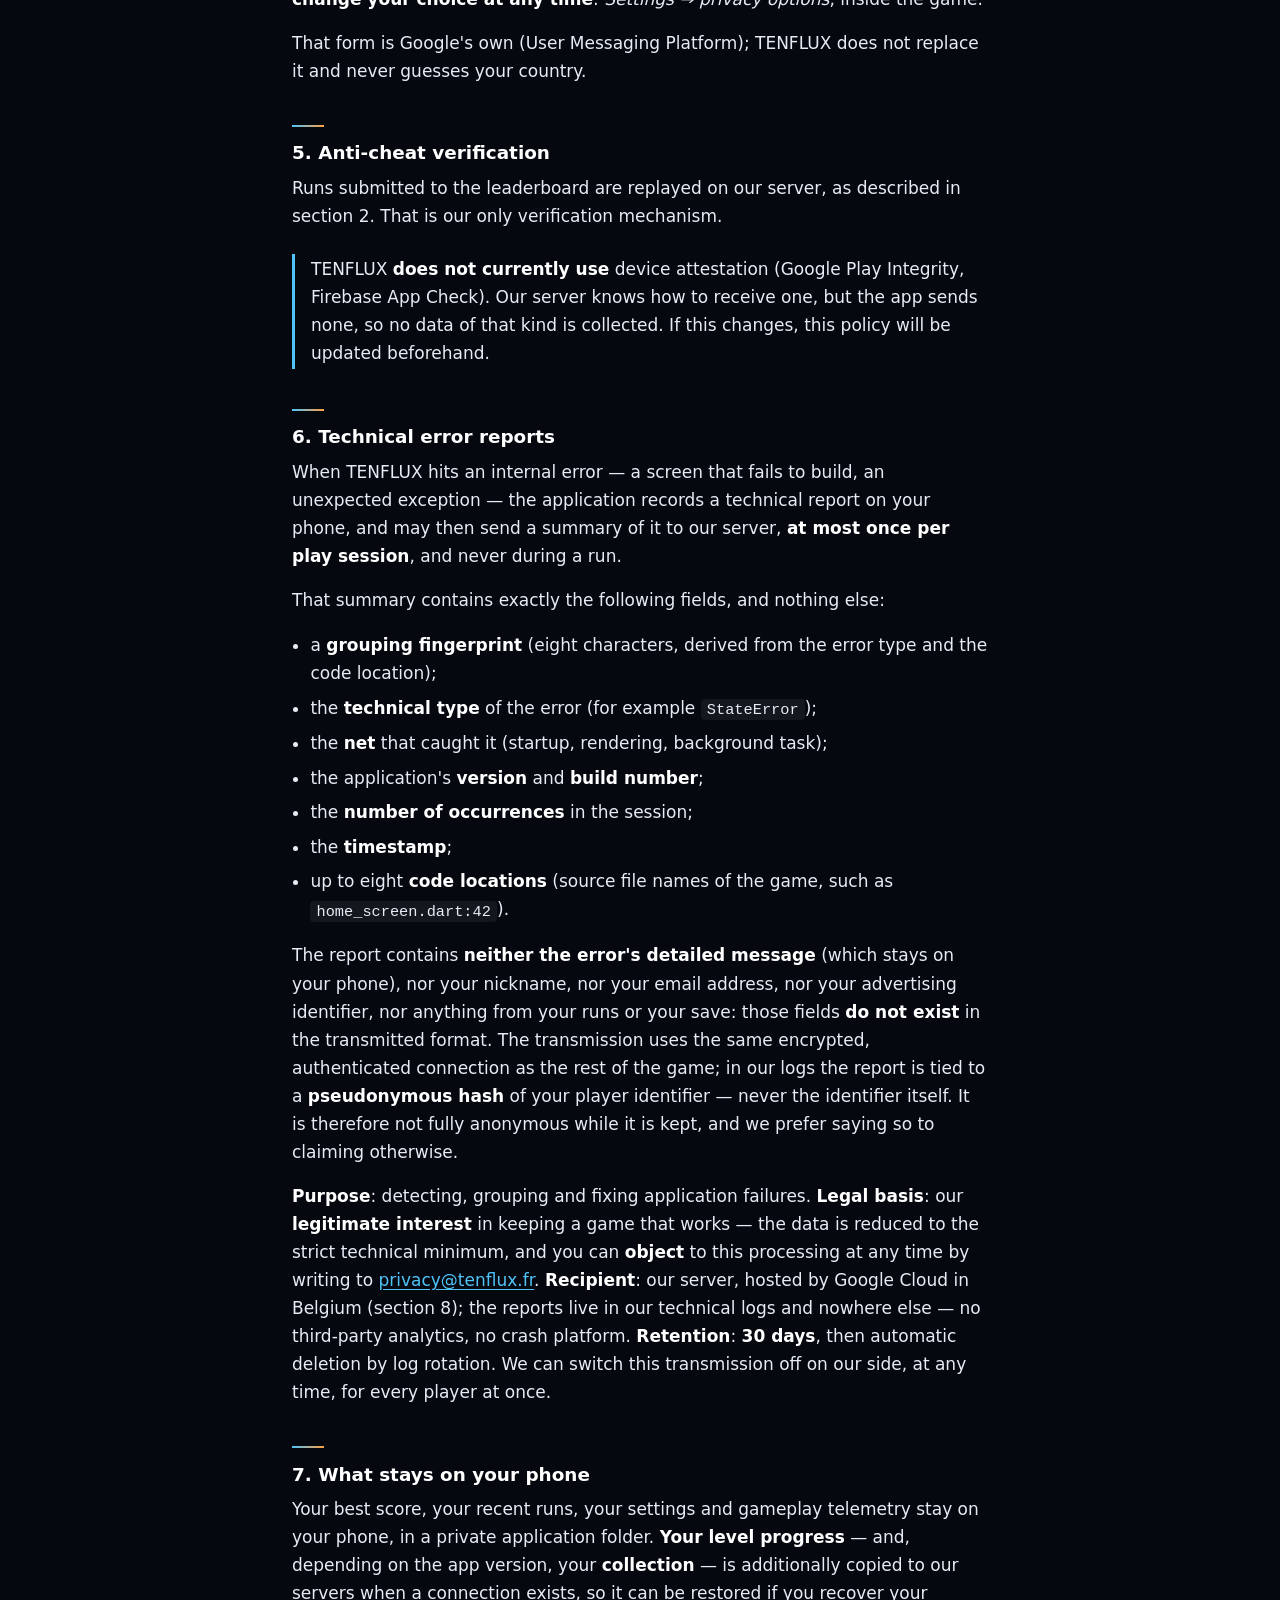
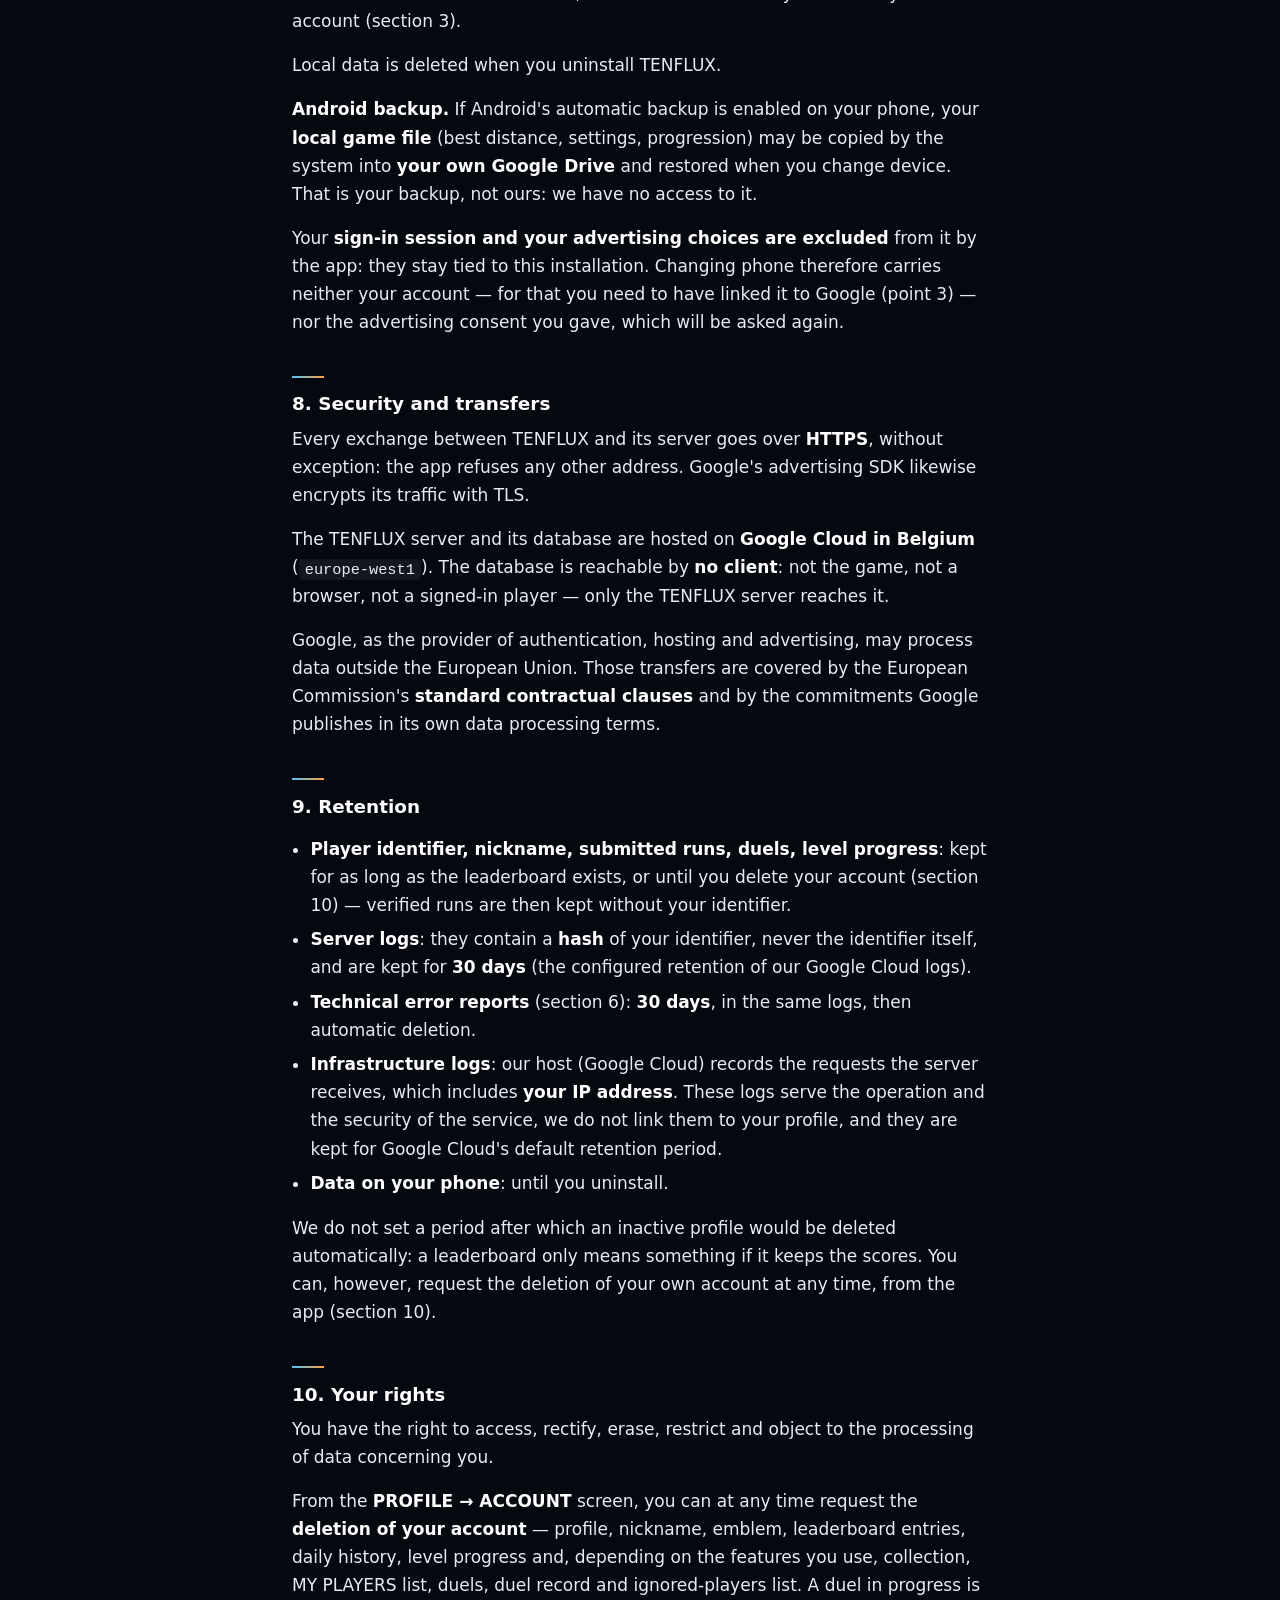
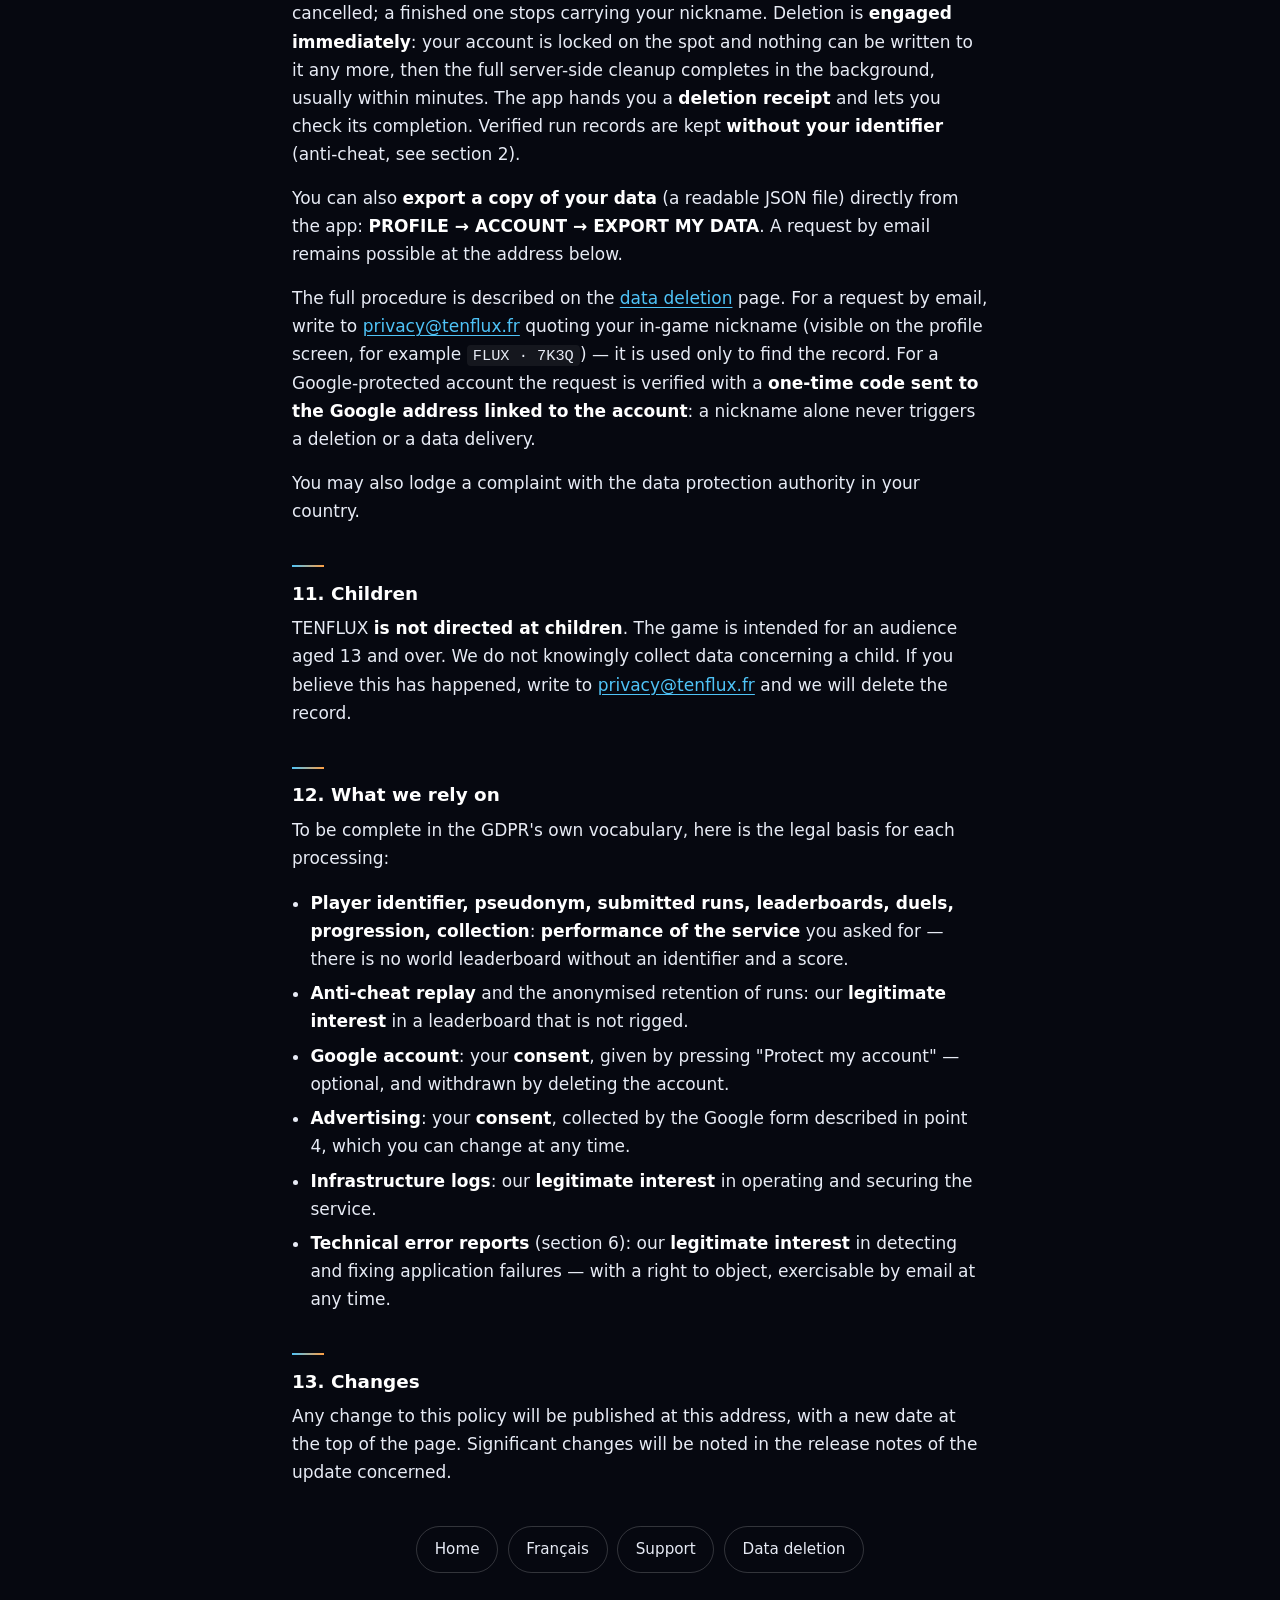
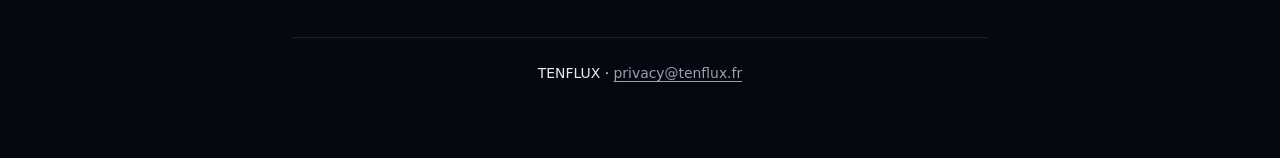
<file: privacy/en/index.html>
<!DOCTYPE html>
<html lang="en">
<head>
<meta charset="utf-8">
<meta name="viewport" content="width=device-width, initial-scale=1">
<title>Privacy Policy — TENFLUX</title>
<meta name="description" content="TENFLUX privacy policy: what is collected, why, and how to have your data deleted.">
<meta name="color-scheme" content="dark">
<meta name="theme-color" content="#060810">
<link rel="icon" href="/assets/tenflux-symbol.png" type="image/png">
<link rel="stylesheet" href="/assets/site.css">
</head>
<body>
<main class="wrap">

  <a class="back" href="/">TENFLUX</a>

  <h1>Privacy Policy</h1>
  <p class="meta">
    Last updated: <strong>13 October 2026</strong><br>
    Publisher: <strong>TENFLUX</strong><br>
    Contact: <a href="mailto:privacy@tenflux.fr">privacy@tenflux.fr</a><br>
    <a href="/privacy/">Lire cette politique en français</a>
  </p>

  <p class="lede">
    TENFLUX is played without an account: no sign-up, no password. If you play, it creates an
    anonymous identifier and a public nickname — which you can personalise — so your score can
    appear on a leaderboard, and it shows an ad between runs. If you wish, you can link a
    Google account to protect and recover your profile (section 3). Gameplay works offline;
    the leaderboards, the daily, the duels and the account features use our online services.
  </p>

  <h2>1. What we do not collect</h2>
  <p>
    We do <strong>not</strong> collect your name, phone number, date of birth, GPS location,
    contacts, photos, files or messages. TENFLUX requests none of the corresponding
    permissions. The only free text you can type is your <strong>public nickname</strong>
    (section 2) — do not put your real name or any personal information in it.
  </p>
  <p>
    <strong>Your email address is not stored by TENFLUX.</strong> If you link a Google account
    (section 3), it is processed by <strong>Firebase Authentication</strong> (Google), the
    service that handles sign-in, and appears neither in our database, nor on the leaderboards,
    nor in our logs.
  </p>
  <p>
    There is <strong>no analytics</strong> in TENFLUX. When the application hits an internal
    error, it may send our server a <strong>minimal technical report</strong>, described
    precisely in section 6 — no free text, no advertising identifier, and nothing from your
    runs.
  </p>

  <h2>2. The player identifier</h2>
  <p>
    The first time you use a feature that needs TENFLUX's online services — starting a run,
    choosing a nickname, or opening the leaderboard or the daily — TENFLUX creates an
    <strong>anonymous</strong> account with Firebase Authentication (Google). Until you protect
    it (section 3), that account has no sign-in username, no password and no email address: it
    is a number.
  </p>
  <p>
    Until you use one of those features, <strong>none of this exists</strong>: opening the game,
    looking at it and closing it again creates no account.
  </p>
  <p>Attached to that number are:</p>
  <ul>
    <li>a <strong>public nickname</strong> — generated automatically (for example
      <code>FLUX · 7K3Q</code>) until you choose one, and which you can <strong>type or change
      yourself</strong> in the game. It is the only text other players ever see of you: do not
      put any personal information in it;</li>
    <li>the date the account was created and the date of your last session;</li>
    <li>your <strong>submitted runs</strong>: distance, duration, mode, ruleset version, and the
      exact sequence of your taps;</li>
    <li>depending on the features you use: your <strong>emblem</strong> (a visual chosen among
      the game's own, visible on the leaderboards), your <strong>collection</strong> (in-game
      badges and cosmetics) and the list of players you follow (<strong>MY PLAYERS</strong> —
      invisible to everyone else, including the players you follow);</li>
    <li>depending on the features you use: your <strong>duels</strong> — whom you challenged or
      who challenged you (by nickname), your rounds and their distances, the result and your
      record (wins, losses, draws) — and the list of players whose challenges you refuse
      (visible to you alone). This data serves to organise and settle the duel, nothing else.
      Until a duel is over, your opponent sees how many rounds you have played, never your
      distances; the sequence of your taps is shown to no one, duels included.</li>
  </ul>
  <p>
    <strong>Why the sequence of your taps.</strong> TENFLUX replays every submitted run on its
    server to check that the reported score matches what was actually played. That is what protects
    the leaderboard from cheating. This data has no other use and is never shown to anyone.
  </p>
  <p>
    Without a linked Google account, this identifier belongs to <strong>the
    installation</strong>: if you uninstall TENFLUX or change phone without having protected
    your profile, it is lost. A <strong>protected</strong> profile can be recovered from
    “I already have an account” (section 3).
  </p>

  <h2>3. Google account (optional)</h2>
  <p>
    TENFLUX is played entirely without an account. If you wish, you can <strong>link your
    Google account</strong> to your profile (“Protect my account”): your TENFLUX identifier
    stays exactly the same, and you can then <strong>recover your profile</strong> on another
    phone (“I already have an account”) — nickname, verified best, level progress and the state
    of the daily as the server knows them.
  </p>
  <p>
    <strong>Your email address is not stored by TENFLUX.</strong> It is processed by
    <strong>Firebase Authentication</strong> (Google), the service that handles sign-in, and
    appears neither in our database, nor on the leaderboards, nor in our logs. Firebase
    Authentication may process this data outside the European Union, under the terms of Google
    Cloud's contractual clauses.
  </p>

  <h2>4. Advertising</h2>
  <p>
    TENFLUX shows an interstitial ad between some runs, served by <strong>Google AdMob</strong>.
  </p>
  <p>The Google Mobile Ads SDK collects and shares, on its own account:</p>
  <ul>
    <li>your <strong>IP address</strong>, from which an approximate location is derived;</li>
    <li>your <strong>interactions</strong> with the ad;</li>
    <li><strong>diagnostic information</strong>;</li>
    <li><strong>device identifiers</strong>, including the Android advertising ID.</li>
  </ul>
  <p>
    This data is used for advertising, measurement and fraud prevention. It is sent to Google,
    which is the controller for it. Google publishes its own description of this collection at
    <code>developers.google.com/admob/android/privacy/play-data-disclosure</code>.
  </p>
  <p>
    <strong>You can reset or delete your advertising ID</strong> in your phone's Android settings,
    at any time, without going through TENFLUX.
  </p>
  <p>
    There is <strong>no banner, no rewarded video and no app-open ad</strong>. Levels show no ads
    at all. In the daily, an ad may be shown <strong>before</strong> each attempt — never during
    play. No ad ever grants any gameplay advantage.
  </p>

  <h3>Your consent</h3>
  <p>
    If you are in a region that requires it (European Economic Area, United Kingdom and others), a
    Google consent screen is shown before any advertising. You can <strong>change your choice at
    any time</strong>: <em>Settings → privacy options</em>, inside the game.
  </p>
  <p>
    That form is Google's own (User Messaging Platform); TENFLUX does not replace it and never
    guesses your country.
  </p>

  <h2>5. Anti-cheat verification</h2>
  <p>
    Runs submitted to the leaderboard are replayed on our server, as described in section 2. That
    is our only verification mechanism.
  </p>
  <div class="note">
    <p style="margin:0">
      TENFLUX <strong>does not currently use</strong> device attestation (Google Play Integrity,
      Firebase App Check). Our server knows how to receive one, but the app sends none, so no data
      of that kind is collected. If this changes, this policy will be updated beforehand.
    </p>
  </div>

  <h2>6. Technical error reports</h2>
  <p>
    When TENFLUX hits an internal error — a screen that fails to build, an unexpected
    exception — the application records a technical report on your phone, and may then send a
    summary of it to our server, <strong>at most once per play session</strong>, and never
    during a run.
  </p>
  <p>That summary contains exactly the following fields, and nothing else:</p>
  <ul>
    <li>a <strong>grouping fingerprint</strong> (eight characters, derived from the error type
      and the code location);</li>
    <li>the <strong>technical type</strong> of the error (for example <code>StateError</code>);</li>
    <li>the <strong>net</strong> that caught it (startup, rendering, background task);</li>
    <li>the application's <strong>version</strong> and <strong>build number</strong>;</li>
    <li>the <strong>number of occurrences</strong> in the session;</li>
    <li>the <strong>timestamp</strong>;</li>
    <li>up to eight <strong>code locations</strong> (source file names of the game, such as
      <code>home_screen.dart:42</code>).</li>
  </ul>
  <p>
    The report contains <strong>neither the error's detailed message</strong> (which stays on
    your phone), nor your nickname, nor your email address, nor your advertising identifier,
    nor anything from your runs or your save: those fields <strong>do not exist</strong> in
    the transmitted format. The transmission uses the same encrypted, authenticated connection
    as the rest of the game; in our logs the report is tied to a <strong>pseudonymous
    hash</strong> of your player identifier — never the identifier itself. It is therefore not
    fully anonymous while it is kept, and we prefer saying so to claiming otherwise.
  </p>
  <p>
    <strong>Purpose</strong>: detecting, grouping and fixing application failures.
    <strong>Legal basis</strong>: our <strong>legitimate interest</strong> in keeping a game
    that works — the data is reduced to the strict technical minimum, and you can
    <strong>object</strong> to this processing at any time by writing to
    <a href="mailto:privacy@tenflux.fr">privacy@tenflux.fr</a>.
    <strong>Recipient</strong>: our server, hosted by Google Cloud in Belgium (section 8); the
    reports live in our technical logs and nowhere else — no third-party analytics, no crash
    platform. <strong>Retention</strong>: <strong>30 days</strong>, then automatic deletion by
    log rotation. We can switch this transmission off on our side, at any time, for every
    player at once.
  </p>

  <h2>7. What stays on your phone</h2>
  <p>
    Your best score, your recent runs, your settings and gameplay telemetry stay on your phone,
    in a private application folder. <strong>Your level progress</strong> — and, depending on
    the app version, your <strong>collection</strong> — is additionally copied to our servers
    when a connection exists, so it can be restored if you recover your account (section 3).
  </p>
  <p>Local data is deleted when you uninstall TENFLUX.</p>
  <p>
    <strong>Android backup.</strong> If Android's automatic backup is enabled on your phone, your
    <strong>local game file</strong> (best distance, settings, progression) may be copied by the
    system into <strong>your own Google Drive</strong> and restored when you change device. That
    is your backup, not ours: we have no access to it.
  </p>
  <p>
    Your <strong>sign-in session and your advertising choices are excluded</strong> from it by the
    app: they stay tied to this installation. Changing phone therefore carries neither your
    account — for that you need to have linked it to Google (point 3) — nor the advertising
    consent you gave, which will be asked again.
  </p>

  <h2>8. Security and transfers</h2>
  <p>
    Every exchange between TENFLUX and its server goes over <strong>HTTPS</strong>, without
    exception: the app refuses any other address. Google's advertising SDK likewise encrypts its
    traffic with TLS.
  </p>
  <p>
    The TENFLUX server and its database are hosted on <strong>Google Cloud in Belgium</strong>
    (<code>europe-west1</code>). The database is reachable by <strong>no client</strong>: not the
    game, not a browser, not a signed-in player — only the TENFLUX server reaches it.
  </p>
  <p>
    Google, as the provider of authentication, hosting and advertising, may process data outside
    the European Union. Those transfers are covered by the European Commission's
    <strong>standard contractual clauses</strong> and by the commitments Google publishes in its
    own data processing terms.
  </p>

  <h2>9. Retention</h2>
  <ul>
    <li><strong>Player identifier, nickname, submitted runs, duels, level progress</strong>:
      kept for as long as the leaderboard exists, or until you delete your account (section 10)
      — verified runs are then kept without your identifier.</li>
    <li><strong>Server logs</strong>: they contain a <strong>hash</strong> of your identifier,
      never the identifier itself, and are kept for <strong>30 days</strong> (the configured
      retention of our Google Cloud logs).</li>
    <li><strong>Technical error reports</strong> (section 6): <strong>30 days</strong>, in the
      same logs, then automatic deletion.</li>
    <li><strong>Infrastructure logs</strong>: our host (Google Cloud) records the requests the
      server receives, which includes <strong>your IP address</strong>. These logs serve the
      operation and the security of the service, we do not link them to your profile, and they
      are kept for Google Cloud's default retention period.</li>
    <li><strong>Data on your phone</strong>: until you uninstall.</li>
  </ul>
  <p>
    We do not set a period after which an inactive profile would be deleted automatically: a
    leaderboard only means something if it keeps the scores. You can, however, request the
    deletion of your own account at any time, from the app (section 10).
  </p>

  <h2>10. Your rights</h2>
  <p>
    You have the right to access, rectify, erase, restrict and object to the processing of data
    concerning you.
  </p>
  <p>
    From the <strong>PROFILE → ACCOUNT</strong> screen, you can at any time request the
    <strong>deletion of your account</strong> — profile, nickname, emblem, leaderboard
    entries, daily history, level progress and, depending on the features you use, collection,
    MY PLAYERS list, duels, duel record and ignored-players list. A duel in progress is
    cancelled; a finished one stops carrying your nickname. Deletion is <strong>engaged
    immediately</strong>: your account is locked on the spot and nothing can be written to it
    any more, then the full server-side cleanup completes in the background, usually within
    minutes. The app hands you a <strong>deletion receipt</strong> and lets you check its
    completion. Verified run records are kept <strong>without your identifier</strong>
    (anti-cheat, see section 2).
  </p>
  <p>
    You can also <strong>export a copy of your data</strong> (a readable JSON file) directly
    from the app: <strong>PROFILE → ACCOUNT → EXPORT MY DATA</strong>. A request by email
    remains possible at the address below.
  </p>
  <p>
    The full procedure is described on the <a href="/delete-account/">data deletion</a> page.
    For a request by email, write to
    <a href="mailto:privacy@tenflux.fr">privacy@tenflux.fr</a> quoting your in-game
    nickname (visible on the profile screen, for example <code>FLUX · 7K3Q</code>) — it is
    used only to find the record. For a Google-protected account the request is verified with
    a <strong>one-time code sent to the Google address linked to the account</strong>: a
    nickname alone never triggers a deletion or a data delivery.
  </p>
  <p>
    You may also lodge a complaint with the data protection authority in your country.
  </p>

  <h2>11. Children</h2>
  <p>
    TENFLUX <strong>is not directed at children</strong>. The game is intended for an audience aged
    13 and over. We do not knowingly collect data concerning a child. If you believe this has
    happened, write to <a href="mailto:privacy@tenflux.fr">privacy@tenflux.fr</a> and we
    will delete the record.
  </p>

  <h2>12. What we rely on</h2>
  <p>To be complete in the GDPR's own vocabulary, here is the legal basis for each processing:</p>
  <ul>
    <li><strong>Player identifier, pseudonym, submitted runs, leaderboards, duels, progression,
      collection</strong>: <strong>performance of the service</strong> you asked for — there is
      no world leaderboard without an identifier and a score.</li>
    <li><strong>Anti-cheat replay</strong> and the anonymised retention of runs: our
      <strong>legitimate interest</strong> in a leaderboard that is not rigged.</li>
    <li><strong>Google account</strong>: your <strong>consent</strong>, given by pressing
      "Protect my account" — optional, and withdrawn by deleting the account.</li>
    <li><strong>Advertising</strong>: your <strong>consent</strong>, collected by the Google form
      described in point 4, which you can change at any time.</li>
    <li><strong>Infrastructure logs</strong>: our <strong>legitimate interest</strong> in
      operating and securing the service.</li>
    <li><strong>Technical error reports</strong> (section 6): our <strong>legitimate
      interest</strong> in detecting and fixing application failures — with a right to object,
      exercisable by email at any time.</li>
  </ul>

  <h2>13. Changes</h2>
  <p>
    Any change to this policy will be published at this address, with a new date at the top of the
    page. Significant changes will be noted in the release notes of the update concerned.
  </p>

  <nav class="nav" aria-label="Site pages">
    <a href="/">Home</a>
    <a href="/privacy/">Français</a>
    <a href="/support/">Support</a>
    <a href="/delete-account/">Data deletion</a>
  </nav>

  <footer>
    <p>TENFLUX · <a href="mailto:privacy@tenflux.fr">privacy@tenflux.fr</a></p>
  </footer>

</main>
</body>
</html>
</file>
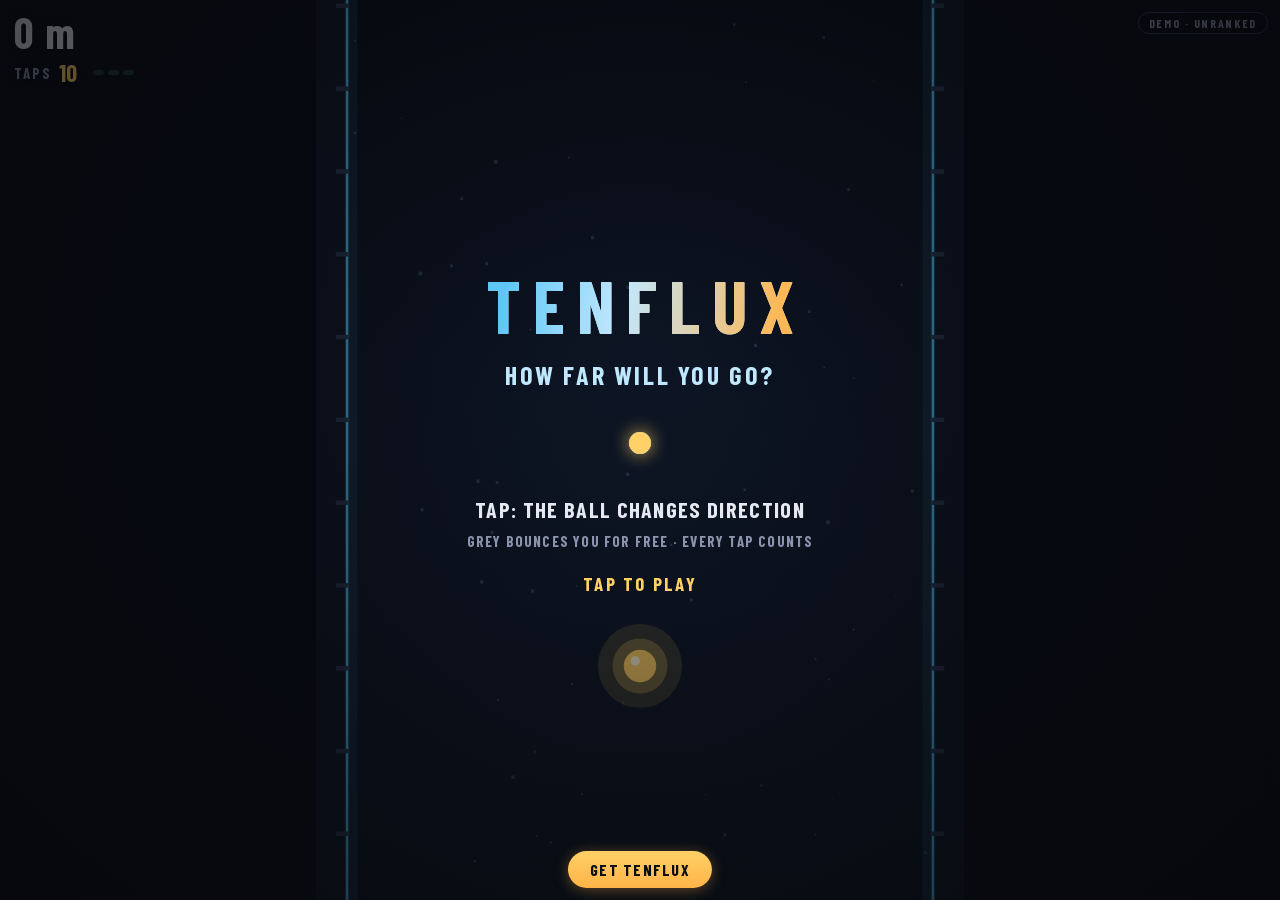
<file: play/demo/en/index.html>
<!doctype html><html lang="en"><head><meta charset="utf-8"><meta name="viewport" content="width=device-width, initial-scale=1, maximum-scale=1, user-scalable=no, viewport-fit=cover"><meta name="robots" content="noindex"><meta name="color-scheme" content="dark"><title>TENFLUX — playable demo</title><style>@font-face{font-family:BarlowCondensed;src:url([data-uri]) format("woff2");font-weight:700;font-style:normal;font-display:block}*{margin:0;padding:0;box-sizing:border-box}html,body{width:100%;height:100%;overflow:hidden;background:#07080b;touch-action:none;-webkit-user-select:none;user-select:none;-webkit-tap-highlight-color:transparent;font-family:BarlowCondensed,Arial Narrow,sans-serif;color:#e6e9f2}#stage{position:fixed;inset:0}#game{position:absolute;inset:0;display:block}#hud{position:absolute;top:calc(10px + env(safe-area-inset-top,0px));left:calc(14px + env(safe-area-inset-left,0px));pointer-events:none;text-shadow:0 1px 6px rgba(0,0,0,.7)}#dist{font-size:44px;font-weight:700;line-height:1;letter-spacing:.02em}#tapsRow{display:flex;align-items:center;gap:7px;margin-top:4px}#tapsLabel{font-size:15px;letter-spacing:.14em;color:#8b93ad}#tapsN{font-size:24px;font-weight:700;color:#ffd166;min-width:1.1em}#tapsN.low{color:#ff9f43}#tapsN.empty{color:#cfd3e0}#tapsN.dryFlash{animation:dryFlash .45s ease-out}@keyframes dryFlash{0%{transform:scale(1.45);color:#ff3d81}to{transform:scale(1)}}#pips{display:flex;gap:4px}#pips i{width:11px;height:5px;border-radius:3px;background:#7cffb22e;display:block}#pips i.lit{background:#7cffb2;box-shadow:0 0 6px #7cffb28c}#pill{position:absolute;z-index:6;left:50%;transform:translate(-50%);bottom:calc(12px + env(safe-area-inset-bottom,0px));padding:9px 22px;font-family:inherit;font-size:16px;font-weight:700;letter-spacing:.08em;color:#0a0c12;background:linear-gradient(180deg,#ffd166,#ffb347);border:0;border-radius:22px;box-shadow:0 2px 14px #ffb34759;cursor:pointer;transition:opacity .25s}#pill.hidden{opacity:0;pointer-events:none}#intro{position:absolute;inset:0;z-index:5;display:flex;flex-direction:column;align-items:center;justify-content:center;gap:10px;background:radial-gradient(ellipse at 50% 40%,#07080b40,#07080bc7);transition:opacity .35s;padding:24px 16px calc(70px + env(safe-area-inset-bottom,0px))}#intro.gone{opacity:0;pointer-events:none}.wordmark{position:relative;font-size:clamp(44px,16vmin,74px);font-weight:700;letter-spacing:.16em;padding-left:.16em;color:#e6e9f2}.wordmark .wordmarkGlow{position:absolute;inset:0;padding-left:inherit;color:transparent;background:linear-gradient(100deg,#4fc3f7 10%,#bfe8ff 45%,#ffb347 90%);-webkit-background-clip:text;background-clip:text;opacity:.9}.wordmark.small{font-size:clamp(26px,7vmin,34px)}#tagline{font-size:clamp(19px,5.4vmin,26px);letter-spacing:.1em;color:#bfe8ff}.instr{font-size:clamp(17px,5vmin,22px);letter-spacing:.06em;margin-top:4px}.sub{font-size:clamp(13px,3.6vmin,15px);letter-spacing:.08em;color:#8b93ad}.start{margin-top:12px;font-size:clamp(15px,4.4vmin,19px);letter-spacing:.12em;color:#ffd166;animation:startPulse 1.1s ease-in-out infinite}@keyframes startPulse{0%,to{opacity:1}50%{opacity:.35}}.handWrap{position:relative;width:74px;height:74px;margin:6px 0 2px}.handWrap .dot{position:absolute;left:50%;top:50%;width:22px;height:22px;transform:translate(-50%,-50%);border-radius:50%;background:#ffd166;box-shadow:0 0 18px #ffd166cc;animation:dotPress 1.4s ease-in-out infinite}.handWrap .ring{position:absolute;left:50%;top:50%;width:22px;height:22px;transform:translate(-50%,-50%);border-radius:50%;border:2px solid rgba(79,195,247,.9);animation:ringGrow 1.4s ease-out infinite}.handWrap .ring.r2{animation-delay:.45s}@keyframes dotPress{0%,to{transform:translate(-50%,-50%) scale(1)}28%{transform:translate(-50%,-50%) scale(.72)}}@keyframes ringGrow{0%{width:22px;height:22px;opacity:.9}to{width:72px;height:72px;opacity:0}}#end{position:absolute;inset:0;z-index:7;display:flex;align-items:center;justify-content:center;background:radial-gradient(ellipse at 50% 42%,#07080b80,#07080be0);opacity:0;pointer-events:none;transition:opacity .3s;padding:16px}#end.shown{opacity:1;pointer-events:auto}.endPanel{display:flex;flex-direction:column;align-items:center;gap:7px;width:min(330px,92vw);max-height:calc(100vh - 24px);padding:22px 20px;background:#0d1424eb;border:1px solid #2B3550;border-radius:18px;transform:translateY(8px);animation:panelIn .35s ease-out forwards}@keyframes panelIn{to{transform:translateY(0)}}#endLabel{font-size:15px;letter-spacing:.16em;color:#8b93ad;margin-top:6px}#endDist{font-size:clamp(48px,14vmin,66px);font-weight:700;line-height:1;color:#ffd166}#endBest{font-size:15px;letter-spacing:.1em;color:#7cffb2}#endHook{font-size:17px;letter-spacing:.1em;color:#bfe8ff;margin:6px 0 4px}#cta{width:100%;padding:15px 10px;font-family:inherit;font-size:21px;font-weight:700;letter-spacing:.08em;color:#0a0c12;background:linear-gradient(180deg,#ffd166,#ffb347);border:0;border-radius:14px;box-shadow:0 3px 18px #ffb34766;cursor:pointer;animation:ctaBreath 1.6s ease-in-out .8s infinite}@keyframes ctaBreath{0%,to{transform:scale(1)}50%{transform:scale(1.035)}}#replay{width:100%;padding:11px 10px;font-family:inherit;font-size:16px;font-weight:700;letter-spacing:.08em;color:#bfe8ff;background:transparent;border:1px solid #2B3550;border-radius:14px;cursor:pointer}@media(max-height:420px){.wordmark{font-size:36px}#tagline{font-size:16px}.handWrap{width:46px;height:46px;margin:0}.instr{font-size:14px;margin-top:0}.sub{font-size:11px}.start{margin-top:2px;font-size:13px}#intro{gap:5px}.endPanel{padding:10px 16px;gap:4px}.wordmark.small{font-size:20px}#endDist{font-size:36px}#endHook{margin:2px 0;font-size:14px}#cta{padding:10px;font-size:17px}#replay{padding:7px;font-size:13px}#dist{font-size:30px}}#demoTag{position:absolute;top:calc(12px + env(safe-area-inset-top,0px));right:calc(12px + env(safe-area-inset-right,0px));z-index:4;font-size:12px;font-weight:700;letter-spacing:.14em;color:#8b93ad;background:#07080b8c;border:1px solid #2B3550;border-radius:12px;padding:3px 10px;pointer-events:none}@media(max-height:420px){#demoTag{font-size:10px;padding:2px 8px}}</style></head><body><div id="stage"><canvas id="game"></canvas><div id="hud"><div id="dist">0 m</div><div id="tapsRow"><span id="tapsLabel">TAPS</span><span id="tapsN">10</span><span id="pips"></span></div></div><div id="demoTag">DEMO · UNRANKED</div><button id="pill" type="button"></button><div id="intro"><div class="wordmark">TENFLUX<span class="wordmarkGlow" aria-hidden="true">TENFLUX</span></div><div id="tagline"></div><div class="handWrap"><span class="ring"></span><span class="ring r2"></span><span class="dot"></span></div><div id="instr1" class="instr"></div><div id="instr2" class="sub"></div><div id="startHint" class="start"></div></div><div id="end"><div class="endPanel"><div class="wordmark small">TENFLUX</div><div id="endLabel"></div><div id="endDist">0 m</div><div id="endBest"></div><div id="endHook"></div><button id="cta" type="button"></button><button id="replay" type="button"></button></div></div></div><script>var STRINGS={"lang":"en","tagline":"HOW FAR WILL YOU GO?","instr1":"TAP: THE BALL CHANGES DIRECTION","instr2":"GREY BOUNCES YOU FOR FREE · EVERY TAP COUNTS","start":"TAP TO PLAY","taps":"TAPS","plusOne":"+1 TAP","overdrive":"OVERDRIVE","endLabel":"YOU TRAVELED","best":"BEST: {X} m","hook":"CAN YOU DO BETTER?","cta":"CONTINUE ON ANDROID","replay":"REPLAY","zones":["CORRIDOR","PLOTS","SHUTTLES","THE MIX"],"title":"TENFLUX — playable demo","demoTag":"DEMO · UNRANKED","pillCta":"GET TENFLUX"};</script><script>(()=>{var h={LW:360,WALL:18,R:9,LH:820,BASE_SPEED:250,SPEED_MAX_MULT:1.35,K:.85,PX_PER_M:60,STEP:.008333333333333333,MAX_FRAME:.05,SUB_NEAR:4,NEAR_MARGIN:8,COOLDOWN:14,PUSH_OUT:.05,SIDE_EPS:1e-6,AHEAD_MARGIN:24,PASSED_MARGIN:4,TAP_AHEAD:340,TAP_BEHIND:-20,LETHAL_CORNER:5,TAPS:10,COMBO_N:[3,3,3,3],ZONES:[0,25,60,110],DIFF_DIST:140,START_CLEAR:330,FORCED_SLOPE:.34,CAM_FRAC:.26,DEATH_LOCK:380,PLOT_D:26,BOOST_D:30,SHUTTLE_W:16,SHUTTLE_MARGIN:58,OD_MULT:.25,OD_DUR:3.2,OD_FADE:.9,TRAIL_CAP:40},a={WL:h.WALL,WR:h.LW-h.WALL,BL:h.WALL+h.R,BR:h.LW-h.WALL-h.R};a.SPAN=a.BR-a.BL;function F(r){let s=0;for(let t=1;t<h.ZONES.length;t++)r>=h.ZONES[t]&&(s=t);return s}function W(r){return h.COMBO_N[F(r)]}function $(r){let s=r/h.DIFF_DIST;return s<0?0:s>1?1:s}function U(r){return h.BASE_SPEED*(1+(h.SPEED_MAX_MULT-1)*$(r))}var L={background:"#07080B",groundEdge:"#060A14",wall:"#0D1424",wallEdge:"#2B3550",dots:"rgba(156,200,255,0.22)",filament:"rgba(127,182,255,0.15)",cold:"#4FC3F7",coldDeep:"#3FA9FF",ice:"#BFE8FF",ball:"#FFD166",ballLow:"#FF9F43",ballEmpty:"#CFD3E0",ballBoosted:"#FFB347",lethal:"#FF3D81",lethalCore:"#E8286F",lethalEdge:"#FF6FA3",object:"#2A3450",objectEdge:"#6FA0D8",objectInner:"#1C2438",rail:"rgba(127,182,255,0.4)",overdriveCore:"#FFB347",text:"#E6E9F2",textMuted:"#8B93AD",chain:"#7CFFB2",zoneLine:"rgba(255,255,255,0.2)"},C=[{bgTop:[15,26,45],bgBottom:[6,10,20],tick:[36,48,72],accent:"#6FB8FF",edge:[79,195,247]},{bgTop:[12,28,34],bgBottom:[6,15,18],tick:[30,58,60],accent:"#5FD3C8",edge:[95,211,200]},{bgTop:[20,21,48],bgBottom:[8,8,26],tick:[44,38,80],accent:"#B48CFF",edge:[156,140,255]},{bgTop:[30,20,36],bgBottom:[12,8,18],tick:[62,42,44],accent:"#FF9F43",edge:[255,159,67]}],X="https://play.google.com/store/apps/details?id=io.github.kokoswiff.tenflux";var k=1.5,v=a.WR-a.WL,q=[0,.14,.42,.55],V={block:{min:100,base:300},twin:{min:200,base:320},bump:{min:240,base:420},gate:{min:280,base:420},plot:{min:90,base:230},shuttle:{min:130,base:260},boost:{min:90,base:230}},M=class{constructor(s){this.e=s,this.reset()}reset(){this.genY=h.START_CLEAR,this.patId=0,this.patternCount=0,this.sinceForced=0,this.calmLeft=0,this.afterObj=!1,this._tx=h.LW/2,this._ty=0,this._tdir=1}_traceStep(){this._ty+=k,this._tx+=this._tdir*h.K*k,this._tx<a.BL?(this._tx=2*a.BL-this._tx,this._tdir=1,this._tx>a.BR&&(this._tx=a.BL)):this._tx>a.BR&&(this._tx=2*a.BR-this._tx,this._tdir=-1,this._tx<a.BL&&(this._tx=a.BR));let s=this.e.obstacles;for(let t=0;t<s.length;t++){let e=s[t];if(e.kind==="lethal")continue;let i=e.w/2,o=e.y+i,n=e.y+e.h-i,l=this._ty<o?o-this._ty:this._ty>n?this._ty-n:0,c=i+h.R;if(l>=c)continue;let d=Math.sqrt(c*c-l*l),f=(e.rail?(()=>{let E=e.rail.max-e.rail.min,R=(e.rail.rate*this._ty+e.rail.phase)/E;return R%=2,R<0&&(R+=2),e.rail.min+(R<=1?R:2-R)*E-e.w/2})():e.x)+e.w/2,m=this._tx-f;if(m<=-d||m>=d)continue;let g=m<-h.SIDE_EPS?-1:m>h.SIDE_EPS?1:-this._tdir,b=f+g*(d+h.PUSH_OUT),x=g;b<a.BL?(b=a.BL,x=1):b>a.BR&&(b=a.BR,x=-1),this._tx=b,this._tdir=x;break}}_pathXAt(s){for(;this._ty<s;)this._traceStep();return this._tx}_oneTapArrival(s,t){let e=this._tx,i=this._ty,o=this._tdir;this._pathXAt(s);let n=this._tx,l=-this._tdir,c=this._ty;for(;c<t;)c+=k,n+=l*h.K*k,n<a.BL?(n=2*a.BL-n,l=1):n>a.BR&&(n=2*a.BR-n,l=-1);return this._tx=e,this._ty=i,this._tdir=o,n}extend(){let s=this.e.y+h.LH*1.6;for(;this.genY<s;)this._makePattern();this._prune()}relayout(){let s=this.e.y+h.LH*.8,t=this.e.obstacles,e=this.e.patterns;for(let o=t.length-1;o>=0;o--)t[o].y0pat>s&&t.splice(o,1);let i=h.START_CLEAR;for(let o=e.length-1;o>=0;o--)e[o].y0>s?e.splice(o,1):e[o].closeY>i&&(i=e[o].closeY);this.genY=Math.max(i,Math.min(s,this.genY)),this._tx=this.e.x,this._ty=this.e.y,this._tdir=this.e.dir,this.extend()}_prune(){let s=this.e.y-h.LH*.35,t=this.e.obstacles;for(let i=t.length-1;i>=0;i--)t[i].y+t[i].h<s&&t.splice(i,1);let e=this.e.patterns;for(let i=e.length-1;i>=0;i--)e[i].closed&&e[i].closeY<s&&e.splice(i,1)}_makePattern(){let s=this.e.rng,t=this.genY/h.PX_PER_M,e=F(t),i=$(t),o=this._pickType(e,i,t,s),n=V[o],l=Math.max(n.min,n.base*(1-.45*i)+s()*60);this.afterObj&&(l=Math.max(n.min*.8,l*.65));let c=this.e.od>0?1+h.OD_MULT:1,d=this.genY+l*c,u=this._pickIntent(o,i,s),f=this._build(o,u,d,i,s,c);f&&(this.patternCount++,this.afterObj=o==="plot"||o==="shuttle",this.calmLeft>0&&this.calmLeft--,o==="boost"&&(this.calmLeft=2),u==="forced"?this.sinceForced=0:this.sinceForced++,this.genY=f.closeY)}_pickType(s,t,e,i){let o=this.calmLeft>0,n=[["block",.5],["bump",.3]];e>8&&!o&&n.push(["gate",.1+.14*t]),s>=1&&!o&&n.push(["twin",.08+.12*t]),s>=1&&n.push(["plot",s>=2?.36:.62]),s>=2&&n.push(["shuttle",.66]),s>=1&&n.push(["boost",q[s]]);let l=0;for(let d=0;d<n.length;d++)l+=n[d][1];let c=i()*l;for(let d=0;d<n.length;d++)if(c-=n[d][1],c<=0)return n[d][0];return"block"}_pickIntent(s,t,e){let i=["free","decoy","forced"];if(this.patternCount<3)return i[this.patternCount];if(this.sinceForced>=4)return"forced";if(s==="plot")return e()<.65?"forced":"decoy";if(s==="boost")return e()<.6?"forced":"decoy";if(s==="shuttle")return e()<.55?"forced":"decoy";let o=.14+h.FORCED_SLOPE*t,n=.58-.18*t,l=.28-.23*t,c=e()*(o+n+l);return(c-=o)<=0?"forced":(c-=n)<=0?"decoy":"free"}_addRect(s,t,e,i,o,n,l){this.e.obstacles.push({kind:s,x:t,y:e,w:i,h:o,patId:n,rail:l||null,lastHitY:-1e9,y0pat:e})}_pattern(s,t,e){let i={id:this.patId++,y0:s,closeY:t,lethal:e,closed:!1};return this.e.patterns.push(i),i}_build(s,t,e,i,o,n){switch(s){case"block":return this._makeBlock(t,e,i,o,n);case"bump":return this._makeBump(t,e,i,o,n);case"twin":return this._makeTwin(t,e,i,o,n);case"gate":return this._makeGate(t,e,i,o,n);case"plot":return this._makeDisc(t,e,o,h.PLOT_D+o()*6,"matter");case"boost":return this._makeDisc(t,e,o,h.BOOST_D,"boost");case"shuttle":return this._makeShuttle(t,e,i,o)}return null}_travel(s){return h.K*(s+2*h.R)}_escapeSlot(s,t,e){return(2*h.R+this._travel(s)+(34-12*t)+16)*e}_makeBlock(s,t,e,i,o){let n=v*(.22+i()*.13),l=22+i()*12,c=this._pathXAt(t+l/2),d;if(s==="forced")d=c;else{let f=n/2+h.R+8+i()*16,m=s==="free"?20:0,g=i()<.8?c<h.LW/2?1:-1:c<h.LW/2?-1:1;d=c+g*(f+m)}if(d=Math.max(a.WL+6+n/2,Math.min(a.WR-6-n/2,d)),s==="forced"){let f=this._escapeSlot(l,e,o),m=d-n/2-a.WL,g=a.WR-(d+n/2);m<f&&g<f&&(m>=g?d=a.WL+f+n/2:d=a.WR-f-n/2,d=Math.max(a.WL+6+n/2,Math.min(a.WR-6-n/2,d)))}let u=this._pattern(t,t+l,!0);return this._addRect("lethal",d-n/2,t,n,l,u.id),u}_makeBump(s,t,e,i,o){let n=.28+i()*.2;n<.2&&(n=.2),n>.56&&(n=.56);let l=v*n,c=26+i()*14,d=this._pathXAt(t+c/2),u=d<h.LW/2,f=s==="forced"?u?-1:1:u?1:-1,m=this._escapeSlot(c,e,o);if(v-l<m&&(l=v-m),s==="forced"){let x=f===-1?d-a.WL+h.R+4:a.WR-d+h.R+4;l<x&&(l=Math.min(x,v-m))}else if(s==="decoy"){let x=h.R+8+i()*16,E=f===-1?d-x-a.WL:a.WR-(d+x);E>10&&E<l&&(l=E)}l<20&&(l=20);let g=f===-1?a.WL:a.WR-l,b=this._pattern(t,t+c,!0);return this._addRect("lethal",g,t,l,c,b.id),b}_makeTwin(s,t,e,i,o){let n=16+i()*6,l=this._travel(n),c=2*h.R+(l+(32-8*e)+i()*8)*o,d=2*h.R+l/2+14+i()*6,u=t+n/2,f;if(s==="forced"){let R=t-(120+i()*80);f=this._oneTapArrival(R,u),this._pathXAt(u)}else f=this._pathXAt(u);let m=a.WL+d+30,g=a.WR-d-30;f=Math.max(m+c/2,Math.min(g-c/2,f));let b=this._pattern(t,t+n,!0),x=f-c/2-(a.WL+d),E=a.WR-d-(f+c/2);return x>8&&this._addRect("lethal",a.WL+d,t,x,n,b.id),E>8&&this._addRect("lethal",f+c/2,t,E,n,b.id),b}_makeGate(s,t,e,i,o){let n=16+i()*6,l=this._travel(n),c=2*h.R+(l+(36-10*e)+i()*8)*o,d=t+n/2,u;if(s==="forced"){let x=t-(140+i()*80);u=this._oneTapArrival(x,d),this._pathXAt(d)}else u=this._pathXAt(d);let f=16;u=Math.max(a.WL+f+c/2,Math.min(a.WR-f-c/2,u));let m=this._pattern(t,t+n,!0),g=u-c/2-a.WL,b=a.WR-(u+c/2);return g>2&&this._addRect("lethal",a.WL,t,g,n,m.id),b>2&&this._addRect("lethal",u+c/2,t,b,n,m.id),m}_makeDisc(s,t,e,i,o){let n=t+i/2,l=this._pathXAt(n),c;if(s==="forced")c=l+(e()-.5)*6;else{let f=e()<.5?-1:1;c=l+f*(i/2+h.R+8+e()*16)}let d=44;c=Math.max(a.WL+d,Math.min(a.WR-d,c));let u=this._pattern(t,t+i,!1);return this._addRect(o,c-i/2,t,i,i,u.id),u}_makeShuttle(s,t,e,i){let o=h.SHUTTLE_W,n=50+i()*16,l=.28+i()*.16+.12*e,c=a.WL+h.SHUTTLE_MARGIN,d=a.WR-h.SHUTTLE_MARGIN,u=t+n/2,f=this._pathXAt(u),m;if(s==="forced")m=f;else{let R=i()<.5?-1:1;m=f+R*(o/2+h.R+10+i()*18)}let g=d-c,b=(m-c)/g;b<.04&&(b=.04),b>.96&&(b=.96);let x=b*g-l*u;x=(x%(2*g)+2*g)%(2*g);let E=this._pattern(t,t+n,!1);return this._addRect("matter",0,t,o,n,E.id,{min:c,max:d,rate:l,phase:x}),E}};function J(r){let s=r>>>0;return function(){s|=0,s=s+1831565813|0;let t=Math.imul(s^s>>>15,1|s);return t=t+Math.imul(t^t>>>7,61|t)^t,((t^t>>>14)>>>0)/4294967296}}function Q(r,s){let t=r.w/2,e=r.y+t,i=r.y+r.h-t,o=s<e?e-s:s>i?s-i:0,n=t+h.R;return o>=n?-1:Math.sqrt(n*n-o*o)}function B(r,s){let t=r.max-r.min,e=(r.rate*s+r.phase)/t;e%=2,e<0&&(e+=2);let i=e<=1?e:2-e;return r.min+i*t}function tt(r,s){return r.rail?B(r.rail,s)-r.w/2:r.x}function st(r,s,t,e,i){for(let o=0;o<e.length;o++){let n=e[o],l=Q(n,t);if(l<0)continue;let c=tt(n,t)+n.w/2,d=r-c;if(d<=-l||d>=l)continue;let u=d<-h.SIDE_EPS?-1:d>h.SIDE_EPS?1:-s,f=c+u*(l+h.PUSH_OUT),m=u;return f<a.BL?(f=a.BL,m=1):f>a.BR&&(f=a.BR,m=-1),i.x=f,i.dir=m,i.rect=n,!0}return!1}function et(r,s,t){let e=h.LETHAL_CORNER;r.w/2<e&&(e=r.w/2),r.h/2<e&&(e=r.h/2);let i=r.rail?B(r.rail,t)-r.w/2:r.x,o=Math.max(i+e-s,0,s-(i+r.w-e)),n=Math.max(r.y+e-t,0,t-(r.y+r.h-e));return Math.sqrt(o*o+n*n)-e-h.R}var P=class{constructor(s){this.sessionSeed=s==null?Date.now()&4294967295:s,this.runIndex=0,this.best=0,this.events=[],this.gen=new M(this),this.trail=new Float32Array(h.TRAIL_CAP*2),this.trailLen=0,this.trailHead=0,this._contact={x:0,dir:0,rect:null},this._accumulator=0,this._mirrors=[],this.phase="idle",this._resetRun()}_resetRun(){this.x=h.LW/2,this.y=0,this.prevX=h.LW/2,this.prevY=0,this.dir=1,this.taps=h.TAPS,this.chain=0,this.tapsUsed=0,this.tapsEarned=0,this.tapsRefused=0,this.dist=0,this.speed=h.BASE_SPEED,this.od=0,this.step=0,this.time=0,this.deathTime=-1,this.obstacles=[],this.patterns=[],this.trailLen=0,this.trailHead=0,this._accumulator=0,this.rng=J((this.sessionSeed^this.runIndex*2654435769)>>>0),this.gen.reset()}odEnv(){return this.od<=0?0:this.od>=h.OD_FADE?1:this.od/h.OD_FADE}odMult(){return 1+h.OD_MULT*this.odEnv()}press(){if(this.phase==="idle"){this.phase="running",this.events.push({type:"started"});return}if(this.phase!=="dead"){if(this.taps<=0){this.tapsRefused++,this.events.push({type:"dry"});return}this.taps--,this.tapsUsed++,this.chain=0,this.dir=-this.dir,this.gen.relayout(),this.events.push({type:"tap",taps:this.taps})}}restart(){this.runIndex++,this._resetRun(),this.phase="running",this.events.push({type:"started"})}tick(s){if(this.phase!=="running")return;let t=s;for(t>h.MAX_FRAME&&(t=h.MAX_FRAME),this._accumulator+=t;this._accumulator>=h.STEP&&this.phase==="running";)this._accumulator-=h.STEP,this._step()}get alpha(){return this._accumulator/h.STEP}_step(){let s=h.STEP;this.od>0&&(this.od=Math.max(0,this.od-s),this.od<=0&&this.events.push({type:"odEnd"})),this.dist=this.y/h.PX_PER_M,this.speed=U(this.dist)*this.odMult(),this.prevX=this.x,this.prevY=this.y;let t=this._collectMatter(),i=this._anyNear(t)?h.SUB_NEAR:1,o=s/i;for(let l=0;l<i;l++)if(this.y+=this.speed*o,this.x+=this.dir*h.K*this.speed*o,this.x<a.BL?(this.x=2*a.BL-this.x,this.dir=1,this.x>a.BR&&(this.x=a.BL),this.events.push({type:"wall",side:-1,y:this.y})):this.x>a.BR&&(this.x=2*a.BR-this.x,this.dir=-1,this.x<a.BL&&(this.x=a.BR),this.events.push({type:"wall",side:1,y:this.y})),t.length&&st(this.x,this.dir,this.y,t,this._contact)&&(this.x=this._contact.x,this.dir=this._contact.dir,this._onMatterHit(this._contact.rect)),this._lethalCheck())return;this._closePatterns(),this.gen.extend();let n=this.trailHead%h.TRAIL_CAP*2;this.trail[n]=this.x,this.trail[n+1]=this.y,this.trailHead++,this.trailLen<h.TRAIL_CAP&&this.trailLen++,this.step++,this.time+=s}_collectMatter(){let s=this._mirrors;s.length=0;let t=this.obstacles;for(let e=0;e<t.length;e++){let i=t[e];i.kind!=="lethal"&&s.push(i)}return s}_anyNear(s){let t=this.y;for(let e=0;e<s.length;e++){let i=s[e];if(t>i.y-h.R-h.NEAR_MARGIN&&t<i.y+i.h+h.R+h.NEAR_MARGIN)return!0}return!1}_onMatterHit(s){if(!(this.y-s.lastHitY<h.COOLDOWN))if(s.lastHitY=this.y,s.kind==="boost"){let t=this.od>0;this.od=h.OD_DUR,this.events.push({type:"boost",again:t,x:this.x,y:this.y})}else this.events.push({type:"matter",x:this.x,y:this.y,shuttle:!!s.rail})}_lethalCheck(){let s=this.obstacles;for(let t=0;t<s.length;t++){let e=s[t];if(e.kind==="lethal"&&!(e.y>this.y+h.R+h.AHEAD_MARGIN)&&!(this.y-h.R>e.y+e.h+h.PASSED_MARGIN)&&et(e,this.x,this.y)<0)return this._die(e),!0}return!1}_die(s){this.phase="dead",this.deathTime=this.time,this.dist=this.y/h.PX_PER_M,this.dist>this.best&&(this.best=this.dist),this.events.push({type:"death",x:this.x,y:this.y,dist:this.dist,rect:s})}_closePatterns(){let s=this.patterns;for(let t=0;t<s.length;t++){let e=s[t];e.closed||this.y-h.R>e.closeY+h.PASSED_MARGIN&&(e.closed=!0,e.lethal&&this._addCombo())}}_addCombo(){this.chain++;let s=this.chain,t=W(this.dist);this.events.push({type:"chain",reached:s,threshold:t}),s>=t&&(this.chain=0,this.taps++,this.tapsEarned++,this.events.push({type:"tapEarned",taps:this.taps,x:this.x,y:this.y}))}trailAt(s){let t=((this.trailHead-this.trailLen+s)%h.TRAIL_CAP+h.TRAIL_CAP)%h.TRAIL_CAP;return[this.trail[t*2],this.trail[t*2+1]]}};var w=Math.PI*2;function D(r,s,t){let e=Math.round(r[0]+(s[0]-r[0])*t),i=Math.round(r[1]+(s[1]-r[1])*t),o=Math.round(r[2]+(s[2]-r[2])*t);return[e,i,o]}function T(r,s){return s===void 0?`rgb(${r[0]},${r[1]},${r[2]})`:`rgba(${r[0]},${r[1]},${r[2]},${s})`}function it(r){let s=F(r),t=C[s];if(s+1>=h.ZONES.length)return t;let e=Math.min(1,Math.max(0,(r-(h.ZONES[s+1]-6))/6));if(e<=0)return t;let i=C[s+1];return{bgTop:D(t.bgTop,i.bgTop,e),bgBottom:D(t.bgBottom,i.bgBottom,e),tick:D(t.tick,i.tick,e),accent:i.accent,edge:D(t.edge,i.edge,e)}}function nt(r){return r<.4?0:Math.min(1,Math.pow((r-.4)/.5,.8))}var O=class{constructor(s,t){this.canvas=s,this.ctx=s.getContext("2d",{alpha:!1}),this.strings=t,this.time=0,this.tapFx=0,this.shake=0,this.deathAge=0,this.fx=[],this.popups=[],this.dots=this._makeDots(),this.scale=1,this.viewW=360,this.viewH=820,this.offX=0}_makeDots(){let s=[],t=12345,e=()=>(t=t*1103515245+12345&2147483647)/2147483647;for(let i=0;i<64;i++)s.push({x:20+e()*320,y:e()*1600,r:.6+e()*1.4,p:i<36?.5:.78});return s}resize(s,t,e){this.canvas.width=Math.round(s*e),this.canvas.height=Math.round(t*e),this.dpr=e;let i=s/h.LW,o=t/500;this.scale=Math.min(i,o),this.viewW=s/this.scale,this.viewH=t/this.scale,this.offX=(this.viewW-h.LW)/2}advance(s,t){this.time+=s,this.tapFx>0&&(this.tapFx=Math.max(0,this.tapFx-s/.25)),this.shake>0&&(this.shake=Math.max(0,this.shake-s*3.2)),t.phase==="dead"?this.deathAge+=s:this.deathAge=0;for(let e=this.fx.length-1;e>=0;e--)this.fx[e].age+=s,this.fx[e].age>=this.fx[e].dur&&this.fx.splice(e,1);for(let e=this.popups.length-1;e>=0;e--)this.popups[e].age+=s,this.popups[e].age>=1.1&&this.popups.splice(e,1)}burst(s,t,e,i,o,n){this.fx.length>24&&this.fx.shift(),this.fx.push({x:s,y:t,age:0,dur:o||.35,r0:4,r1:i||26,color:e,width:n||2})}popup(s,t){this.popups.push({text:s,age:0,color:t||L.chain})}ballColor(s){return s.od>0?L.ballBoosted:s.taps===0?L.ballEmpty:s.taps<=5?L.ballLow:L.ball}draw(s){let t=this.ctx,e=this.scale*this.dpr,i=s.phase==="running"?s.alpha:0,o=s.prevX+(s.x-s.prevX)*i,n=s.prevY+(s.y-s.prevY)*i,l=n/h.PX_PER_M,c=it(l),d=0,u=0;this.shake>0&&(d=Math.sin(this.time*71)*5*this.shake,u=Math.cos(this.time*83)*5*this.shake),t.setTransform(e,0,0,e,(this.offX+d)*e,u*e);let f=this.viewH*(1-h.CAM_FRAC),m=_=>f-(_-n),g=n+f,b=n-(this.viewH-f);t.fillStyle=T(c.bgBottom),t.fillRect(-this.offX,0,this.viewW,this.viewH);let x=t.createRadialGradient(h.LW/2,f-120,40,h.LW/2,f,this.viewH*.85);x.addColorStop(0,T(c.bgTop)),x.addColorStop(1,T(c.bgBottom)),t.fillStyle=x,t.fillRect(a.WL,0,a.WR-a.WL,this.viewH),t.fillStyle=L.dots;for(let _=0;_<this.dots.length;_++){let p=this.dots[_],A=(p.y-n*p.p)%1600;A<0&&(A+=1600),A=this.viewH-A%(this.viewH+40)-20,t.fillRect(p.x-p.r/2,A,p.r,p.r)}let E=(s.speed-h.BASE_SPEED)/(h.BASE_SPEED*.6);if(E>.05){t.strokeStyle=L.filament,t.lineWidth=1,t.beginPath();for(let _=0;_<7;_++){let p=this.dots[_*3],A=(p.y*1.37-n*.92)%1200;A<0&&(A+=1200),A=this.viewH-A%(this.viewH+60)-30;let y=14+46*E;t.moveTo(p.x,A),t.lineTo(p.x,A+y)}t.stroke()}for(let _=1;_<h.ZONES.length;_++){let p=h.ZONES[_]*h.PX_PER_M;if(p<b-40||p>g+40)continue;let A=m(p);t.strokeStyle=L.zoneLine,t.lineWidth=1,t.setLineDash([6,8]),t.beginPath(),t.moveTo(a.WL+6,A),t.lineTo(a.WR-6,A),t.stroke(),t.setLineDash([]),t.fillStyle=C[_].accent,t.font="600 11px BarlowCondensed, sans-serif",t.textAlign="center",t.fillText(this.strings.zones[_],h.LW/2,A-6)}t.fillStyle=L.wall,t.fillRect(a.WL-h.WALL,0,h.WALL,this.viewH),t.fillRect(a.WR,0,h.WALL,this.viewH),t.fillStyle=T(c.edge,.85),t.fillRect(a.WL-1.5,0,1.5,this.viewH),t.fillRect(a.WR,0,1.5,this.viewH),t.fillStyle=T(c.edge,.1),t.fillRect(a.WL,0,5,this.viewH),t.fillRect(a.WR-5,0,5,this.viewH),t.fillStyle=T(c.tick);for(let _=Math.floor(b/46)*46;_<g+46;_+=46){let p=m(_);t.fillRect(a.WL-7,p,7,2.5),t.fillRect(a.WR,p,7,2.5)}let R=s.obstacles;for(let _=0;_<R.length;_++){let p=R[_];p.y>g+60||p.y+p.h<b-60||p.kind==="lethal"&&this._drawLethal(t,p,m)}for(let _=0;_<R.length;_++){let p=R[_];p.y>g+60||p.y+p.h<b-60||(p.kind==="matter"?this._drawMatter(t,p,m,n):p.kind==="boost"&&this._drawBoost(t,p,m))}if(this._drawTrail(t,s,o,n,m),s.phase!=="dead"){let _=this.ballColor(s),p=m(n);t.globalAlpha=.16,t.fillStyle=_,t.beginPath(),t.arc(o,p,h.R*2.6,0,w),t.fill(),t.globalAlpha=.3,t.beginPath(),t.arc(o,p,h.R*1.7,0,w),t.fill(),t.globalAlpha=1,t.beginPath(),t.arc(o,p,h.R,0,w),t.fill(),t.fillStyle="rgba(255,255,255,0.75)",t.beginPath(),t.arc(o-2.6,p-2.8,2.6,0,w),t.fill()}for(let _=0;_<this.fx.length;_++){let p=this.fx[_],A=p.age/p.dur;t.globalAlpha=(1-A)*.8,t.strokeStyle=p.color,t.lineWidth=p.width*(1-A*.5),t.beginPath(),t.arc(p.x,m(p.y),p.r0+(p.r1-p.r0)*(1-(1-A)*(1-A)),0,w),t.stroke()}t.globalAlpha=1;for(let _=0;_<this.popups.length;_++){let p=this.popups[_],A=p.age/1.1;t.globalAlpha=A<.15?A/.15:1-Math.max(0,(A-.55)/.45),t.fillStyle=p.color,t.font="700 30px BarlowCondensed, sans-serif",t.textAlign="center",t.fillText(p.text,h.LW/2,this.viewH*.25-A*34)}t.globalAlpha=1}_rr(s,t,e,i,o,n){s.beginPath(),s.moveTo(t+n,e),s.arcTo(t+i,e,t+i,e+o,n),s.arcTo(t+i,e+o,t,e+o,n),s.arcTo(t,e+o,t,e,n),s.arcTo(t,e,t+i,e,n),s.closePath()}_drawLethal(s,t,e){let i=Math.min(h.LETHAL_CORNER,t.w/2,t.h/2),o=e(t.y+t.h);s.strokeStyle=L.lethal,s.globalAlpha=.18,s.lineWidth=5,this._rr(s,t.x,o,t.w,t.h,i),s.stroke(),s.globalAlpha=1,this._rr(s,t.x,o,t.w,t.h,i),s.fillStyle=L.lethalCore,s.fill(),s.strokeStyle=L.lethal,s.lineWidth=1.6,s.stroke(),s.strokeStyle=L.lethalEdge,s.lineWidth=2,s.beginPath(),s.moveTo(t.x+i,o+t.h-1.5),s.lineTo(t.x+t.w-i,o+t.h-1.5),s.stroke()}_drawMatter(s,t,e,i){let o=t.rail?B(t.rail,i)-t.w/2:t.x,n=e(t.y+t.h),l=t.w/2;if(t.rail){let c=e(t.y+t.h/2);s.strokeStyle=L.rail,s.lineWidth=1.2,s.setLineDash([3,5]),s.beginPath(),s.moveTo(t.rail.min,c),s.lineTo(t.rail.max,c),s.stroke(),s.setLineDash([])}this._rr(s,o,n,t.w,t.h,l),s.fillStyle=L.object,s.fill(),s.strokeStyle=L.objectEdge,s.lineWidth=1.5,s.stroke(),this._rr(s,o+2.5,n+2.5,t.w-5,t.h-5,Math.max(1,l-2.5)),s.fillStyle=L.objectInner,s.fill()}_drawBoost(s,t,e){let i=t.x+t.w/2,o=e(t.y+t.h)+t.h/2,n=t.w/2,l=.72+.28*Math.sin(this.time*5.2);s.globalAlpha=.18*l,s.fillStyle=L.overdriveCore,s.beginPath(),s.arc(i,o,n*1.9,0,w),s.fill(),s.globalAlpha=1,s.beginPath(),s.arc(i,o,n,0,w),s.fillStyle=L.overdriveCore,s.fill(),s.strokeStyle="#FFE2B0",s.lineWidth=1.6,s.beginPath(),s.arc(i,o,n+3+1.5*l,0,w),s.stroke(),s.fillStyle="#4A2C08",s.beginPath(),s.moveTo(i-5,o+4.5),s.lineTo(i,o-1),s.lineTo(i+5,o+4.5),s.lineTo(i+5,o+1),s.lineTo(i,o-4.5),s.lineTo(i-5,o+1),s.closePath(),s.fill()}_drawTrail(s,t,e,i,o){let n=t.trailLen;if(n<2)return;let l=this.ballColor(t),c=t.od>0?L.ballBoosted:L.coldDeep,d=h.TRAIL_CAP,u=d-n,f=1;if(t.phase==="dead"){let _=Math.floor(n*(this.deathAge/.3));if(_>=n-1)return;f=1+_}let m=parseInt(l.slice(1,3),16),g=parseInt(l.slice(3,5),16),b=parseInt(l.slice(5,7),16),x=parseInt(c.slice(1,3),16),E=parseInt(c.slice(3,5),16),R=parseInt(c.slice(5,7),16);s.lineCap="round";for(let _=f;_<n;_++){let p=t.trailAt(_-1),y=_===n-1?[e,i]:t.trailAt(_),G=u+_,S=G/d,N=nt(S),K=Math.round(x+(m-x)*N),j=Math.round(E+(g-E)*N),Z=Math.round(R+(b-R)*N);if(s.strokeStyle=`rgba(${K},${j},${Z},${(S*S*.55).toFixed(3)})`,s.lineWidth=2+9*S,s.beginPath(),s.moveTo(p[0],o(p[1])),s.lineTo(y[0],o(y[1])),s.stroke(),S>.62){let Y=(S-.62)/.38;s.strokeStyle=`rgba(255,255,255,${(Y*Y*.6).toFixed(3)})`,s.lineWidth=1+2*S,s.beginPath(),s.moveTo(p[0],o(p[1])),s.lineTo(y[0],o(y[1])),s.stroke()}this.tapFx>0&&G>d-10&&(s.strokeStyle=`rgba(${m},${g},${b},${(.5*this.tapFx).toFixed(3)})`,s.lineWidth=(2+9*S)*1.6,s.beginPath(),s.moveTo(p[0],o(p[1])),s.lineTo(y[0],o(y[1])),s.stroke())}}};var H={_visible:!1,_onShow:null,_onHide:null,init(r,s){this._onShow=r,this._onHide=s,document.addEventListener("visibilitychange",()=>{document.hidden?this._hide():this._show()}),this._visible=!0,r()},_show(){this._visible||(this._visible=!0,this._onShow&&this._onShow())},_hide(){this._visible&&(this._visible=!1,this._onHide&&this._onHide())},get visible(){return this._visible},openStore(){let r=(document.documentElement.lang||"fr").slice(0,2),s="referrer="+encodeURIComponent("utm_source=tenflux.fr&utm_medium=web&utm_campaign=site_v3&utm_content=demo_"+r),t=X+(X.indexOf("?")>=0?"&":"?")+s;window.open(t,"_blank","noopener")}};var I=class{constructor(s,t,e){this.e=s,this.r=t,this.s=e,this.$=i=>document.getElementById(i),this.stage=this.$("stage"),this.intro=this.$("intro"),this.end=this.$("end"),this.distEl=this.$("dist"),this.tapsN=this.$("tapsN"),this.pips=this.$("pips"),this.pill=this.$("pill"),this.deadSince=-1,this._bindText(),this._bindInput(),this._pipEls=[],this._pipThreshold=-1,this._lastTaps=-1,this._lastDist=-1}_bindText(){let s=this.s;this.$("tagline").textContent=s.tagline,this.$("instr1").textContent=s.instr1,this.$("instr2").textContent=s.instr2,this.$("startHint").textContent=s.start,this.$("tapsLabel").textContent=s.taps,this.$("endLabel").textContent=s.endLabel,this.$("endHook").textContent=s.hook,this.$("cta").textContent=s.cta,this.$("replay").textContent=s.replay,this.pill.textContent=s.pillCta||s.cta}_bindInput(){this.stage.addEventListener("pointerdown",t=>{t.target.closest("button")||(t.preventDefault(),this._press())},{passive:!1}),window.addEventListener("keydown",t=>{t.code==="Space"&&this._press()});let s=t=>{t.stopPropagation(),H.openStore()};this.$("cta").addEventListener("click",s),this.pill.addEventListener("click",s),this.$("replay").addEventListener("click",t=>{t.stopPropagation(),this._replay()})}_press(){let s=this.e;if(s.phase==="dead"){this.deadSince>=0&&performance.now()-this.deadSince>h.DEATH_LOCK&&!this.end.classList.contains("shown")&&this._replay();return}s.phase==="idle"&&this.intro.classList.add("gone"),s.press()}_replay(){this.end.classList.remove("shown"),this.pill.classList.remove("hidden"),this.deadSince=-1,this.e.restart()}drain(){let s=this.e.events;for(let t=0;t<s.length;t++){let e=s[t];switch(e.type){case"tap":this.r.tapFx=1;break;case"dry":this.tapsN.classList.remove("dryFlash"),this.tapsN.offsetWidth,this.tapsN.classList.add("dryFlash");break;case"wall":this.r.burst(e.side<0?27:h.LW-27,e.y,"rgba(191,232,255,0.8)",16,.28,1.5);break;case"matter":this.r.burst(e.x,e.y,L.ice,20,.3,1.5);break;case"boost":this.r.burst(e.x,e.y,L.overdriveCore,34,.45,2.5),this.r.popup(this.s.overdrive,L.overdriveCore);break;case"tapEarned":this.r.popup(this.s.plusOne,L.chain);break;case"death":this.r.shake=1,this.r.burst(e.x,e.y,L.lethal,46,.5,3),this.r.burst(e.x,e.y,L.lethalEdge,70,.6,2),this.deadSince=performance.now();break}}s.length=0,this.e.phase==="dead"&&this.deadSince>=0&&!this.end.classList.contains("shown")&&performance.now()-this.deadSince>h.DEATH_LOCK&&this._showEnd()}_showEnd(){let s=Math.floor(this.e.dist);this.$("endDist").textContent=s+" m",this.$("endBest").textContent=this.s.best.replace("{X}",String(Math.floor(this.e.best))),this.end.classList.add("shown"),this.pill.classList.add("hidden")}refresh(){let s=this.e,t=Math.floor(s.dist);t!==this._lastDist&&(this._lastDist=t,this.distEl.textContent=t+" m"),s.taps!==this._lastTaps&&(this._lastTaps=s.taps,this.tapsN.textContent=String(s.taps),this.tapsN.classList.toggle("low",s.taps>0&&s.taps<=5),this.tapsN.classList.toggle("empty",s.taps===0));let e=W(s.dist);if(e!==this._pipThreshold){this._pipThreshold=e,this.pips.textContent="",this._pipEls=[];for(let i=0;i<e;i++){let o=document.createElement("i");this.pips.appendChild(o),this._pipEls.push(o)}this._pipLit=-1}if(s.chain!==this._pipLit){this._pipLit=s.chain;for(let i=0;i<this._pipEls.length;i++)this._pipEls[i].className=i<s.chain?"lit":""}}};function z(){let r=document.getElementById("game"),s=typeof window.__PLAYABLE_SEED=="number"?window.__PLAYABLE_SEED:null,t=new P(s),e=new O(r,STRINGS),i=new I(t,e,STRINGS);function o(){let d=window.innerWidth,u=window.innerHeight,f=Math.min(window.devicePixelRatio||1,2.5);r.style.width=d+"px",r.style.height=u+"px",e.resize(d,u,f)}window.addEventListener("resize",o),window.addEventListener("orientationchange",o),o();let n=0,l=-1;function c(d){n=requestAnimationFrame(c),l<0&&(l=d);let u=(d-l)/1e3;l=d,u<0&&(u=0),u>.05&&(u=.05),t.tick(u),e.advance(u,t),i.drain(),i.refresh(),e.draw(t)}H.init(()=>{n||(l=-1,n=requestAnimationFrame(c))},()=>{n&&(cancelAnimationFrame(n),n=0)})}document.readyState==="loading"?document.addEventListener("DOMContentLoaded",z):z();})();</script></body></html>
</file>
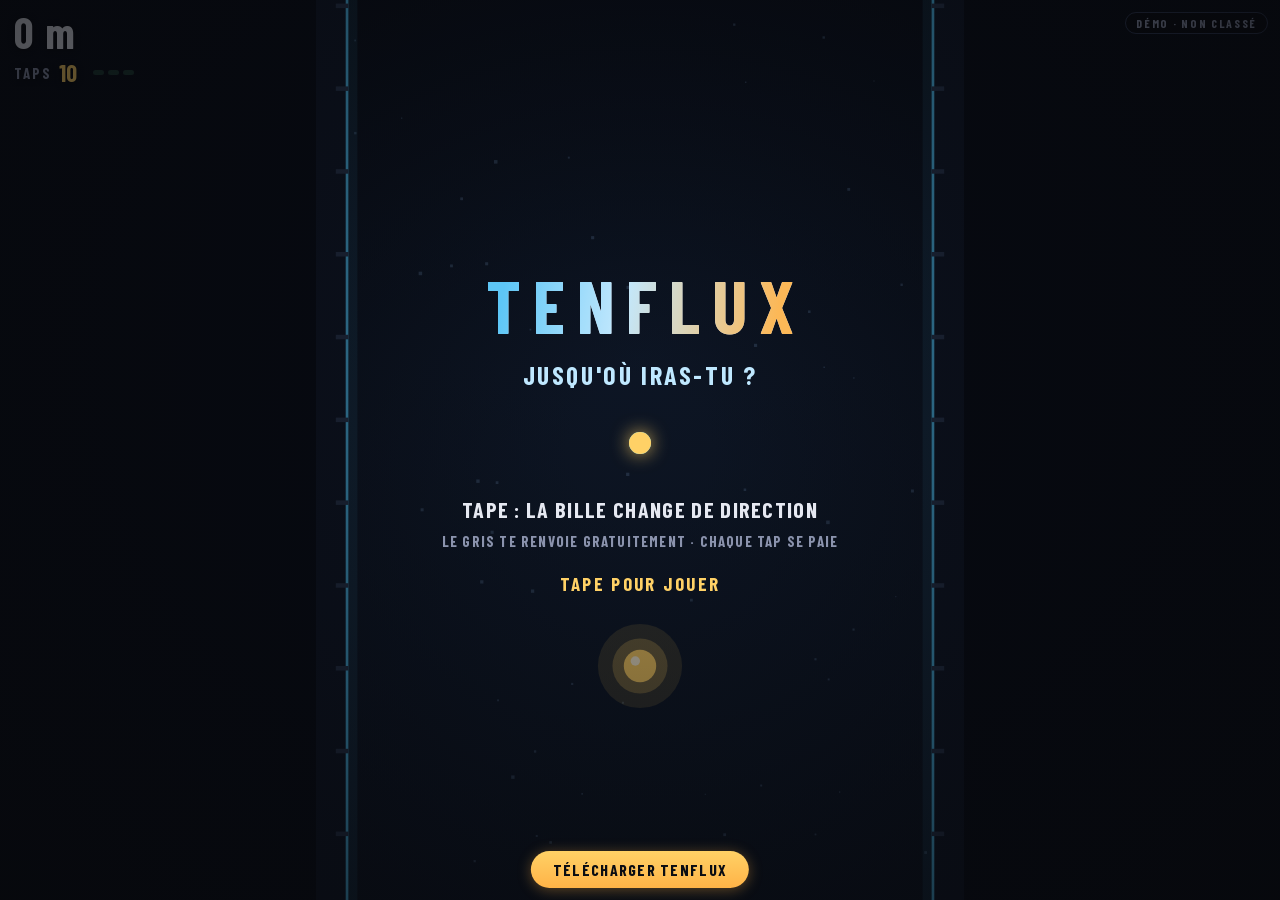
<file: play/demo/fr/index.html>
<!doctype html><html lang="fr"><head><meta charset="utf-8"><meta name="viewport" content="width=device-width, initial-scale=1, maximum-scale=1, user-scalable=no, viewport-fit=cover"><meta name="robots" content="noindex"><meta name="color-scheme" content="dark"><title>TENFLUX — démo jouable</title><style>@font-face{font-family:BarlowCondensed;src:url([data-uri]) format("woff2");font-weight:700;font-style:normal;font-display:block}*{margin:0;padding:0;box-sizing:border-box}html,body{width:100%;height:100%;overflow:hidden;background:#07080b;touch-action:none;-webkit-user-select:none;user-select:none;-webkit-tap-highlight-color:transparent;font-family:BarlowCondensed,Arial Narrow,sans-serif;color:#e6e9f2}#stage{position:fixed;inset:0}#game{position:absolute;inset:0;display:block}#hud{position:absolute;top:calc(10px + env(safe-area-inset-top,0px));left:calc(14px + env(safe-area-inset-left,0px));pointer-events:none;text-shadow:0 1px 6px rgba(0,0,0,.7)}#dist{font-size:44px;font-weight:700;line-height:1;letter-spacing:.02em}#tapsRow{display:flex;align-items:center;gap:7px;margin-top:4px}#tapsLabel{font-size:15px;letter-spacing:.14em;color:#8b93ad}#tapsN{font-size:24px;font-weight:700;color:#ffd166;min-width:1.1em}#tapsN.low{color:#ff9f43}#tapsN.empty{color:#cfd3e0}#tapsN.dryFlash{animation:dryFlash .45s ease-out}@keyframes dryFlash{0%{transform:scale(1.45);color:#ff3d81}to{transform:scale(1)}}#pips{display:flex;gap:4px}#pips i{width:11px;height:5px;border-radius:3px;background:#7cffb22e;display:block}#pips i.lit{background:#7cffb2;box-shadow:0 0 6px #7cffb28c}#pill{position:absolute;z-index:6;left:50%;transform:translate(-50%);bottom:calc(12px + env(safe-area-inset-bottom,0px));padding:9px 22px;font-family:inherit;font-size:16px;font-weight:700;letter-spacing:.08em;color:#0a0c12;background:linear-gradient(180deg,#ffd166,#ffb347);border:0;border-radius:22px;box-shadow:0 2px 14px #ffb34759;cursor:pointer;transition:opacity .25s}#pill.hidden{opacity:0;pointer-events:none}#intro{position:absolute;inset:0;z-index:5;display:flex;flex-direction:column;align-items:center;justify-content:center;gap:10px;background:radial-gradient(ellipse at 50% 40%,#07080b40,#07080bc7);transition:opacity .35s;padding:24px 16px calc(70px + env(safe-area-inset-bottom,0px))}#intro.gone{opacity:0;pointer-events:none}.wordmark{position:relative;font-size:clamp(44px,16vmin,74px);font-weight:700;letter-spacing:.16em;padding-left:.16em;color:#e6e9f2}.wordmark .wordmarkGlow{position:absolute;inset:0;padding-left:inherit;color:transparent;background:linear-gradient(100deg,#4fc3f7 10%,#bfe8ff 45%,#ffb347 90%);-webkit-background-clip:text;background-clip:text;opacity:.9}.wordmark.small{font-size:clamp(26px,7vmin,34px)}#tagline{font-size:clamp(19px,5.4vmin,26px);letter-spacing:.1em;color:#bfe8ff}.instr{font-size:clamp(17px,5vmin,22px);letter-spacing:.06em;margin-top:4px}.sub{font-size:clamp(13px,3.6vmin,15px);letter-spacing:.08em;color:#8b93ad}.start{margin-top:12px;font-size:clamp(15px,4.4vmin,19px);letter-spacing:.12em;color:#ffd166;animation:startPulse 1.1s ease-in-out infinite}@keyframes startPulse{0%,to{opacity:1}50%{opacity:.35}}.handWrap{position:relative;width:74px;height:74px;margin:6px 0 2px}.handWrap .dot{position:absolute;left:50%;top:50%;width:22px;height:22px;transform:translate(-50%,-50%);border-radius:50%;background:#ffd166;box-shadow:0 0 18px #ffd166cc;animation:dotPress 1.4s ease-in-out infinite}.handWrap .ring{position:absolute;left:50%;top:50%;width:22px;height:22px;transform:translate(-50%,-50%);border-radius:50%;border:2px solid rgba(79,195,247,.9);animation:ringGrow 1.4s ease-out infinite}.handWrap .ring.r2{animation-delay:.45s}@keyframes dotPress{0%,to{transform:translate(-50%,-50%) scale(1)}28%{transform:translate(-50%,-50%) scale(.72)}}@keyframes ringGrow{0%{width:22px;height:22px;opacity:.9}to{width:72px;height:72px;opacity:0}}#end{position:absolute;inset:0;z-index:7;display:flex;align-items:center;justify-content:center;background:radial-gradient(ellipse at 50% 42%,#07080b80,#07080be0);opacity:0;pointer-events:none;transition:opacity .3s;padding:16px}#end.shown{opacity:1;pointer-events:auto}.endPanel{display:flex;flex-direction:column;align-items:center;gap:7px;width:min(330px,92vw);max-height:calc(100vh - 24px);padding:22px 20px;background:#0d1424eb;border:1px solid #2B3550;border-radius:18px;transform:translateY(8px);animation:panelIn .35s ease-out forwards}@keyframes panelIn{to{transform:translateY(0)}}#endLabel{font-size:15px;letter-spacing:.16em;color:#8b93ad;margin-top:6px}#endDist{font-size:clamp(48px,14vmin,66px);font-weight:700;line-height:1;color:#ffd166}#endBest{font-size:15px;letter-spacing:.1em;color:#7cffb2}#endHook{font-size:17px;letter-spacing:.1em;color:#bfe8ff;margin:6px 0 4px}#cta{width:100%;padding:15px 10px;font-family:inherit;font-size:21px;font-weight:700;letter-spacing:.08em;color:#0a0c12;background:linear-gradient(180deg,#ffd166,#ffb347);border:0;border-radius:14px;box-shadow:0 3px 18px #ffb34766;cursor:pointer;animation:ctaBreath 1.6s ease-in-out .8s infinite}@keyframes ctaBreath{0%,to{transform:scale(1)}50%{transform:scale(1.035)}}#replay{width:100%;padding:11px 10px;font-family:inherit;font-size:16px;font-weight:700;letter-spacing:.08em;color:#bfe8ff;background:transparent;border:1px solid #2B3550;border-radius:14px;cursor:pointer}@media(max-height:420px){.wordmark{font-size:36px}#tagline{font-size:16px}.handWrap{width:46px;height:46px;margin:0}.instr{font-size:14px;margin-top:0}.sub{font-size:11px}.start{margin-top:2px;font-size:13px}#intro{gap:5px}.endPanel{padding:10px 16px;gap:4px}.wordmark.small{font-size:20px}#endDist{font-size:36px}#endHook{margin:2px 0;font-size:14px}#cta{padding:10px;font-size:17px}#replay{padding:7px;font-size:13px}#dist{font-size:30px}}#demoTag{position:absolute;top:calc(12px + env(safe-area-inset-top,0px));right:calc(12px + env(safe-area-inset-right,0px));z-index:4;font-size:12px;font-weight:700;letter-spacing:.14em;color:#8b93ad;background:#07080b8c;border:1px solid #2B3550;border-radius:12px;padding:3px 10px;pointer-events:none}@media(max-height:420px){#demoTag{font-size:10px;padding:2px 8px}}</style></head><body><div id="stage"><canvas id="game"></canvas><div id="hud"><div id="dist">0 m</div><div id="tapsRow"><span id="tapsLabel">TAPS</span><span id="tapsN">10</span><span id="pips"></span></div></div><div id="demoTag">DÉMO · NON CLASSÉ</div><button id="pill" type="button"></button><div id="intro"><div class="wordmark">TENFLUX<span class="wordmarkGlow" aria-hidden="true">TENFLUX</span></div><div id="tagline"></div><div class="handWrap"><span class="ring"></span><span class="ring r2"></span><span class="dot"></span></div><div id="instr1" class="instr"></div><div id="instr2" class="sub"></div><div id="startHint" class="start"></div></div><div id="end"><div class="endPanel"><div class="wordmark small">TENFLUX</div><div id="endLabel"></div><div id="endDist">0 m</div><div id="endBest"></div><div id="endHook"></div><button id="cta" type="button"></button><button id="replay" type="button"></button></div></div></div><script>var STRINGS={"lang":"fr","tagline":"JUSQU'OÙ IRAS-TU ?","instr1":"TAPE : LA BILLE CHANGE DE DIRECTION","instr2":"LE GRIS TE RENVOIE GRATUITEMENT · CHAQUE TAP SE PAIE","start":"TAPE POUR JOUER","taps":"TAPS","plusOne":"+1 TAP","overdrive":"OVERDRIVE","endLabel":"TU AS PARCOURU","best":"RECORD : {X} m","hook":"TU PEUX FAIRE MIEUX ?","cta":"CONTINUER SUR ANDROID","replay":"REJOUER","zones":["COULOIR","PLOTS","NAVETTES","LE MIX"],"title":"TENFLUX — démo jouable","demoTag":"DÉMO · NON CLASSÉ","pillCta":"TÉLÉCHARGER TENFLUX"};</script><script>(()=>{var h={LW:360,WALL:18,R:9,LH:820,BASE_SPEED:250,SPEED_MAX_MULT:1.35,K:.85,PX_PER_M:60,STEP:.008333333333333333,MAX_FRAME:.05,SUB_NEAR:4,NEAR_MARGIN:8,COOLDOWN:14,PUSH_OUT:.05,SIDE_EPS:1e-6,AHEAD_MARGIN:24,PASSED_MARGIN:4,TAP_AHEAD:340,TAP_BEHIND:-20,LETHAL_CORNER:5,TAPS:10,COMBO_N:[3,3,3,3],ZONES:[0,25,60,110],DIFF_DIST:140,START_CLEAR:330,FORCED_SLOPE:.34,CAM_FRAC:.26,DEATH_LOCK:380,PLOT_D:26,BOOST_D:30,SHUTTLE_W:16,SHUTTLE_MARGIN:58,OD_MULT:.25,OD_DUR:3.2,OD_FADE:.9,TRAIL_CAP:40},a={WL:h.WALL,WR:h.LW-h.WALL,BL:h.WALL+h.R,BR:h.LW-h.WALL-h.R};a.SPAN=a.BR-a.BL;function F(r){let s=0;for(let t=1;t<h.ZONES.length;t++)r>=h.ZONES[t]&&(s=t);return s}function W(r){return h.COMBO_N[F(r)]}function $(r){let s=r/h.DIFF_DIST;return s<0?0:s>1?1:s}function U(r){return h.BASE_SPEED*(1+(h.SPEED_MAX_MULT-1)*$(r))}var L={background:"#07080B",groundEdge:"#060A14",wall:"#0D1424",wallEdge:"#2B3550",dots:"rgba(156,200,255,0.22)",filament:"rgba(127,182,255,0.15)",cold:"#4FC3F7",coldDeep:"#3FA9FF",ice:"#BFE8FF",ball:"#FFD166",ballLow:"#FF9F43",ballEmpty:"#CFD3E0",ballBoosted:"#FFB347",lethal:"#FF3D81",lethalCore:"#E8286F",lethalEdge:"#FF6FA3",object:"#2A3450",objectEdge:"#6FA0D8",objectInner:"#1C2438",rail:"rgba(127,182,255,0.4)",overdriveCore:"#FFB347",text:"#E6E9F2",textMuted:"#8B93AD",chain:"#7CFFB2",zoneLine:"rgba(255,255,255,0.2)"},C=[{bgTop:[15,26,45],bgBottom:[6,10,20],tick:[36,48,72],accent:"#6FB8FF",edge:[79,195,247]},{bgTop:[12,28,34],bgBottom:[6,15,18],tick:[30,58,60],accent:"#5FD3C8",edge:[95,211,200]},{bgTop:[20,21,48],bgBottom:[8,8,26],tick:[44,38,80],accent:"#B48CFF",edge:[156,140,255]},{bgTop:[30,20,36],bgBottom:[12,8,18],tick:[62,42,44],accent:"#FF9F43",edge:[255,159,67]}],X="https://play.google.com/store/apps/details?id=io.github.kokoswiff.tenflux";var k=1.5,v=a.WR-a.WL,q=[0,.14,.42,.55],V={block:{min:100,base:300},twin:{min:200,base:320},bump:{min:240,base:420},gate:{min:280,base:420},plot:{min:90,base:230},shuttle:{min:130,base:260},boost:{min:90,base:230}},M=class{constructor(s){this.e=s,this.reset()}reset(){this.genY=h.START_CLEAR,this.patId=0,this.patternCount=0,this.sinceForced=0,this.calmLeft=0,this.afterObj=!1,this._tx=h.LW/2,this._ty=0,this._tdir=1}_traceStep(){this._ty+=k,this._tx+=this._tdir*h.K*k,this._tx<a.BL?(this._tx=2*a.BL-this._tx,this._tdir=1,this._tx>a.BR&&(this._tx=a.BL)):this._tx>a.BR&&(this._tx=2*a.BR-this._tx,this._tdir=-1,this._tx<a.BL&&(this._tx=a.BR));let s=this.e.obstacles;for(let t=0;t<s.length;t++){let e=s[t];if(e.kind==="lethal")continue;let i=e.w/2,o=e.y+i,n=e.y+e.h-i,l=this._ty<o?o-this._ty:this._ty>n?this._ty-n:0,c=i+h.R;if(l>=c)continue;let d=Math.sqrt(c*c-l*l),f=(e.rail?(()=>{let E=e.rail.max-e.rail.min,R=(e.rail.rate*this._ty+e.rail.phase)/E;return R%=2,R<0&&(R+=2),e.rail.min+(R<=1?R:2-R)*E-e.w/2})():e.x)+e.w/2,m=this._tx-f;if(m<=-d||m>=d)continue;let g=m<-h.SIDE_EPS?-1:m>h.SIDE_EPS?1:-this._tdir,b=f+g*(d+h.PUSH_OUT),x=g;b<a.BL?(b=a.BL,x=1):b>a.BR&&(b=a.BR,x=-1),this._tx=b,this._tdir=x;break}}_pathXAt(s){for(;this._ty<s;)this._traceStep();return this._tx}_oneTapArrival(s,t){let e=this._tx,i=this._ty,o=this._tdir;this._pathXAt(s);let n=this._tx,l=-this._tdir,c=this._ty;for(;c<t;)c+=k,n+=l*h.K*k,n<a.BL?(n=2*a.BL-n,l=1):n>a.BR&&(n=2*a.BR-n,l=-1);return this._tx=e,this._ty=i,this._tdir=o,n}extend(){let s=this.e.y+h.LH*1.6;for(;this.genY<s;)this._makePattern();this._prune()}relayout(){let s=this.e.y+h.LH*.8,t=this.e.obstacles,e=this.e.patterns;for(let o=t.length-1;o>=0;o--)t[o].y0pat>s&&t.splice(o,1);let i=h.START_CLEAR;for(let o=e.length-1;o>=0;o--)e[o].y0>s?e.splice(o,1):e[o].closeY>i&&(i=e[o].closeY);this.genY=Math.max(i,Math.min(s,this.genY)),this._tx=this.e.x,this._ty=this.e.y,this._tdir=this.e.dir,this.extend()}_prune(){let s=this.e.y-h.LH*.35,t=this.e.obstacles;for(let i=t.length-1;i>=0;i--)t[i].y+t[i].h<s&&t.splice(i,1);let e=this.e.patterns;for(let i=e.length-1;i>=0;i--)e[i].closed&&e[i].closeY<s&&e.splice(i,1)}_makePattern(){let s=this.e.rng,t=this.genY/h.PX_PER_M,e=F(t),i=$(t),o=this._pickType(e,i,t,s),n=V[o],l=Math.max(n.min,n.base*(1-.45*i)+s()*60);this.afterObj&&(l=Math.max(n.min*.8,l*.65));let c=this.e.od>0?1+h.OD_MULT:1,d=this.genY+l*c,u=this._pickIntent(o,i,s),f=this._build(o,u,d,i,s,c);f&&(this.patternCount++,this.afterObj=o==="plot"||o==="shuttle",this.calmLeft>0&&this.calmLeft--,o==="boost"&&(this.calmLeft=2),u==="forced"?this.sinceForced=0:this.sinceForced++,this.genY=f.closeY)}_pickType(s,t,e,i){let o=this.calmLeft>0,n=[["block",.5],["bump",.3]];e>8&&!o&&n.push(["gate",.1+.14*t]),s>=1&&!o&&n.push(["twin",.08+.12*t]),s>=1&&n.push(["plot",s>=2?.36:.62]),s>=2&&n.push(["shuttle",.66]),s>=1&&n.push(["boost",q[s]]);let l=0;for(let d=0;d<n.length;d++)l+=n[d][1];let c=i()*l;for(let d=0;d<n.length;d++)if(c-=n[d][1],c<=0)return n[d][0];return"block"}_pickIntent(s,t,e){let i=["free","decoy","forced"];if(this.patternCount<3)return i[this.patternCount];if(this.sinceForced>=4)return"forced";if(s==="plot")return e()<.65?"forced":"decoy";if(s==="boost")return e()<.6?"forced":"decoy";if(s==="shuttle")return e()<.55?"forced":"decoy";let o=.14+h.FORCED_SLOPE*t,n=.58-.18*t,l=.28-.23*t,c=e()*(o+n+l);return(c-=o)<=0?"forced":(c-=n)<=0?"decoy":"free"}_addRect(s,t,e,i,o,n,l){this.e.obstacles.push({kind:s,x:t,y:e,w:i,h:o,patId:n,rail:l||null,lastHitY:-1e9,y0pat:e})}_pattern(s,t,e){let i={id:this.patId++,y0:s,closeY:t,lethal:e,closed:!1};return this.e.patterns.push(i),i}_build(s,t,e,i,o,n){switch(s){case"block":return this._makeBlock(t,e,i,o,n);case"bump":return this._makeBump(t,e,i,o,n);case"twin":return this._makeTwin(t,e,i,o,n);case"gate":return this._makeGate(t,e,i,o,n);case"plot":return this._makeDisc(t,e,o,h.PLOT_D+o()*6,"matter");case"boost":return this._makeDisc(t,e,o,h.BOOST_D,"boost");case"shuttle":return this._makeShuttle(t,e,i,o)}return null}_travel(s){return h.K*(s+2*h.R)}_escapeSlot(s,t,e){return(2*h.R+this._travel(s)+(34-12*t)+16)*e}_makeBlock(s,t,e,i,o){let n=v*(.22+i()*.13),l=22+i()*12,c=this._pathXAt(t+l/2),d;if(s==="forced")d=c;else{let f=n/2+h.R+8+i()*16,m=s==="free"?20:0,g=i()<.8?c<h.LW/2?1:-1:c<h.LW/2?-1:1;d=c+g*(f+m)}if(d=Math.max(a.WL+6+n/2,Math.min(a.WR-6-n/2,d)),s==="forced"){let f=this._escapeSlot(l,e,o),m=d-n/2-a.WL,g=a.WR-(d+n/2);m<f&&g<f&&(m>=g?d=a.WL+f+n/2:d=a.WR-f-n/2,d=Math.max(a.WL+6+n/2,Math.min(a.WR-6-n/2,d)))}let u=this._pattern(t,t+l,!0);return this._addRect("lethal",d-n/2,t,n,l,u.id),u}_makeBump(s,t,e,i,o){let n=.28+i()*.2;n<.2&&(n=.2),n>.56&&(n=.56);let l=v*n,c=26+i()*14,d=this._pathXAt(t+c/2),u=d<h.LW/2,f=s==="forced"?u?-1:1:u?1:-1,m=this._escapeSlot(c,e,o);if(v-l<m&&(l=v-m),s==="forced"){let x=f===-1?d-a.WL+h.R+4:a.WR-d+h.R+4;l<x&&(l=Math.min(x,v-m))}else if(s==="decoy"){let x=h.R+8+i()*16,E=f===-1?d-x-a.WL:a.WR-(d+x);E>10&&E<l&&(l=E)}l<20&&(l=20);let g=f===-1?a.WL:a.WR-l,b=this._pattern(t,t+c,!0);return this._addRect("lethal",g,t,l,c,b.id),b}_makeTwin(s,t,e,i,o){let n=16+i()*6,l=this._travel(n),c=2*h.R+(l+(32-8*e)+i()*8)*o,d=2*h.R+l/2+14+i()*6,u=t+n/2,f;if(s==="forced"){let R=t-(120+i()*80);f=this._oneTapArrival(R,u),this._pathXAt(u)}else f=this._pathXAt(u);let m=a.WL+d+30,g=a.WR-d-30;f=Math.max(m+c/2,Math.min(g-c/2,f));let b=this._pattern(t,t+n,!0),x=f-c/2-(a.WL+d),E=a.WR-d-(f+c/2);return x>8&&this._addRect("lethal",a.WL+d,t,x,n,b.id),E>8&&this._addRect("lethal",f+c/2,t,E,n,b.id),b}_makeGate(s,t,e,i,o){let n=16+i()*6,l=this._travel(n),c=2*h.R+(l+(36-10*e)+i()*8)*o,d=t+n/2,u;if(s==="forced"){let x=t-(140+i()*80);u=this._oneTapArrival(x,d),this._pathXAt(d)}else u=this._pathXAt(d);let f=16;u=Math.max(a.WL+f+c/2,Math.min(a.WR-f-c/2,u));let m=this._pattern(t,t+n,!0),g=u-c/2-a.WL,b=a.WR-(u+c/2);return g>2&&this._addRect("lethal",a.WL,t,g,n,m.id),b>2&&this._addRect("lethal",u+c/2,t,b,n,m.id),m}_makeDisc(s,t,e,i,o){let n=t+i/2,l=this._pathXAt(n),c;if(s==="forced")c=l+(e()-.5)*6;else{let f=e()<.5?-1:1;c=l+f*(i/2+h.R+8+e()*16)}let d=44;c=Math.max(a.WL+d,Math.min(a.WR-d,c));let u=this._pattern(t,t+i,!1);return this._addRect(o,c-i/2,t,i,i,u.id),u}_makeShuttle(s,t,e,i){let o=h.SHUTTLE_W,n=50+i()*16,l=.28+i()*.16+.12*e,c=a.WL+h.SHUTTLE_MARGIN,d=a.WR-h.SHUTTLE_MARGIN,u=t+n/2,f=this._pathXAt(u),m;if(s==="forced")m=f;else{let R=i()<.5?-1:1;m=f+R*(o/2+h.R+10+i()*18)}let g=d-c,b=(m-c)/g;b<.04&&(b=.04),b>.96&&(b=.96);let x=b*g-l*u;x=(x%(2*g)+2*g)%(2*g);let E=this._pattern(t,t+n,!1);return this._addRect("matter",0,t,o,n,E.id,{min:c,max:d,rate:l,phase:x}),E}};function J(r){let s=r>>>0;return function(){s|=0,s=s+1831565813|0;let t=Math.imul(s^s>>>15,1|s);return t=t+Math.imul(t^t>>>7,61|t)^t,((t^t>>>14)>>>0)/4294967296}}function Q(r,s){let t=r.w/2,e=r.y+t,i=r.y+r.h-t,o=s<e?e-s:s>i?s-i:0,n=t+h.R;return o>=n?-1:Math.sqrt(n*n-o*o)}function B(r,s){let t=r.max-r.min,e=(r.rate*s+r.phase)/t;e%=2,e<0&&(e+=2);let i=e<=1?e:2-e;return r.min+i*t}function tt(r,s){return r.rail?B(r.rail,s)-r.w/2:r.x}function st(r,s,t,e,i){for(let o=0;o<e.length;o++){let n=e[o],l=Q(n,t);if(l<0)continue;let c=tt(n,t)+n.w/2,d=r-c;if(d<=-l||d>=l)continue;let u=d<-h.SIDE_EPS?-1:d>h.SIDE_EPS?1:-s,f=c+u*(l+h.PUSH_OUT),m=u;return f<a.BL?(f=a.BL,m=1):f>a.BR&&(f=a.BR,m=-1),i.x=f,i.dir=m,i.rect=n,!0}return!1}function et(r,s,t){let e=h.LETHAL_CORNER;r.w/2<e&&(e=r.w/2),r.h/2<e&&(e=r.h/2);let i=r.rail?B(r.rail,t)-r.w/2:r.x,o=Math.max(i+e-s,0,s-(i+r.w-e)),n=Math.max(r.y+e-t,0,t-(r.y+r.h-e));return Math.sqrt(o*o+n*n)-e-h.R}var P=class{constructor(s){this.sessionSeed=s==null?Date.now()&4294967295:s,this.runIndex=0,this.best=0,this.events=[],this.gen=new M(this),this.trail=new Float32Array(h.TRAIL_CAP*2),this.trailLen=0,this.trailHead=0,this._contact={x:0,dir:0,rect:null},this._accumulator=0,this._mirrors=[],this.phase="idle",this._resetRun()}_resetRun(){this.x=h.LW/2,this.y=0,this.prevX=h.LW/2,this.prevY=0,this.dir=1,this.taps=h.TAPS,this.chain=0,this.tapsUsed=0,this.tapsEarned=0,this.tapsRefused=0,this.dist=0,this.speed=h.BASE_SPEED,this.od=0,this.step=0,this.time=0,this.deathTime=-1,this.obstacles=[],this.patterns=[],this.trailLen=0,this.trailHead=0,this._accumulator=0,this.rng=J((this.sessionSeed^this.runIndex*2654435769)>>>0),this.gen.reset()}odEnv(){return this.od<=0?0:this.od>=h.OD_FADE?1:this.od/h.OD_FADE}odMult(){return 1+h.OD_MULT*this.odEnv()}press(){if(this.phase==="idle"){this.phase="running",this.events.push({type:"started"});return}if(this.phase!=="dead"){if(this.taps<=0){this.tapsRefused++,this.events.push({type:"dry"});return}this.taps--,this.tapsUsed++,this.chain=0,this.dir=-this.dir,this.gen.relayout(),this.events.push({type:"tap",taps:this.taps})}}restart(){this.runIndex++,this._resetRun(),this.phase="running",this.events.push({type:"started"})}tick(s){if(this.phase!=="running")return;let t=s;for(t>h.MAX_FRAME&&(t=h.MAX_FRAME),this._accumulator+=t;this._accumulator>=h.STEP&&this.phase==="running";)this._accumulator-=h.STEP,this._step()}get alpha(){return this._accumulator/h.STEP}_step(){let s=h.STEP;this.od>0&&(this.od=Math.max(0,this.od-s),this.od<=0&&this.events.push({type:"odEnd"})),this.dist=this.y/h.PX_PER_M,this.speed=U(this.dist)*this.odMult(),this.prevX=this.x,this.prevY=this.y;let t=this._collectMatter(),i=this._anyNear(t)?h.SUB_NEAR:1,o=s/i;for(let l=0;l<i;l++)if(this.y+=this.speed*o,this.x+=this.dir*h.K*this.speed*o,this.x<a.BL?(this.x=2*a.BL-this.x,this.dir=1,this.x>a.BR&&(this.x=a.BL),this.events.push({type:"wall",side:-1,y:this.y})):this.x>a.BR&&(this.x=2*a.BR-this.x,this.dir=-1,this.x<a.BL&&(this.x=a.BR),this.events.push({type:"wall",side:1,y:this.y})),t.length&&st(this.x,this.dir,this.y,t,this._contact)&&(this.x=this._contact.x,this.dir=this._contact.dir,this._onMatterHit(this._contact.rect)),this._lethalCheck())return;this._closePatterns(),this.gen.extend();let n=this.trailHead%h.TRAIL_CAP*2;this.trail[n]=this.x,this.trail[n+1]=this.y,this.trailHead++,this.trailLen<h.TRAIL_CAP&&this.trailLen++,this.step++,this.time+=s}_collectMatter(){let s=this._mirrors;s.length=0;let t=this.obstacles;for(let e=0;e<t.length;e++){let i=t[e];i.kind!=="lethal"&&s.push(i)}return s}_anyNear(s){let t=this.y;for(let e=0;e<s.length;e++){let i=s[e];if(t>i.y-h.R-h.NEAR_MARGIN&&t<i.y+i.h+h.R+h.NEAR_MARGIN)return!0}return!1}_onMatterHit(s){if(!(this.y-s.lastHitY<h.COOLDOWN))if(s.lastHitY=this.y,s.kind==="boost"){let t=this.od>0;this.od=h.OD_DUR,this.events.push({type:"boost",again:t,x:this.x,y:this.y})}else this.events.push({type:"matter",x:this.x,y:this.y,shuttle:!!s.rail})}_lethalCheck(){let s=this.obstacles;for(let t=0;t<s.length;t++){let e=s[t];if(e.kind==="lethal"&&!(e.y>this.y+h.R+h.AHEAD_MARGIN)&&!(this.y-h.R>e.y+e.h+h.PASSED_MARGIN)&&et(e,this.x,this.y)<0)return this._die(e),!0}return!1}_die(s){this.phase="dead",this.deathTime=this.time,this.dist=this.y/h.PX_PER_M,this.dist>this.best&&(this.best=this.dist),this.events.push({type:"death",x:this.x,y:this.y,dist:this.dist,rect:s})}_closePatterns(){let s=this.patterns;for(let t=0;t<s.length;t++){let e=s[t];e.closed||this.y-h.R>e.closeY+h.PASSED_MARGIN&&(e.closed=!0,e.lethal&&this._addCombo())}}_addCombo(){this.chain++;let s=this.chain,t=W(this.dist);this.events.push({type:"chain",reached:s,threshold:t}),s>=t&&(this.chain=0,this.taps++,this.tapsEarned++,this.events.push({type:"tapEarned",taps:this.taps,x:this.x,y:this.y}))}trailAt(s){let t=((this.trailHead-this.trailLen+s)%h.TRAIL_CAP+h.TRAIL_CAP)%h.TRAIL_CAP;return[this.trail[t*2],this.trail[t*2+1]]}};var w=Math.PI*2;function D(r,s,t){let e=Math.round(r[0]+(s[0]-r[0])*t),i=Math.round(r[1]+(s[1]-r[1])*t),o=Math.round(r[2]+(s[2]-r[2])*t);return[e,i,o]}function T(r,s){return s===void 0?`rgb(${r[0]},${r[1]},${r[2]})`:`rgba(${r[0]},${r[1]},${r[2]},${s})`}function it(r){let s=F(r),t=C[s];if(s+1>=h.ZONES.length)return t;let e=Math.min(1,Math.max(0,(r-(h.ZONES[s+1]-6))/6));if(e<=0)return t;let i=C[s+1];return{bgTop:D(t.bgTop,i.bgTop,e),bgBottom:D(t.bgBottom,i.bgBottom,e),tick:D(t.tick,i.tick,e),accent:i.accent,edge:D(t.edge,i.edge,e)}}function nt(r){return r<.4?0:Math.min(1,Math.pow((r-.4)/.5,.8))}var O=class{constructor(s,t){this.canvas=s,this.ctx=s.getContext("2d",{alpha:!1}),this.strings=t,this.time=0,this.tapFx=0,this.shake=0,this.deathAge=0,this.fx=[],this.popups=[],this.dots=this._makeDots(),this.scale=1,this.viewW=360,this.viewH=820,this.offX=0}_makeDots(){let s=[],t=12345,e=()=>(t=t*1103515245+12345&2147483647)/2147483647;for(let i=0;i<64;i++)s.push({x:20+e()*320,y:e()*1600,r:.6+e()*1.4,p:i<36?.5:.78});return s}resize(s,t,e){this.canvas.width=Math.round(s*e),this.canvas.height=Math.round(t*e),this.dpr=e;let i=s/h.LW,o=t/500;this.scale=Math.min(i,o),this.viewW=s/this.scale,this.viewH=t/this.scale,this.offX=(this.viewW-h.LW)/2}advance(s,t){this.time+=s,this.tapFx>0&&(this.tapFx=Math.max(0,this.tapFx-s/.25)),this.shake>0&&(this.shake=Math.max(0,this.shake-s*3.2)),t.phase==="dead"?this.deathAge+=s:this.deathAge=0;for(let e=this.fx.length-1;e>=0;e--)this.fx[e].age+=s,this.fx[e].age>=this.fx[e].dur&&this.fx.splice(e,1);for(let e=this.popups.length-1;e>=0;e--)this.popups[e].age+=s,this.popups[e].age>=1.1&&this.popups.splice(e,1)}burst(s,t,e,i,o,n){this.fx.length>24&&this.fx.shift(),this.fx.push({x:s,y:t,age:0,dur:o||.35,r0:4,r1:i||26,color:e,width:n||2})}popup(s,t){this.popups.push({text:s,age:0,color:t||L.chain})}ballColor(s){return s.od>0?L.ballBoosted:s.taps===0?L.ballEmpty:s.taps<=5?L.ballLow:L.ball}draw(s){let t=this.ctx,e=this.scale*this.dpr,i=s.phase==="running"?s.alpha:0,o=s.prevX+(s.x-s.prevX)*i,n=s.prevY+(s.y-s.prevY)*i,l=n/h.PX_PER_M,c=it(l),d=0,u=0;this.shake>0&&(d=Math.sin(this.time*71)*5*this.shake,u=Math.cos(this.time*83)*5*this.shake),t.setTransform(e,0,0,e,(this.offX+d)*e,u*e);let f=this.viewH*(1-h.CAM_FRAC),m=_=>f-(_-n),g=n+f,b=n-(this.viewH-f);t.fillStyle=T(c.bgBottom),t.fillRect(-this.offX,0,this.viewW,this.viewH);let x=t.createRadialGradient(h.LW/2,f-120,40,h.LW/2,f,this.viewH*.85);x.addColorStop(0,T(c.bgTop)),x.addColorStop(1,T(c.bgBottom)),t.fillStyle=x,t.fillRect(a.WL,0,a.WR-a.WL,this.viewH),t.fillStyle=L.dots;for(let _=0;_<this.dots.length;_++){let p=this.dots[_],A=(p.y-n*p.p)%1600;A<0&&(A+=1600),A=this.viewH-A%(this.viewH+40)-20,t.fillRect(p.x-p.r/2,A,p.r,p.r)}let E=(s.speed-h.BASE_SPEED)/(h.BASE_SPEED*.6);if(E>.05){t.strokeStyle=L.filament,t.lineWidth=1,t.beginPath();for(let _=0;_<7;_++){let p=this.dots[_*3],A=(p.y*1.37-n*.92)%1200;A<0&&(A+=1200),A=this.viewH-A%(this.viewH+60)-30;let y=14+46*E;t.moveTo(p.x,A),t.lineTo(p.x,A+y)}t.stroke()}for(let _=1;_<h.ZONES.length;_++){let p=h.ZONES[_]*h.PX_PER_M;if(p<b-40||p>g+40)continue;let A=m(p);t.strokeStyle=L.zoneLine,t.lineWidth=1,t.setLineDash([6,8]),t.beginPath(),t.moveTo(a.WL+6,A),t.lineTo(a.WR-6,A),t.stroke(),t.setLineDash([]),t.fillStyle=C[_].accent,t.font="600 11px BarlowCondensed, sans-serif",t.textAlign="center",t.fillText(this.strings.zones[_],h.LW/2,A-6)}t.fillStyle=L.wall,t.fillRect(a.WL-h.WALL,0,h.WALL,this.viewH),t.fillRect(a.WR,0,h.WALL,this.viewH),t.fillStyle=T(c.edge,.85),t.fillRect(a.WL-1.5,0,1.5,this.viewH),t.fillRect(a.WR,0,1.5,this.viewH),t.fillStyle=T(c.edge,.1),t.fillRect(a.WL,0,5,this.viewH),t.fillRect(a.WR-5,0,5,this.viewH),t.fillStyle=T(c.tick);for(let _=Math.floor(b/46)*46;_<g+46;_+=46){let p=m(_);t.fillRect(a.WL-7,p,7,2.5),t.fillRect(a.WR,p,7,2.5)}let R=s.obstacles;for(let _=0;_<R.length;_++){let p=R[_];p.y>g+60||p.y+p.h<b-60||p.kind==="lethal"&&this._drawLethal(t,p,m)}for(let _=0;_<R.length;_++){let p=R[_];p.y>g+60||p.y+p.h<b-60||(p.kind==="matter"?this._drawMatter(t,p,m,n):p.kind==="boost"&&this._drawBoost(t,p,m))}if(this._drawTrail(t,s,o,n,m),s.phase!=="dead"){let _=this.ballColor(s),p=m(n);t.globalAlpha=.16,t.fillStyle=_,t.beginPath(),t.arc(o,p,h.R*2.6,0,w),t.fill(),t.globalAlpha=.3,t.beginPath(),t.arc(o,p,h.R*1.7,0,w),t.fill(),t.globalAlpha=1,t.beginPath(),t.arc(o,p,h.R,0,w),t.fill(),t.fillStyle="rgba(255,255,255,0.75)",t.beginPath(),t.arc(o-2.6,p-2.8,2.6,0,w),t.fill()}for(let _=0;_<this.fx.length;_++){let p=this.fx[_],A=p.age/p.dur;t.globalAlpha=(1-A)*.8,t.strokeStyle=p.color,t.lineWidth=p.width*(1-A*.5),t.beginPath(),t.arc(p.x,m(p.y),p.r0+(p.r1-p.r0)*(1-(1-A)*(1-A)),0,w),t.stroke()}t.globalAlpha=1;for(let _=0;_<this.popups.length;_++){let p=this.popups[_],A=p.age/1.1;t.globalAlpha=A<.15?A/.15:1-Math.max(0,(A-.55)/.45),t.fillStyle=p.color,t.font="700 30px BarlowCondensed, sans-serif",t.textAlign="center",t.fillText(p.text,h.LW/2,this.viewH*.25-A*34)}t.globalAlpha=1}_rr(s,t,e,i,o,n){s.beginPath(),s.moveTo(t+n,e),s.arcTo(t+i,e,t+i,e+o,n),s.arcTo(t+i,e+o,t,e+o,n),s.arcTo(t,e+o,t,e,n),s.arcTo(t,e,t+i,e,n),s.closePath()}_drawLethal(s,t,e){let i=Math.min(h.LETHAL_CORNER,t.w/2,t.h/2),o=e(t.y+t.h);s.strokeStyle=L.lethal,s.globalAlpha=.18,s.lineWidth=5,this._rr(s,t.x,o,t.w,t.h,i),s.stroke(),s.globalAlpha=1,this._rr(s,t.x,o,t.w,t.h,i),s.fillStyle=L.lethalCore,s.fill(),s.strokeStyle=L.lethal,s.lineWidth=1.6,s.stroke(),s.strokeStyle=L.lethalEdge,s.lineWidth=2,s.beginPath(),s.moveTo(t.x+i,o+t.h-1.5),s.lineTo(t.x+t.w-i,o+t.h-1.5),s.stroke()}_drawMatter(s,t,e,i){let o=t.rail?B(t.rail,i)-t.w/2:t.x,n=e(t.y+t.h),l=t.w/2;if(t.rail){let c=e(t.y+t.h/2);s.strokeStyle=L.rail,s.lineWidth=1.2,s.setLineDash([3,5]),s.beginPath(),s.moveTo(t.rail.min,c),s.lineTo(t.rail.max,c),s.stroke(),s.setLineDash([])}this._rr(s,o,n,t.w,t.h,l),s.fillStyle=L.object,s.fill(),s.strokeStyle=L.objectEdge,s.lineWidth=1.5,s.stroke(),this._rr(s,o+2.5,n+2.5,t.w-5,t.h-5,Math.max(1,l-2.5)),s.fillStyle=L.objectInner,s.fill()}_drawBoost(s,t,e){let i=t.x+t.w/2,o=e(t.y+t.h)+t.h/2,n=t.w/2,l=.72+.28*Math.sin(this.time*5.2);s.globalAlpha=.18*l,s.fillStyle=L.overdriveCore,s.beginPath(),s.arc(i,o,n*1.9,0,w),s.fill(),s.globalAlpha=1,s.beginPath(),s.arc(i,o,n,0,w),s.fillStyle=L.overdriveCore,s.fill(),s.strokeStyle="#FFE2B0",s.lineWidth=1.6,s.beginPath(),s.arc(i,o,n+3+1.5*l,0,w),s.stroke(),s.fillStyle="#4A2C08",s.beginPath(),s.moveTo(i-5,o+4.5),s.lineTo(i,o-1),s.lineTo(i+5,o+4.5),s.lineTo(i+5,o+1),s.lineTo(i,o-4.5),s.lineTo(i-5,o+1),s.closePath(),s.fill()}_drawTrail(s,t,e,i,o){let n=t.trailLen;if(n<2)return;let l=this.ballColor(t),c=t.od>0?L.ballBoosted:L.coldDeep,d=h.TRAIL_CAP,u=d-n,f=1;if(t.phase==="dead"){let _=Math.floor(n*(this.deathAge/.3));if(_>=n-1)return;f=1+_}let m=parseInt(l.slice(1,3),16),g=parseInt(l.slice(3,5),16),b=parseInt(l.slice(5,7),16),x=parseInt(c.slice(1,3),16),E=parseInt(c.slice(3,5),16),R=parseInt(c.slice(5,7),16);s.lineCap="round";for(let _=f;_<n;_++){let p=t.trailAt(_-1),y=_===n-1?[e,i]:t.trailAt(_),G=u+_,S=G/d,N=nt(S),K=Math.round(x+(m-x)*N),j=Math.round(E+(g-E)*N),Z=Math.round(R+(b-R)*N);if(s.strokeStyle=`rgba(${K},${j},${Z},${(S*S*.55).toFixed(3)})`,s.lineWidth=2+9*S,s.beginPath(),s.moveTo(p[0],o(p[1])),s.lineTo(y[0],o(y[1])),s.stroke(),S>.62){let Y=(S-.62)/.38;s.strokeStyle=`rgba(255,255,255,${(Y*Y*.6).toFixed(3)})`,s.lineWidth=1+2*S,s.beginPath(),s.moveTo(p[0],o(p[1])),s.lineTo(y[0],o(y[1])),s.stroke()}this.tapFx>0&&G>d-10&&(s.strokeStyle=`rgba(${m},${g},${b},${(.5*this.tapFx).toFixed(3)})`,s.lineWidth=(2+9*S)*1.6,s.beginPath(),s.moveTo(p[0],o(p[1])),s.lineTo(y[0],o(y[1])),s.stroke())}}};var H={_visible:!1,_onShow:null,_onHide:null,init(r,s){this._onShow=r,this._onHide=s,document.addEventListener("visibilitychange",()=>{document.hidden?this._hide():this._show()}),this._visible=!0,r()},_show(){this._visible||(this._visible=!0,this._onShow&&this._onShow())},_hide(){this._visible&&(this._visible=!1,this._onHide&&this._onHide())},get visible(){return this._visible},openStore(){let r=(document.documentElement.lang||"fr").slice(0,2),s="referrer="+encodeURIComponent("utm_source=tenflux.fr&utm_medium=web&utm_campaign=site_v3&utm_content=demo_"+r),t=X+(X.indexOf("?")>=0?"&":"?")+s;window.open(t,"_blank","noopener")}};var I=class{constructor(s,t,e){this.e=s,this.r=t,this.s=e,this.$=i=>document.getElementById(i),this.stage=this.$("stage"),this.intro=this.$("intro"),this.end=this.$("end"),this.distEl=this.$("dist"),this.tapsN=this.$("tapsN"),this.pips=this.$("pips"),this.pill=this.$("pill"),this.deadSince=-1,this._bindText(),this._bindInput(),this._pipEls=[],this._pipThreshold=-1,this._lastTaps=-1,this._lastDist=-1}_bindText(){let s=this.s;this.$("tagline").textContent=s.tagline,this.$("instr1").textContent=s.instr1,this.$("instr2").textContent=s.instr2,this.$("startHint").textContent=s.start,this.$("tapsLabel").textContent=s.taps,this.$("endLabel").textContent=s.endLabel,this.$("endHook").textContent=s.hook,this.$("cta").textContent=s.cta,this.$("replay").textContent=s.replay,this.pill.textContent=s.pillCta||s.cta}_bindInput(){this.stage.addEventListener("pointerdown",t=>{t.target.closest("button")||(t.preventDefault(),this._press())},{passive:!1}),window.addEventListener("keydown",t=>{t.code==="Space"&&this._press()});let s=t=>{t.stopPropagation(),H.openStore()};this.$("cta").addEventListener("click",s),this.pill.addEventListener("click",s),this.$("replay").addEventListener("click",t=>{t.stopPropagation(),this._replay()})}_press(){let s=this.e;if(s.phase==="dead"){this.deadSince>=0&&performance.now()-this.deadSince>h.DEATH_LOCK&&!this.end.classList.contains("shown")&&this._replay();return}s.phase==="idle"&&this.intro.classList.add("gone"),s.press()}_replay(){this.end.classList.remove("shown"),this.pill.classList.remove("hidden"),this.deadSince=-1,this.e.restart()}drain(){let s=this.e.events;for(let t=0;t<s.length;t++){let e=s[t];switch(e.type){case"tap":this.r.tapFx=1;break;case"dry":this.tapsN.classList.remove("dryFlash"),this.tapsN.offsetWidth,this.tapsN.classList.add("dryFlash");break;case"wall":this.r.burst(e.side<0?27:h.LW-27,e.y,"rgba(191,232,255,0.8)",16,.28,1.5);break;case"matter":this.r.burst(e.x,e.y,L.ice,20,.3,1.5);break;case"boost":this.r.burst(e.x,e.y,L.overdriveCore,34,.45,2.5),this.r.popup(this.s.overdrive,L.overdriveCore);break;case"tapEarned":this.r.popup(this.s.plusOne,L.chain);break;case"death":this.r.shake=1,this.r.burst(e.x,e.y,L.lethal,46,.5,3),this.r.burst(e.x,e.y,L.lethalEdge,70,.6,2),this.deadSince=performance.now();break}}s.length=0,this.e.phase==="dead"&&this.deadSince>=0&&!this.end.classList.contains("shown")&&performance.now()-this.deadSince>h.DEATH_LOCK&&this._showEnd()}_showEnd(){let s=Math.floor(this.e.dist);this.$("endDist").textContent=s+" m",this.$("endBest").textContent=this.s.best.replace("{X}",String(Math.floor(this.e.best))),this.end.classList.add("shown"),this.pill.classList.add("hidden")}refresh(){let s=this.e,t=Math.floor(s.dist);t!==this._lastDist&&(this._lastDist=t,this.distEl.textContent=t+" m"),s.taps!==this._lastTaps&&(this._lastTaps=s.taps,this.tapsN.textContent=String(s.taps),this.tapsN.classList.toggle("low",s.taps>0&&s.taps<=5),this.tapsN.classList.toggle("empty",s.taps===0));let e=W(s.dist);if(e!==this._pipThreshold){this._pipThreshold=e,this.pips.textContent="",this._pipEls=[];for(let i=0;i<e;i++){let o=document.createElement("i");this.pips.appendChild(o),this._pipEls.push(o)}this._pipLit=-1}if(s.chain!==this._pipLit){this._pipLit=s.chain;for(let i=0;i<this._pipEls.length;i++)this._pipEls[i].className=i<s.chain?"lit":""}}};function z(){let r=document.getElementById("game"),s=typeof window.__PLAYABLE_SEED=="number"?window.__PLAYABLE_SEED:null,t=new P(s),e=new O(r,STRINGS),i=new I(t,e,STRINGS);function o(){let d=window.innerWidth,u=window.innerHeight,f=Math.min(window.devicePixelRatio||1,2.5);r.style.width=d+"px",r.style.height=u+"px",e.resize(d,u,f)}window.addEventListener("resize",o),window.addEventListener("orientationchange",o),o();let n=0,l=-1;function c(d){n=requestAnimationFrame(c),l<0&&(l=d);let u=(d-l)/1e3;l=d,u<0&&(u=0),u>.05&&(u=.05),t.tick(u),e.advance(u,t),i.drain(),i.refresh(),e.draw(t)}H.init(()=>{n||(l=-1,n=requestAnimationFrame(c))},()=>{n&&(cancelAnimationFrame(n),n=0)})}document.readyState==="loading"?document.addEventListener("DOMContentLoaded",z):z();})();</script></body></html>
</file>
<file: assets/site.css>
/* TENFLUX — the site's whole stylesheet.
 *
 * No framework, no build step, no JavaScript, no tracker, no cookie, no
 * third-party request of any kind. That last one is not an aesthetic choice:
 * the privacy policy this site hosts says TENFLUX does not track anyone, and a
 * page that pulled a font from someone else's CDN would hand that visitor's IP
 * to a third party while claiming otherwise. So the one webfont is served from
 * this origin, under the SIL Open Font License, whose text sits next to it.
 *
 * Colours are the game's own: ground and wordmark ramp read out of
 * lib/ui/theme/brand.dart and lib/ui/screens/splash_screen.dart.
 */

@font-face {
  font-family: 'Barlow Condensed';
  src: url('/assets/BarlowCondensed-Bold.ttf') format('truetype');
  font-weight: 700;
  font-style: normal;
  font-display: swap;
}

:root {
  --ground: #060810;       /* Brand.ground — the Android launch window's colour */
  --surface: #0c1018;
  --hairline: rgba(255, 255, 255, 0.10);
  --hairline-strong: rgba(255, 255, 255, 0.18);
  --text: #e7ebf5;
  --muted: #98a0b4;
  --cold: #4fc3f7;         /* TEN accent, and the ramp's cold end */
  --hot: #ff9f43;          /* ballLow, and the ramp's hot end */
  --gold: #ffd166;         /* Palette.ball */
  --measure: 46rem;
}

*,
*::before,
*::after { box-sizing: border-box; }

html { -webkit-text-size-adjust: 100%; }

body {
  margin: 0;
  background: var(--ground);
  color: var(--text);
  font-family: system-ui, -apple-system, 'Segoe UI', Roboto, Helvetica, Arial, sans-serif;
  font-size: 17px;
  line-height: 1.65;
  /* A very slow cold-to-hot wash, so the page has the game's temperature
     without costing an image. */
  background-image:
    radial-gradient(60rem 40rem at 12% -10%, rgba(79, 195, 247, 0.10), transparent 60%),
    radial-gradient(50rem 35rem at 88% 108%, rgba(255, 159, 67, 0.09), transparent 60%);
  background-attachment: fixed;
}

.wrap {
  max-width: var(--measure);
  margin: 0 auto;
  padding: 3rem 1.25rem 4rem;
}

/* ---- the mark ------------------------------------------------------- */

.mark { text-align: center; margin-bottom: 2.5rem; }

.mark img {
  width: 92px;
  height: 92px;
  display: block;
  margin: 0 auto 1rem;
}

.wordmark {
  font-family: 'Barlow Condensed', system-ui, sans-serif;
  font-weight: 700;
  font-size: clamp(2.6rem, 11vw, 4.2rem);
  letter-spacing: 0.06em;
  line-height: 1;
  margin: 0;
  /* The splash screen's ramp, same colours, same stops. */
  background: linear-gradient(90deg, #f2f6ff 0%, #f2f6ff 34%, var(--cold) 63%, var(--hot) 100%);
  -webkit-background-clip: text;
  background-clip: text;
  color: transparent;
}

.tagline {
  font-family: 'Barlow Condensed', system-ui, sans-serif;
  font-weight: 700;
  letter-spacing: 0.22em;
  font-size: 0.82rem;
  color: var(--muted);
  margin: 0.75rem 0 0;
  text-transform: uppercase;
}

/* ---- type ------------------------------------------------------------ */

h1, h2, h3 { line-height: 1.25; }

h1 {
  font-size: clamp(1.6rem, 5vw, 2.1rem);
  margin: 0 0 0.5rem;
}

h2 {
  font-size: 1.15rem;
  margin: 2.5rem 0 0.6rem;
  color: #fff;
}

h2::before {
  content: '';
  display: block;
  width: 2rem;
  height: 2px;
  margin-bottom: 0.9rem;
  background: linear-gradient(90deg, var(--cold), var(--hot));
}

p, li { color: var(--text); }
p { margin: 0 0 1rem; }
ul { padding-left: 1.15rem; }
li { margin-bottom: 0.4rem; }

strong { color: #fff; }

a {
  color: var(--cold);
  text-underline-offset: 0.2em;
}
a:hover, a:focus-visible { color: var(--gold); }

:focus-visible {
  outline: 2px solid var(--gold);
  outline-offset: 3px;
  border-radius: 3px;
}

.lede {
  font-size: 1.1rem;
  color: var(--muted);
  margin-bottom: 2rem;
}

.meta {
  font-size: 0.88rem;
  color: var(--muted);
  margin-bottom: 2rem;
}

code {
  font-family: ui-monospace, 'SF Mono', Menlo, Consolas, monospace;
  font-size: 0.9em;
  background: rgba(255, 255, 255, 0.06);
  padding: 0.1em 0.4em;
  border-radius: 4px;
}

/* ---- blocks ---------------------------------------------------------- */

.card {
  background: var(--surface);
  border: 1px solid var(--hairline);
  border-radius: 12px;
  padding: 1.25rem 1.35rem;
  margin: 1.5rem 0;
}

.card h2 { margin-top: 0; }

.note {
  border-left: 3px solid var(--cold);
  padding: 0.1rem 0 0.1rem 1rem;
  margin: 1.5rem 0;
  color: var(--muted);
}

.nav {
  display: flex;
  flex-wrap: wrap;
  gap: 0.6rem;
  justify-content: center;
  margin-top: 2.5rem;
}

.nav a {
  display: inline-block;
  padding: 0.6rem 1.1rem;
  border: 1px solid var(--hairline-strong);
  border-radius: 999px;
  text-decoration: none;
  color: var(--text);
  font-size: 0.95rem;
}

.nav a:hover, .nav a:focus-visible {
  border-color: var(--gold);
  color: var(--gold);
}

.status {
  display: inline-block;
  font-family: 'Barlow Condensed', system-ui, sans-serif;
  font-weight: 700;
  letter-spacing: 0.16em;
  text-transform: uppercase;
  font-size: 0.78rem;
  color: var(--ground);
  background: var(--gold);
  padding: 0.35rem 0.8rem;
  border-radius: 999px;
}

footer {
  margin-top: 4rem;
  padding-top: 1.5rem;
  border-top: 1px solid var(--hairline);
  font-size: 0.87rem;
  color: var(--muted);
  text-align: center;
}

footer a { color: var(--muted); }

.back {
  display: inline-block;
  margin-bottom: 2rem;
  font-size: 0.92rem;
  text-decoration: none;
}
.back::before { content: '\2190\00a0'; }

@media (prefers-reduced-motion: reduce) {
  * { animation: none !important; transition: none !important; }
}

/* ---- V2 landing (2026-10) ------------------------------------------- */
/* Same doctrine as above: no script, no third-party request. The hero clip
   and every image below are served from this origin. */

.hero { text-align: center; }

.hero-lede {
  max-width: 34rem;
  margin-left: auto;
  margin-right: auto;
}

.cta-row {
  display: flex;
  flex-wrap: wrap;
  gap: 0.8rem;
  align-items: center;
  justify-content: center;
  text-align: center;
  margin: 1.6rem 0 0.4rem;
}

.btn-play {
  display: inline-block;
  font-family: 'Barlow Condensed', system-ui, sans-serif;
  font-weight: 700;
  font-size: 1.25rem;
  letter-spacing: 0.08em;
  text-transform: uppercase;
  text-decoration: none;
  color: var(--ground);
  background: var(--gold);
  padding: 0.85rem 1.9rem;
  border-radius: 999px;
  box-shadow: 0 0 0 1px rgba(255, 209, 102, 0.35), 0 6px 24px rgba(255, 159, 67, 0.18);
}

.btn-play:hover, .btn-play:focus-visible {
  color: var(--ground);
  background: #ffe29a;
}

.cta-sub {
  text-align: center;
  font-size: 0.85rem;
  color: var(--muted);
  margin: 0.6rem 0 0;
}

.hero-media { margin: 2.2rem auto 0; max-width: 300px; }

.hero-media video {
  width: 100%;
  height: auto;
  display: block;
  border-radius: 18px;
  border: 1px solid var(--hairline-strong);
  background: var(--surface);
}

/* Reduced motion: the clip gives way to its own poster frame (set per page
   through --poster), drawn by CSS alone — one visual, never two. */
@media (prefers-reduced-motion: reduce) {
  .hero-video { display: none; }
  .hero-media::before {
    content: '';
    display: block;
    aspect-ratio: 9 / 16;
    border-radius: 18px;
    border: 1px solid var(--hairline-strong);
    background: var(--poster) center / cover no-repeat, var(--surface);
  }
}

.grid3 {
  display: grid;
  grid-template-columns: repeat(3, 1fr);
  gap: 1rem;
}

@media (max-width: 720px) {
  .grid3 { grid-template-columns: 1fr; }
}

.rule { margin: 0; }

.rule img {
  width: 100%;
  height: auto;
  border-radius: 10px;
  border: 1px solid var(--hairline);
  display: block;
  margin-bottom: 0.9rem;
}

.rule h3 {
  font-family: 'Barlow Condensed', system-ui, sans-serif;
  font-weight: 700;
  letter-spacing: 0.05em;
  text-transform: uppercase;
  font-size: 1.02rem;
  margin: 0 0 0.4rem;
  color: #fff;
}

.rule p { margin: 0; font-size: 0.95rem; color: var(--muted); }

.feature { border-color: rgba(79, 195, 247, 0.35); }

.modes { list-style: none; padding: 0; }

.modes li {
  background: var(--surface);
  border: 1px solid var(--hairline);
  border-radius: 10px;
  padding: 0.8rem 1rem;
  margin-bottom: 0.6rem;
}

.modes strong {
  font-family: 'Barlow Condensed', system-ui, sans-serif;
  letter-spacing: 0.06em;
  color: var(--gold);
}

.shots {
  display: flex;
  flex-wrap: wrap;
  gap: 1rem;
  justify-content: center;
}

.shots figure { margin: 0; max-width: 220px; }

.shots img {
  width: 100%;
  height: auto;
  display: block;
  border-radius: 12px;
  border: 1px solid var(--hairline);
}

.shots figcaption {
  font-size: 0.82rem;
  color: var(--muted);
  text-align: center;
  margin-top: 0.45rem;
}

.install { text-align: center; margin-top: 3.5rem; }

.install-line {
  font-family: 'Barlow Condensed', system-ui, sans-serif;
  font-weight: 700;
  font-size: clamp(1.5rem, 6vw, 2.2rem);
  letter-spacing: 0.06em;
  text-transform: uppercase;
  margin: 0 0 0.4rem;
  color: #fff;
}

.install-line strong { color: var(--gold); }

.visually-hidden {
  position: absolute;
  width: 1px; height: 1px;
  margin: -1px; padding: 0;
  overflow: hidden;
  clip: rect(0 0 0 0);
  white-space: nowrap;
  border: 0;
}

/* ---- V3 landing + /play (2026-10) ------------------------------------ */
/* Scoped to body.landing so the legal pages keep their quieter reading
   typography. Doctrine unchanged: no third-party request, no tracker; the
   only JavaScript on the whole site is the first-party demo on /play. */

body.landing { font-size: 18px; line-height: 1.6; }

.landing h2 {
  font-family: 'Barlow Condensed', system-ui, sans-serif;
  font-size: clamp(1.5rem, 4.5vw, 1.95rem);
  letter-spacing: 0.05em;
  text-transform: uppercase;
  margin-top: 3.2rem;
}

.landing section > .card,
.landing .modes-grid,
.landing .reasons,
.landing .grid3,
.landing .shots { margin-top: 1.1rem; }

.landing .lede { font-size: 1.15rem; }

.landing .rule p { font-size: 1rem; }

/* secondary button: the demo, outlined cold */
.btn-demo {
  display: inline-block;
  font-family: 'Barlow Condensed', system-ui, sans-serif;
  font-weight: 700;
  font-size: 1.25rem;
  letter-spacing: 0.08em;
  text-transform: uppercase;
  text-decoration: none;
  color: var(--cold);
  background: rgba(79, 195, 247, 0.08);
  border: 1px solid rgba(79, 195, 247, 0.55);
  padding: 0.8rem 1.9rem;
  border-radius: 999px;
}

.btn-demo:hover, .btn-demo:focus-visible {
  color: var(--ground);
  background: var(--cold);
}

.btn-demo.big { font-size: 1.35rem; padding: 0.9rem 2.2rem; }

.try-card {
  text-align: center;
  border-color: rgba(79, 195, 247, 0.35);
  padding: 1.6rem 1.35rem;
}

.try-card > p:first-child { max-width: 32rem; margin-left: auto; margin-right: auto; }
.try-card .cta-row { margin-top: 1.2rem; }

/* the five modes, as cards */
.modes-grid {
  display: grid;
  grid-template-columns: repeat(2, 1fr);
  gap: 1rem;
}

.modes-grid .mode { margin: 0; }
.modes-grid .mode-wide { grid-column: 1 / -1; }

@media (max-width: 600px) {
  .modes-grid { grid-template-columns: 1fr; }
}

.mode h3 {
  font-family: 'Barlow Condensed', system-ui, sans-serif;
  font-weight: 700;
  letter-spacing: 0.08em;
  text-transform: uppercase;
  font-size: 1.15rem;
  color: var(--gold);
  margin: 0 0 0.4rem;
}

.mode p { margin: 0; font-size: 1rem; color: var(--muted); }

/* reasons to come back: quiet list, gradient tick */
.reasons { list-style: none; padding: 0; }

.reasons li {
  position: relative;
  padding: 0.35rem 0 0.35rem 1.6rem;
  margin: 0;
}

.reasons li::before {
  content: '';
  position: absolute;
  left: 0;
  top: 1.05rem;
  width: 0.85rem;
  height: 2px;
  background: linear-gradient(90deg, var(--cold), var(--hot));
}

/* screenshots: one swipeable row on small screens */
@media (max-width: 720px) {
  .shots {
    flex-wrap: nowrap;
    justify-content: flex-start;
    overflow-x: auto;
    scroll-snap-type: x mandatory;
    padding-bottom: 0.5rem;
    -webkit-overflow-scrolling: touch;
  }
  .shots figure { flex: 0 0 62%; max-width: 240px; scroll-snap-align: center; }
}

/* ---- /play ------------------------------------------------------------ */

.topbar {
  display: flex;
  justify-content: space-between;
  align-items: baseline;
  margin-bottom: 1.8rem;
}

.topbar .back { margin-bottom: 0; }

.topbar .lang {
  font-size: 0.92rem;
  text-decoration: none;
  color: var(--muted);
  border: 1px solid var(--hairline-strong);
  border-radius: 999px;
  padding: 0.35rem 0.9rem;
}

.topbar .lang:hover, .topbar .lang:focus-visible { color: var(--gold); border-color: var(--gold); }

.play-head { text-align: center; }

.play-head h1 {
  font-family: 'Barlow Condensed', system-ui, sans-serif;
  font-size: clamp(2rem, 8vw, 2.8rem);
  letter-spacing: 0.06em;
  text-transform: uppercase;
}

.play-head .lede { max-width: 32rem; margin: 0 auto 1.6rem; }

/* the phone-shaped stage: 9/16, sized from the viewport height so it fits
   without scrolling on desktop and fills the width on small phones */
.demo-shell {
  position: relative;
  aspect-ratio: 9 / 16;
  height: min(74vh, 720px);
  max-width: calc(100vw - 2.5rem);
  margin: 0 auto;
  border-radius: 20px;
  border: 1px solid var(--hairline-strong);
  background: var(--surface);
  overflow: hidden;
  touch-action: manipulation;
}

.demo-shell:fullscreen { border-radius: 0; border: 0; max-width: none; }

.demo-frame {
  position: absolute;
  inset: 0;
  width: 100%;
  height: 100%;
  border: 0;
  display: block;
  background: #07080B;
}

.demo-launch {
  position: absolute;
  inset: 0;
  display: flex;
  flex-direction: column;
  align-items: center;
  justify-content: center;
  gap: 1rem;
  text-align: center;
  padding: 1.5rem;
  background:
    radial-gradient(70% 50% at 50% 30%, rgba(79, 195, 247, 0.10), transparent 70%),
    radial-gradient(60% 40% at 50% 100%, rgba(255, 159, 67, 0.08), transparent 70%);
}

.demo-launch[hidden] { display: none; }

.demo-rules {
  font-family: 'Barlow Condensed', system-ui, sans-serif;
  font-weight: 700;
  letter-spacing: 0.08em;
  text-transform: uppercase;
  font-size: 1.05rem;
  color: var(--text);
  margin: 0;
}

.demo-hint { font-size: 0.88rem; color: var(--muted); margin: 0; }
.demo-hint a { color: var(--cold); }

.demo-launch .btn-play { border: 0; cursor: pointer; font-size: 1.4rem; }

.demo-tools { text-align: center; margin: 0.9rem 0 0; display: flex; justify-content: center; }

.btn-ghost {
  font-family: system-ui, sans-serif;
  font-size: 0.88rem;
  color: var(--muted);
  background: transparent;
  border: 1px solid var(--hairline-strong);
  border-radius: 999px;
  padding: 0.4rem 1rem;
  cursor: pointer;
}

.btn-ghost:hover, .btn-ghost:focus-visible { color: var(--gold); border-color: var(--gold); }
.btn-ghost[hidden] { display: none; }

.demo-note {
  max-width: 34rem;
  margin: 1.4rem auto 0;
  font-size: 0.92rem;
  color: var(--muted);
  text-align: center;
}

@media (max-height: 600px) {
  .demo-shell { height: 86vh; }
}
</file>
